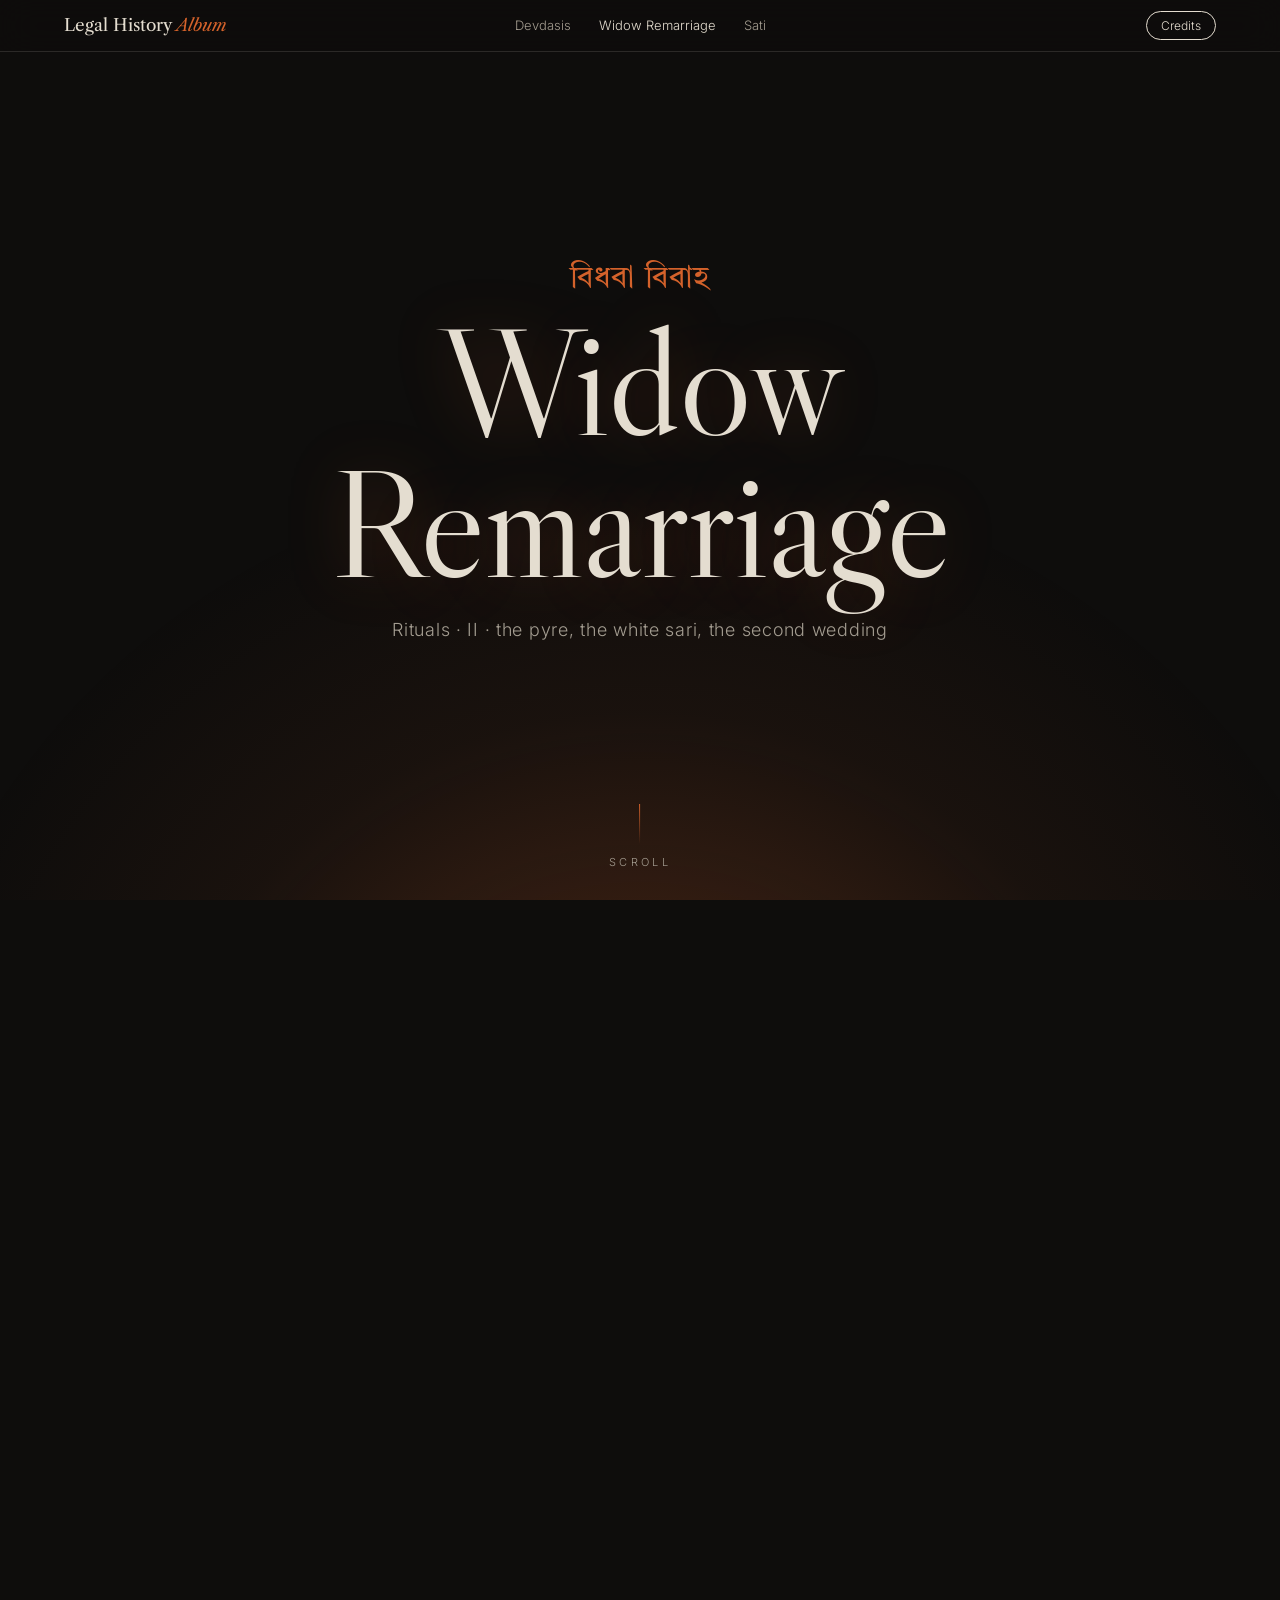
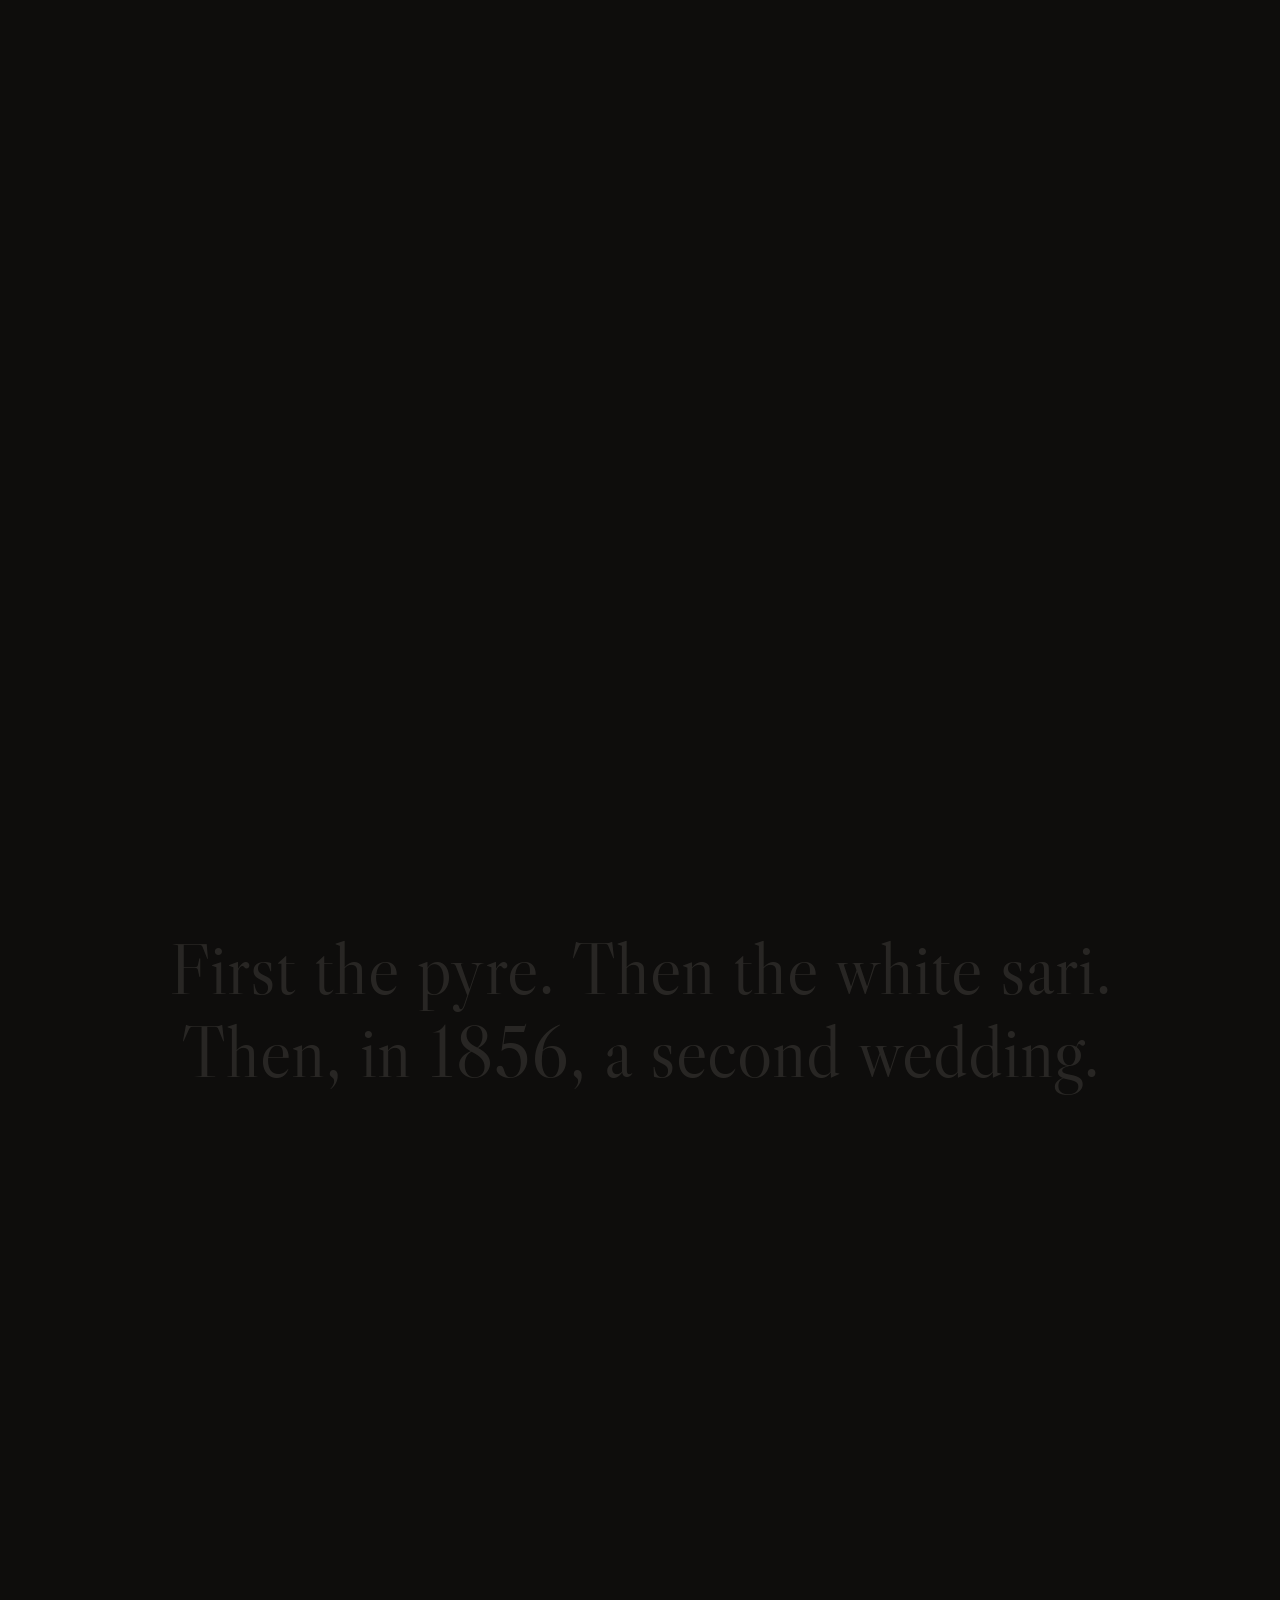
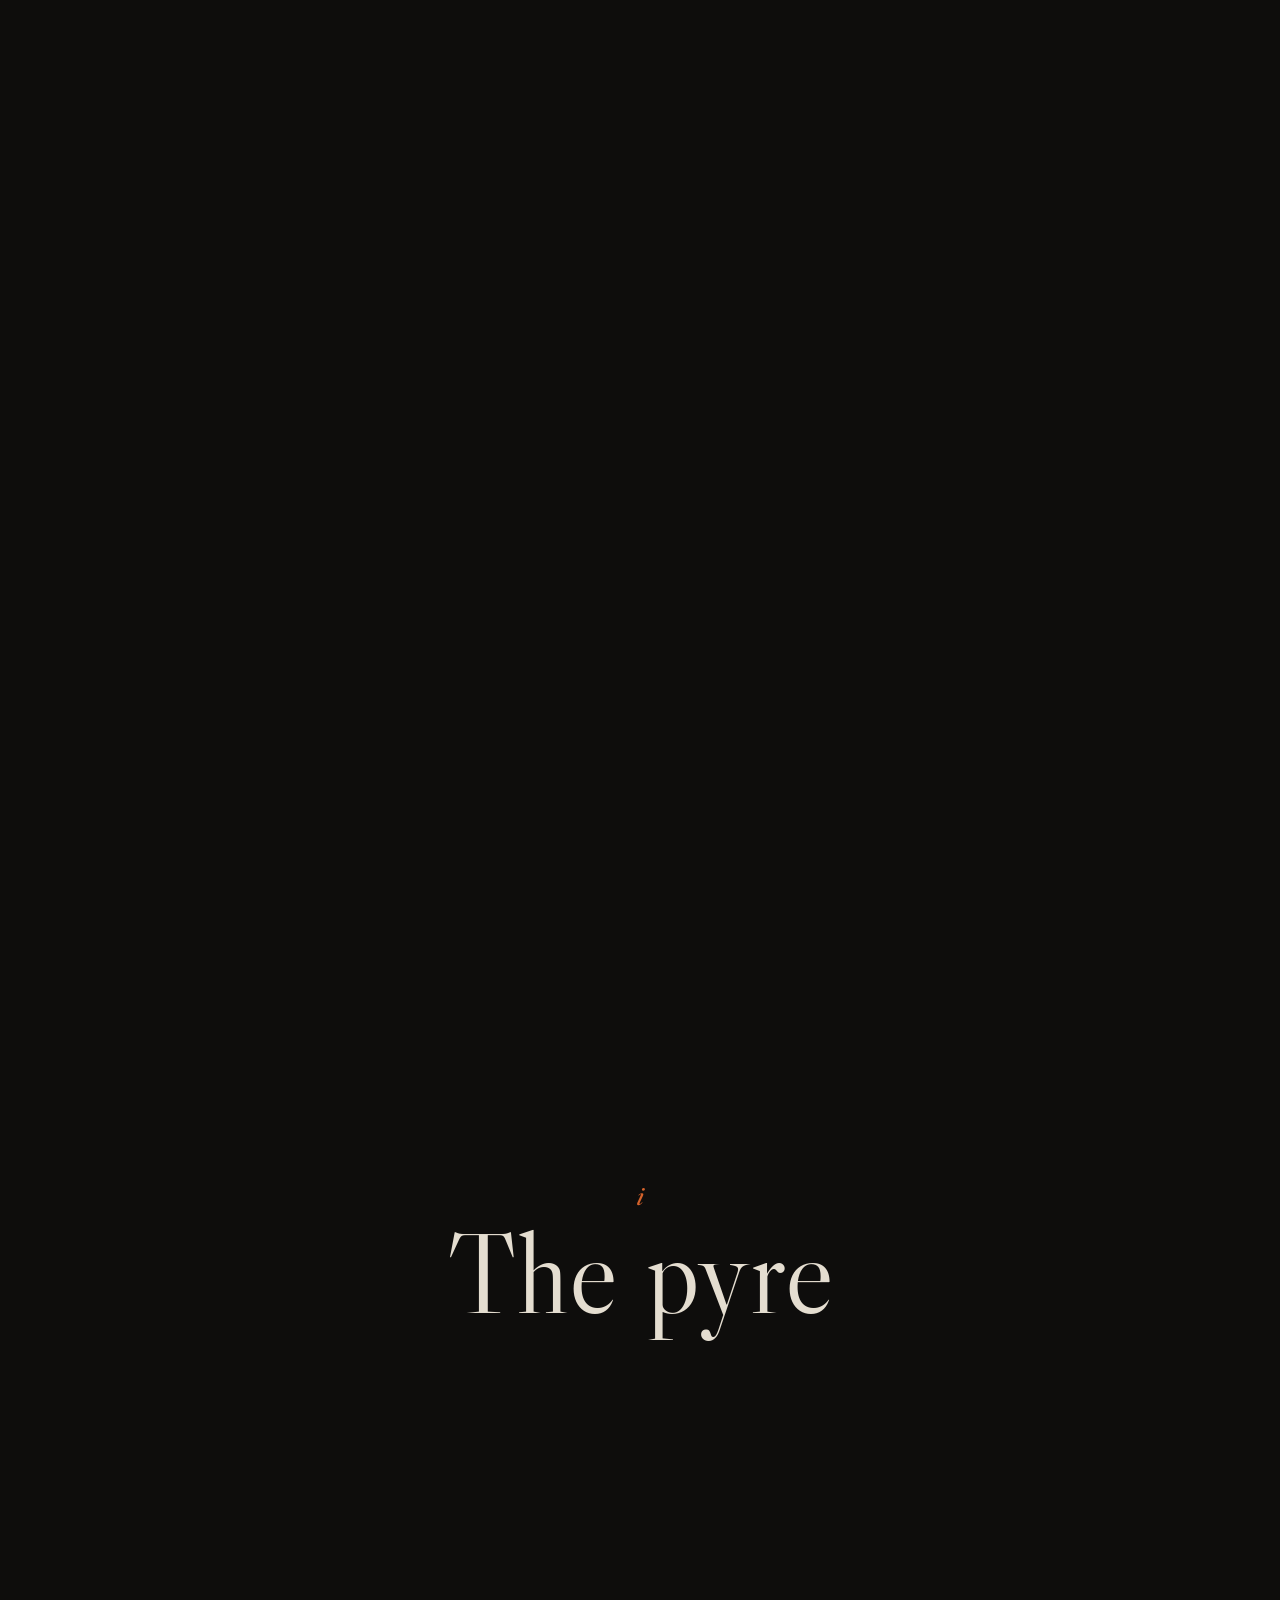
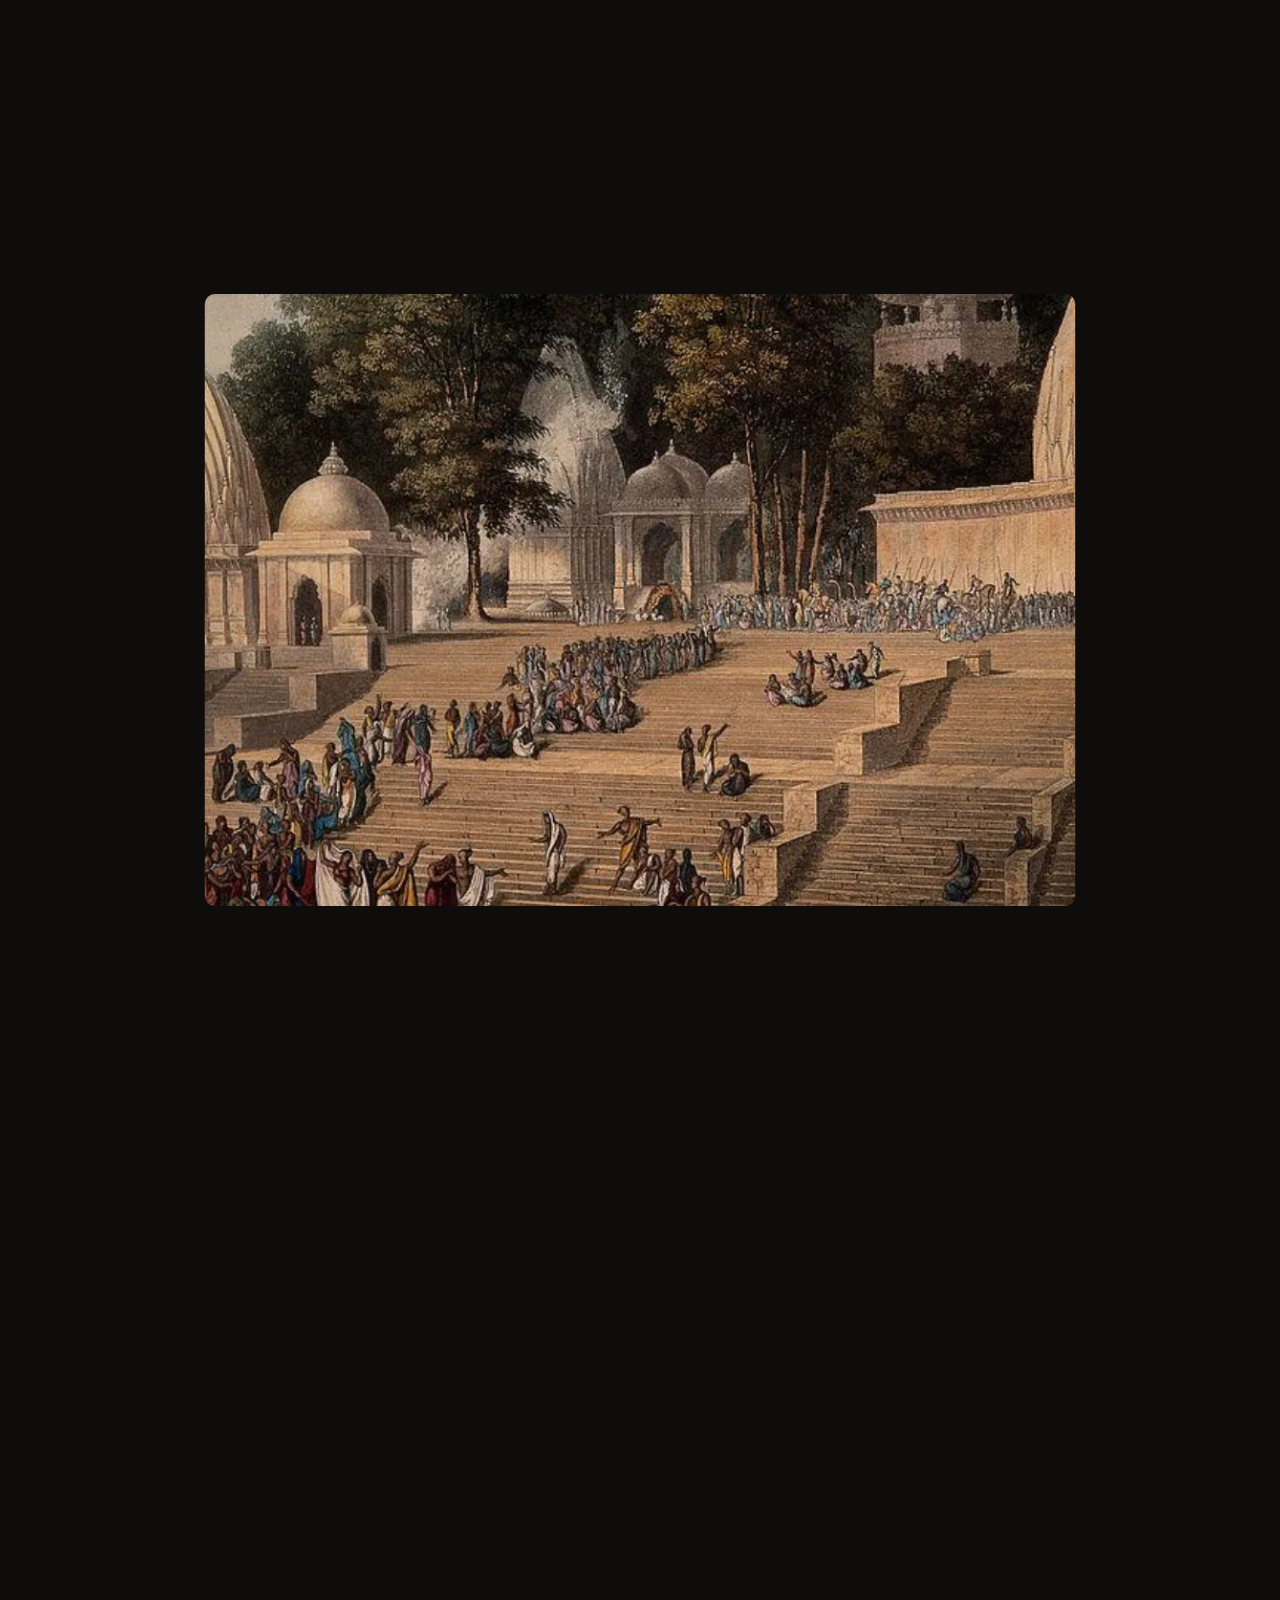
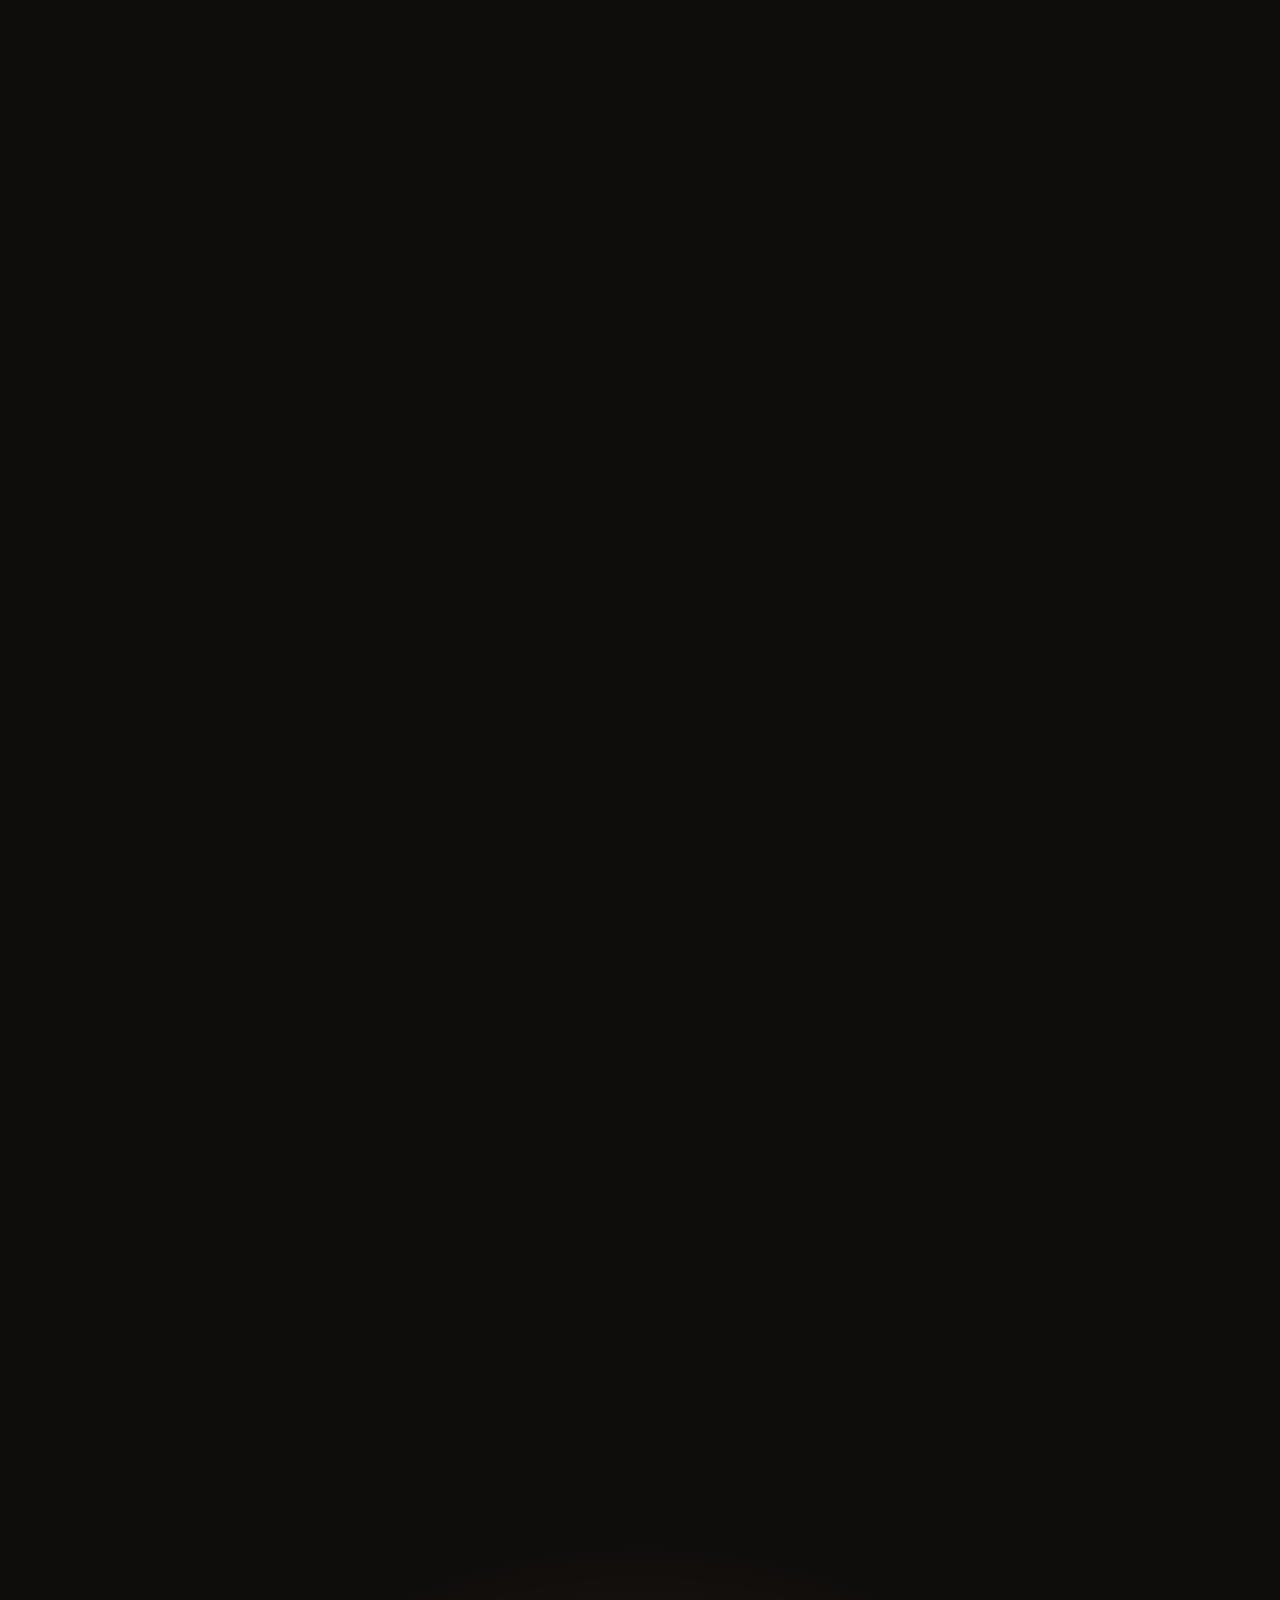
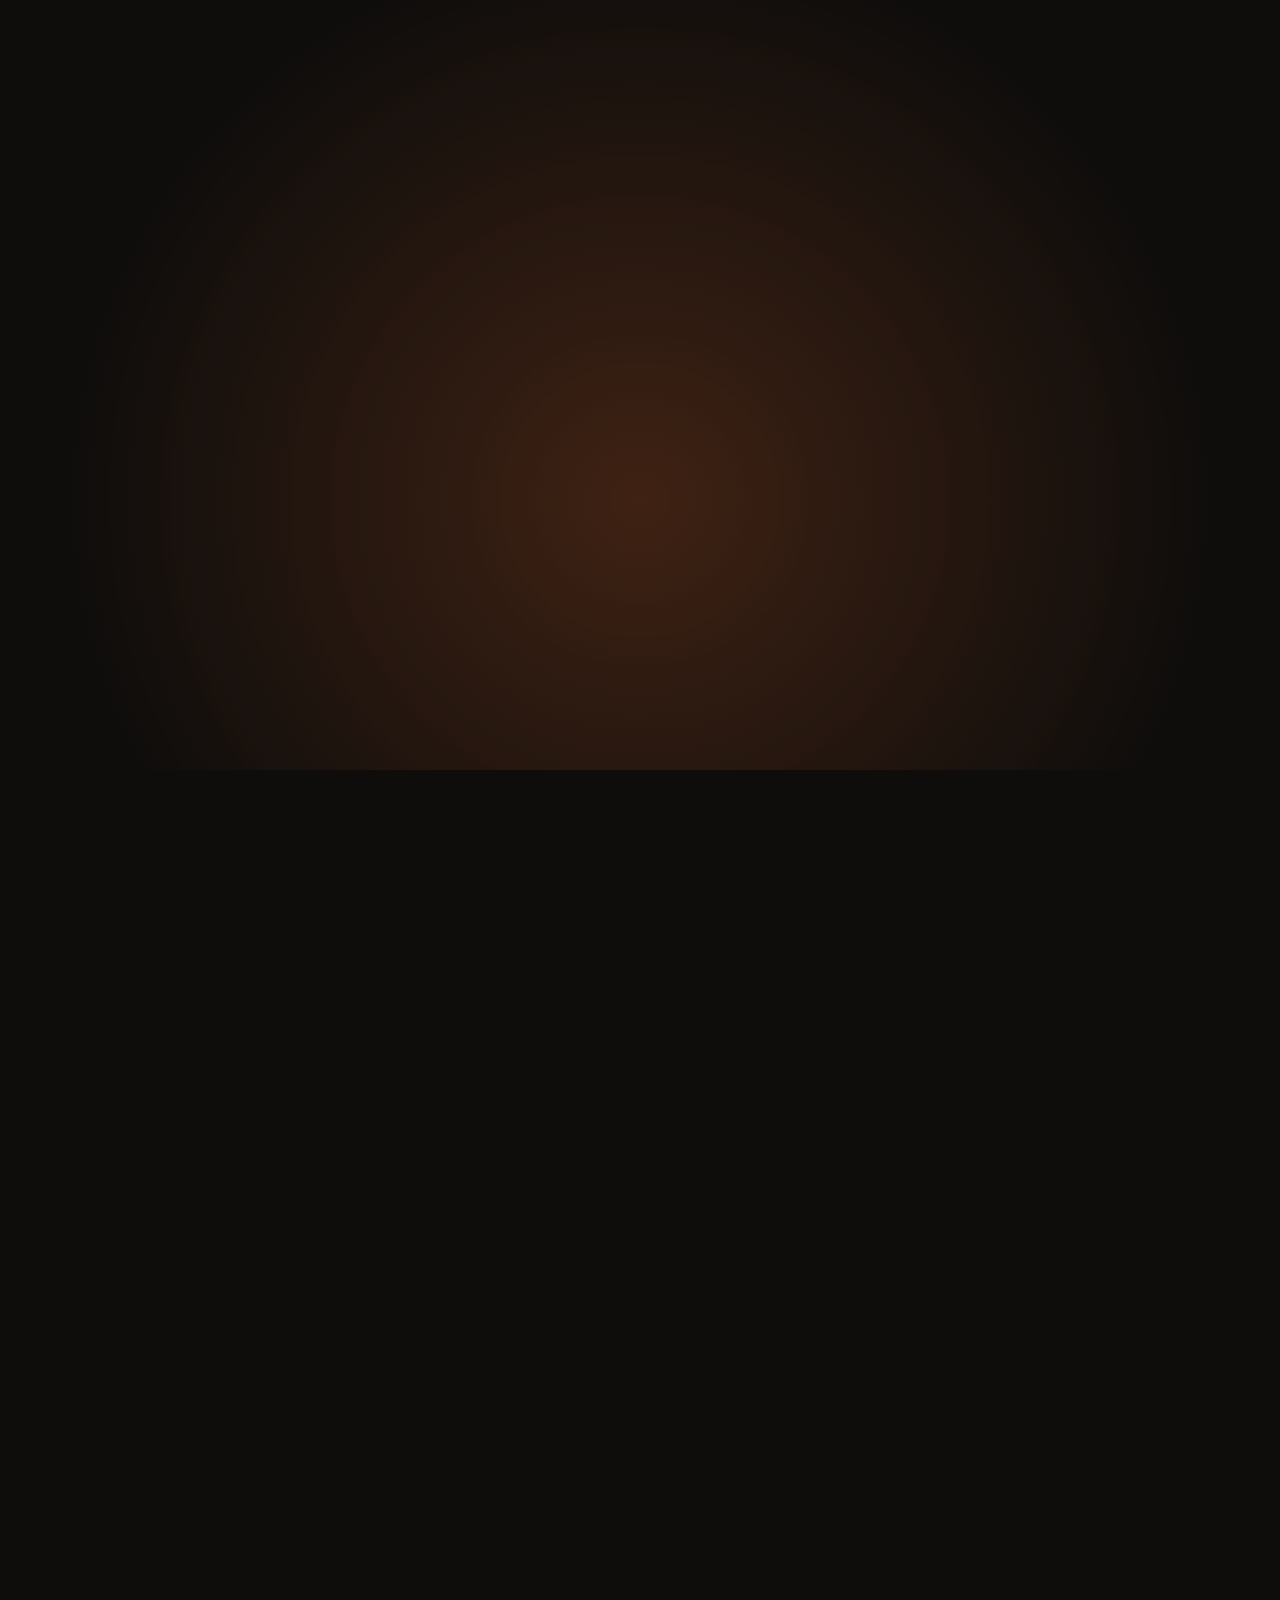
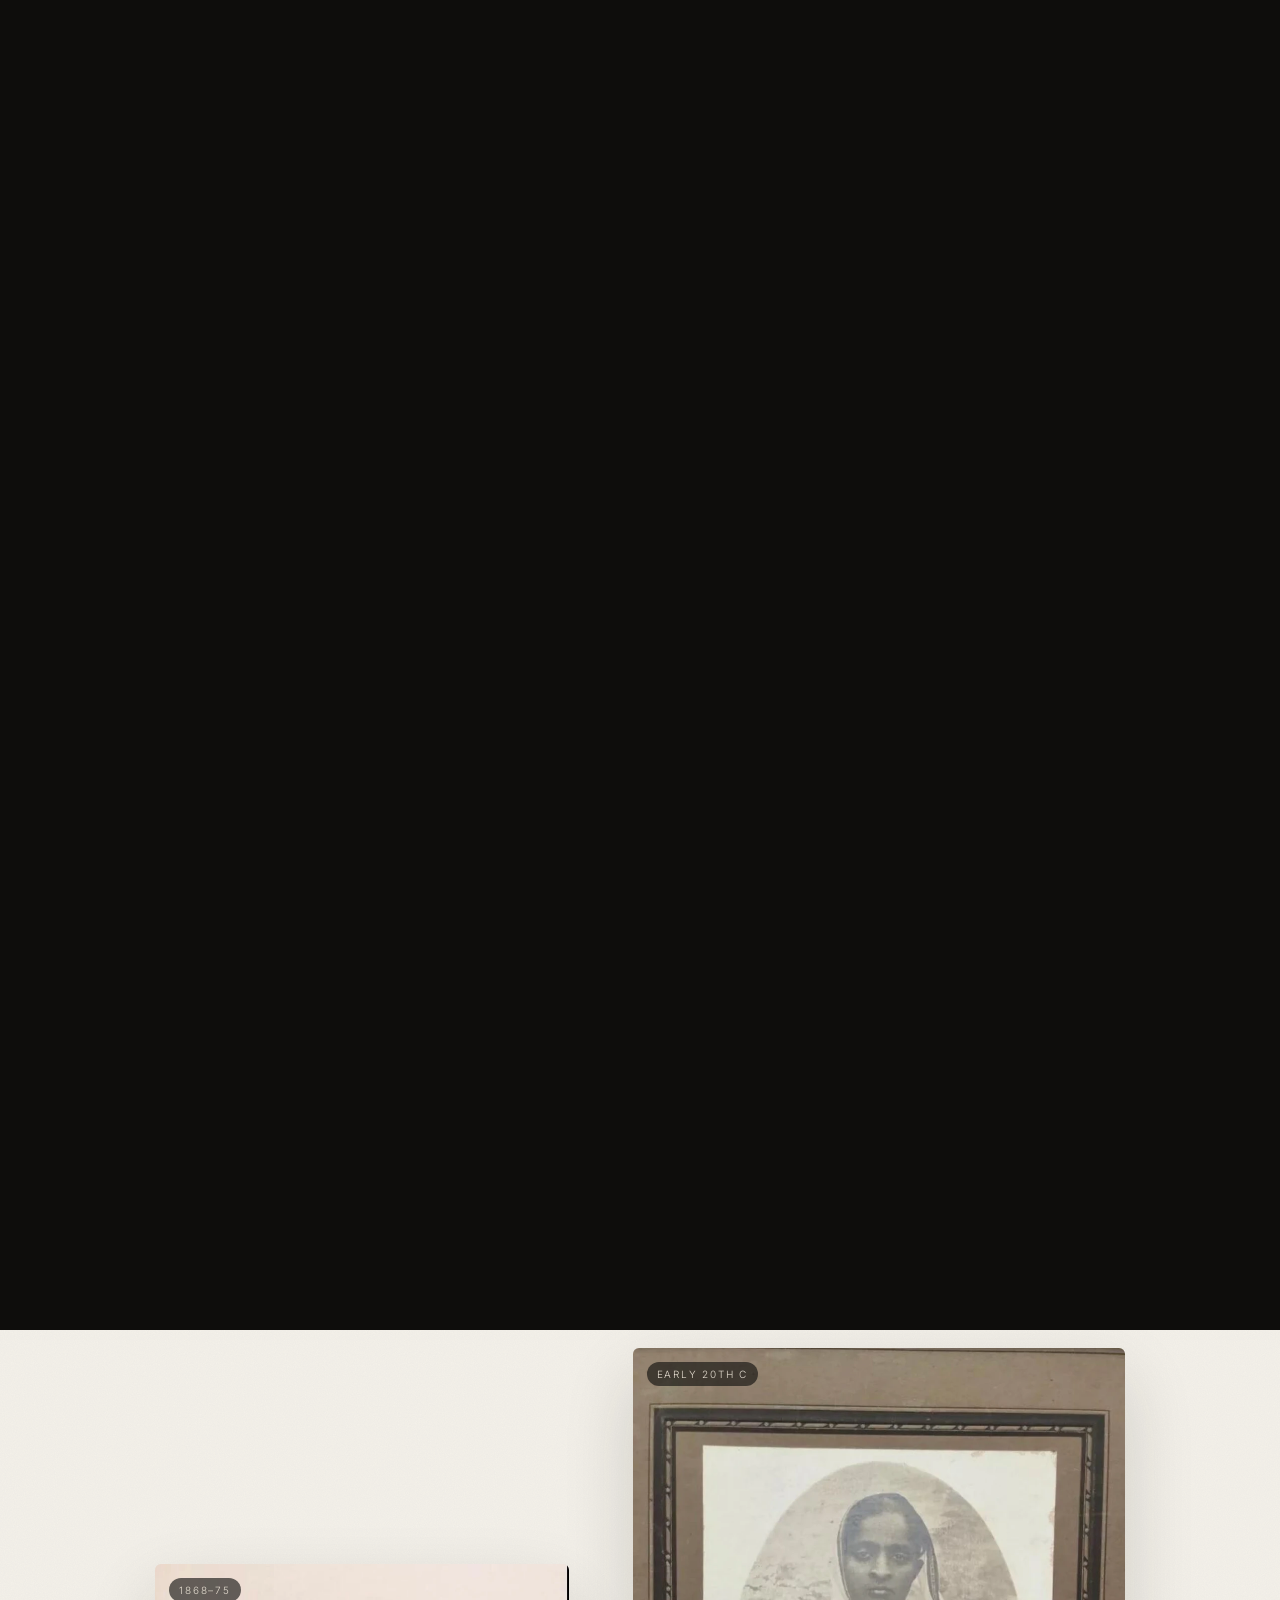
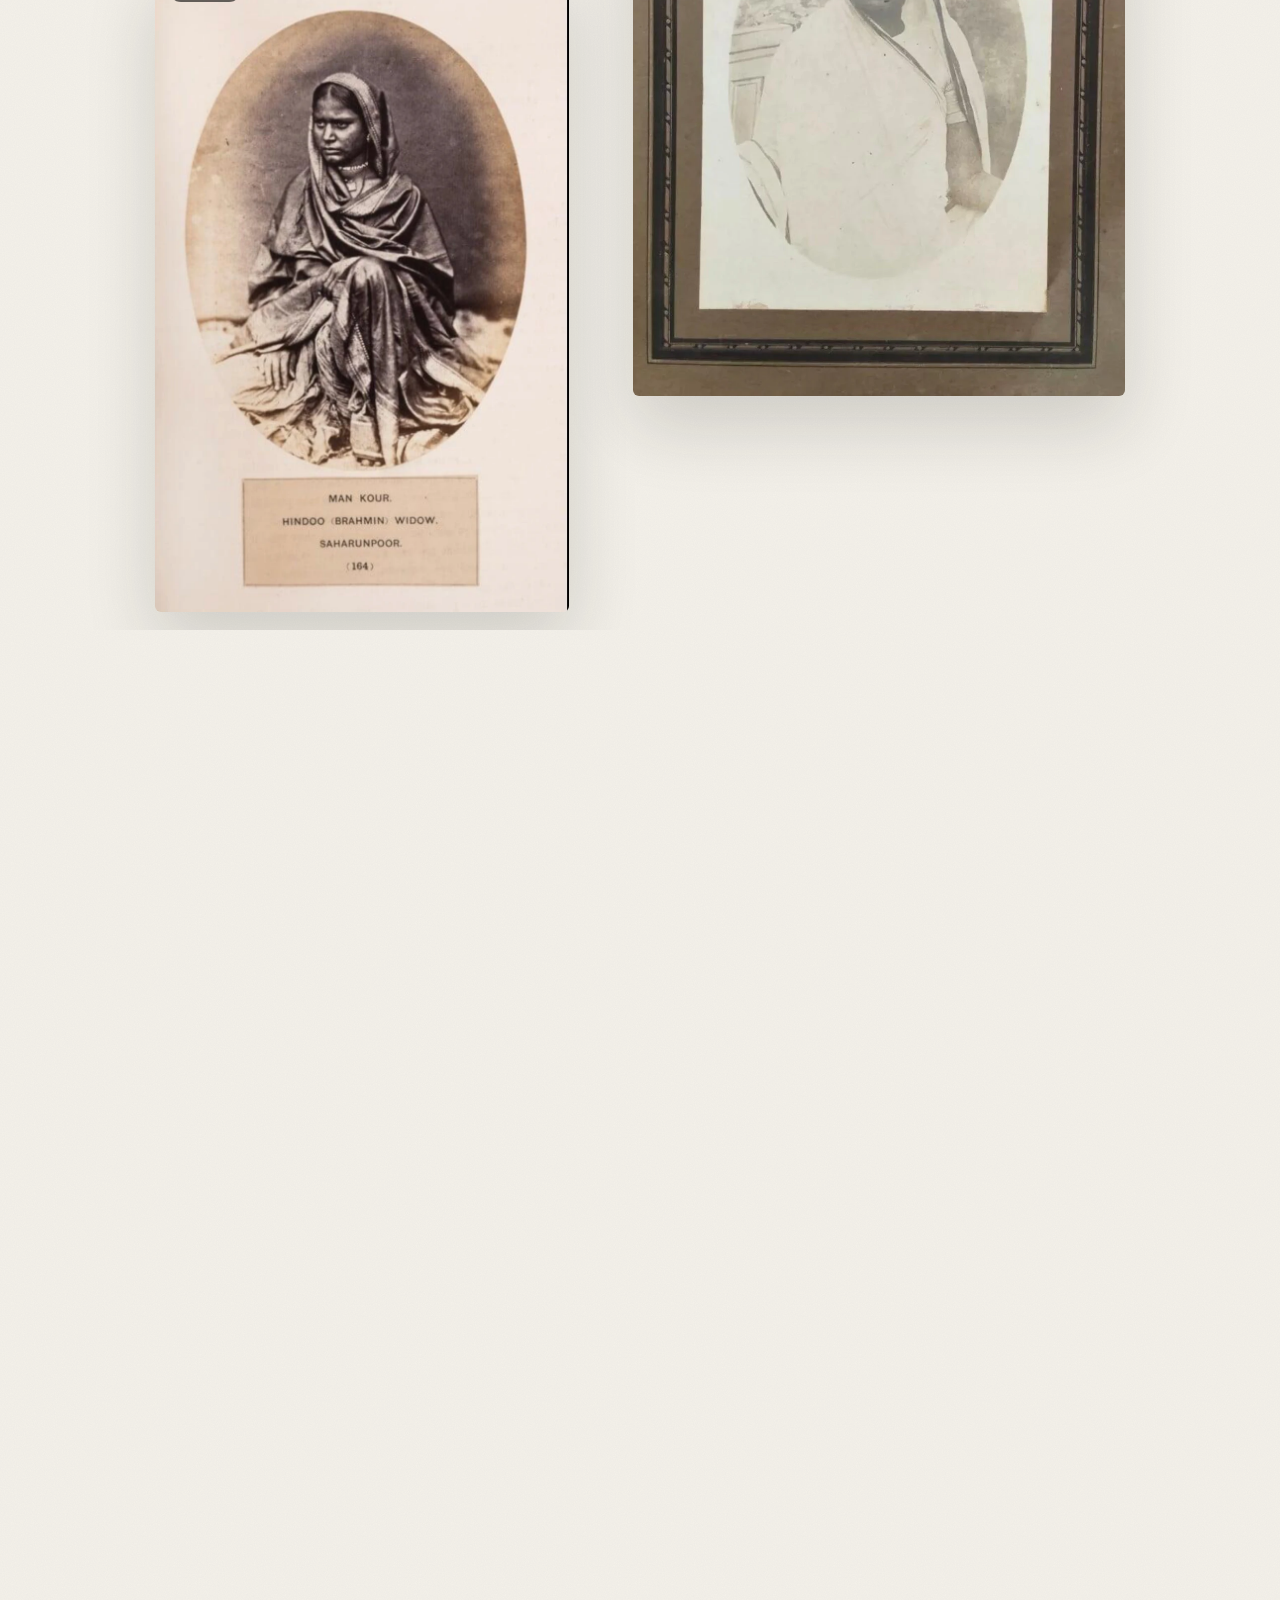
<file: page-2.html>
<!doctype html>
<html lang="en">
<head>
<meta charset="utf-8">
<meta name="viewport" content="width=device-width, initial-scale=1">
<title>Widow Remarriage</title>
<meta name="description" content="An album on the ritual of widowhood and its undoing: from the pyre to the white sari to the second wedding, 1820s–1856.">
<link rel="preconnect" href="https://fonts.googleapis.com">
<link rel="preconnect" href="https://fonts.gstatic.com" crossorigin>
<link href="https://fonts.googleapis.com/css2?family=Libre+Caslon+Display&family=Libre+Caslon+Text:ital,wght@0,400;0,700;1,400&family=Inter:wght@300;400;500;600&family=Tiro+Bangla&display=swap" rel="stylesheet">
<link rel="stylesheet" href="widow.css?v=6">
<link rel="stylesheet" href="narrator.css?v=6">
</head>
<body data-part="dark">

<div class="progress" aria-hidden="true"><span></span></div>

<header class="nav">
  <a class="nav-brand" href="index.html">Legal History <em>Album</em></a>
  <nav class="nav-links" aria-label="Album pages">
    <a href="index.html">Devdasis</a>
    <a href="page-2.html" class="active" aria-current="page">Widow Remarriage</a>
    <a href="page-3.html">Sati</a>
  </nav>
  <a class="nav-cta" href="#credits">Credits</a>
</header>

<main>

<!-- ================= HERO: embers ================= -->
<section class="scene hero" data-scene="hero">
  <div class="sticky">
    <div class="embers" aria-hidden="true"></div>
    <div class="hero-glow" aria-hidden="true"></div>
    <div class="hero-copy">
      <p class="bangla" lang="bn">বিধবা বিবাহ</p>
      <h1 class="hero-title">Widow<br>Remarriage</h1>
      <p class="hero-sub">Rituals · II <span>· the pyre, the white sari, the second wedding</span></p>
    </div>
    <p class="scroll-cue" aria-hidden="true"><span></span>Scroll</p>
  </div>
</section>

<section class="scene prologue" data-scene="words">
  <div class="sticky">
    <p class="big-words" data-split>First the pyre. Then the white sari. Then, in 1856, a second wedding.</p>
  </div>
</section>

<!-- ================= I · THE PYRE ================= -->
<section class="chapter chapter-tall reveal" id="pyre-title">
  <p class="chapter-num">i</p>
  <h2 class="chapter-title">The pyre</h2>
</section>

<section class="scene bleed" data-scene="bleed" id="pyre">
  <div class="sticky">
    <figure class="plate plate-full" tabindex="0">
      <div class="plate-media"><img src="images/widow/grindlay-preparation-suttee.webp" width="1540" height="1309" alt="Coloured aquatint of crowds on the steps of a river ghat beneath temples"></div>
      <figcaption>
        <span class="plate-meta">1826–30 · Aquatint</span>
        <span class="plate-line">"Preparation for a Suttee, or the Immolation of a Hindoo Widow", from a drawing by Capt. Grindlay.</span>
        <span class="plate-credit">Robert Melville Grindlay, <i>Scenery, Costumes and Architecture, Chiefly on the Western Side of India</i></span>
      </figcaption>
    </figure>
  </div>
</section>

<section class="scene stack" data-scene="stack" id="pyre-stack">
  <div class="sticky">
    <figure class="plate stack-card" tabindex="0">
      <div class="plate-media"><img src="images/widow/widow-walks-into-fire.webp" width="1084" height="768" alt="Hand-coloured print of a woman walking towards a large fire as men with poles stand by"></div>
      <figcaption>
        <span class="plate-meta">Early 19th c · Hand-coloured engraving</span>
        <span class="plate-line">A widow walks towards the fire as men stand by with poles.</span>
      </figcaption>
    </figure>
    <figure class="plate stack-card" tabindex="0">
      <div class="plate-media"><img src="images/widow/ceremony-burning-widow.webp" width="1865" height="1303" alt="Engraving of a widow led towards a covered pyre while musicians play"></div>
      <figcaption>
        <span class="plate-meta">19th c · Wood engraving</span>
        <span class="plate-line">"Ceremony of burning a Hindu widow with the body of her late husband."</span>
      </figcaption>
    </figure>
    <figure class="plate stack-card" tabindex="0">
      <div class="plate-media"><img src="images/widow/wittwenverbrennung.webp" width="1010" height="1322" alt="German wood engraving of a widow bound to a stake above her husband's pyre before a crowd"></div>
      <figcaption>
        <span class="plate-meta">1880s · Wood engraving</span>
        <span class="plate-line">"Eine Wittwenverbrennung in Ostindien": a widow-burning, as a German magazine imagined it.</span>
        <span class="plate-credit">H. Merté after A. Wanjura, engraved by R. Brendamour</span>
      </figcaption>
    </figure>
  </div>
</section>

<!-- the fire goes out: ember-dark turns to ash-white -->
<section class="scene ash" data-scene="ash" id="ash">
  <div class="sticky">
    <div class="ash-white" aria-hidden="true"></div>
    <div class="ash-copy">
      <p class="ash-year">1829</p>
      <p class="ash-line">Regulation XVII · sati is outlawed in Bengal.</p>
    </div>
    <div class="ash-after">
      <p class="chapter-num">ii</p>
      <h2 class="chapter-title">The white sari</h2>
    </div>
  </div>
</section>

<!-- ================= II · THE WHITE SARI ================= -->
<div class="part-light">

<section class="scene pair" data-scene="pair" id="white-sari">
  <div class="sticky">
    <figure class="plate pair-a" tabindex="0">
      <div class="plate-media"><img src="images/widow/man-kour-people-of-india.webp" width="836" height="1310" alt="Oval albumen portrait of a seated woman in a dark sari, mounted above a printed label"></div>
      <figcaption>
        <span class="plate-meta">1868–75 · Albumen print</span>
        <span class="plate-line">"Man Kour. Hindoo (Brahmin) widow. Saharunpoor." Plate 164.</span>
        <span class="plate-credit">Watson and Kaye, eds., <i>The People of India</i></span>
      </figcaption>
    </figure>
    <figure class="plate pair-b" tabindex="0">
      <div class="plate-media"><img src="images/widow/white-sari-portrait.webp" width="979" height="1289" alt="Mounted oval studio portrait of a woman in a white sari"></div>
      <figcaption>
        <span class="plate-meta">Early 20th c · Studio photograph</span>
        <span class="plate-line">A woman in a plain white sari, mounted in a card frame.</span>
      </figcaption>
    </figure>
  </div>
</section>

<!-- ================= III · THE PANDIT ================= -->
<section class="chapter reveal">
  <p class="chapter-num">iii</p>
  <h2 class="chapter-title">The pandit</h2>
</section>

<section class="scene pandit" data-scene="pandit" id="pandit">
  <div class="sticky">
    <div class="pandit-grid">
      <div class="pandit-text">
        <p class="bangla bangla-big" lang="bn">বিধবা বিবাহ</p>
        <p class="pandit-line"><i>Bidhoba bibaho</i>, "widow marriage": the opening words of his 1855 tract.</p>
      </div>
      <figure class="plate pandit-portrait" tabindex="0">
        <div class="plate-media"><img src="images/widow/vidyasagar.jpg" width="952" height="1198" alt="Colourised portrait of Ishwar Chandra Vidyasagar seated in a blue shawl, holding a book"></div>
        <figcaption>
          <span class="plate-meta">19th c · Photograph, colourised</span>
          <span class="plate-line">Ishwar Chandra Vidyasagar, the Sanskrit scholar who argued that widows may marry again.</span>
        </figcaption>
      </figure>
    </div>
  </div>
</section>

<!-- ================= IV · THE ACT ================= -->
<section class="chapter reveal">
  <p class="chapter-num">iv</p>
  <h2 class="chapter-title">The Act</h2>
  <p class="chapter-dates">Act XV of 1856</p>
</section>

<section class="scene act" data-scene="act" id="act">
  <div class="sticky">
    <div class="act-stage">
      <div class="act-doc">
        <img src="images/widow/act-xv-1856.webp" width="1000" height="1304" alt="Printed text of the Hindu Widows' Re-marriage Act, 1856, preamble and sections 1 and 2">
        <span class="act-mark act-mark-1" aria-hidden="true"></span>
        <span class="act-mark act-mark-2" aria-hidden="true"></span>
      </div>
    </div>
    <ol class="act-notes">
      <li class="act-note" data-n="0"><b>25 July 1856</b> "An Act to remove all legal obstacles to the marriage of Hindu Widows."</li>
      <li class="act-note" data-n="1"><b>Section 1</b> A widow's second marriage is valid, and so are its children.</li>
      <li class="act-note" data-n="2"><b>Section 2</b> On remarriage, she loses her rights in her late husband's property.</li>
    </ol>
  </div>
</section>

<section class="signer">
  <figure class="plate signer-portrait reveal" tabindex="0">
    <div class="plate-media"><img src="images/widow/canning.jpg" width="748" height="1022" alt="Steel engraving of Charles Canning seated" loading="lazy"></div>
    <figcaption>
      <span class="plate-meta">c 1860 · Steel engraving</span>
      <span class="plate-line">Charles Canning, Governor-General when the Act was passed.</span>
    </figcaption>
  </figure>
</section>

<!-- ================= V · THE SECOND WEDDING ================= -->
<section class="scene sindoor" data-scene="sindoor" id="sindoor">
  <div class="sticky">
    <svg class="sindoor-line" viewBox="0 0 100 1000" preserveAspectRatio="none" aria-hidden="true">
      <path d="M50 0 C49 160 51.5 320 50 500 C48.6 680 51 840 50 1000" pathLength="1"/>
    </svg>
    <div class="sindoor-copy">
      <p class="chapter-num">v · The second wedding</p>
      <p class="sindoor-date">7 December 1856</p>
      <p class="sindoor-line-text">Calcutta · the first widow remarriage under the Act.</p>
    </div>
  </div>
</section>

<!-- ================= VI · AFTER ================= -->
<section class="chapter reveal">
  <p class="chapter-num">vi</p>
  <h2 class="chapter-title">After</h2>
  <p class="chapter-dates">Mid-20th century</p>
</section>

<section class="scene doorway" data-scene="doorway" id="after">
  <div class="sticky">
    <figure class="plate door-plate" tabindex="0">
      <div class="plate-media"><img src="images/widow/widows-doorway.webp" width="789" height="1184" alt="Black-and-white photograph through a doorway of widows in white seated on a floor" loading="lazy"></div>
      <figcaption>
        <span class="plate-meta">Mid-20th c · Photograph</span>
        <span class="plate-line">Widows in white, seen through a doorway.</span>
      </figcaption>
    </figure>
  </div>
</section>

<section class="village">
  <figure class="plate village-plate reveal" tabindex="0">
    <div class="plate-media"><img src="images/widow/widows-village.webp" width="1530" height="1041" alt="Black-and-white photograph of widows in white sitting outside a mud house" loading="lazy"></div>
    <figcaption>
      <span class="plate-meta">Mid-20th c · Photograph</span>
      <span class="plate-line">Widows outside a village house.</span>
    </figcaption>
  </figure>
  <p class="closing reveal">The law changed in 1856.<br>The white sari stayed.</p>
</section>

<!-- ================= POSTSCRIPT (outside the historical album) ================= -->
<section class="postscript" id="postscript">
  <p class="post-label">Postscript · outside the album · today</p>
  <div class="phone reveal">
    <video src="media/widow-film.mp4" playsinline muted loop preload="metadata" aria-label="News clip of a widow's second wedding"></video>
    <button class="sound" type="button" aria-label="Turn sound on">Sound off</button>
  </div>
  <p class="post-line">A father-in-law gives away his widowed daughter-in-law at her second wedding. News clip, 2020s.</p>
</section>

<!-- ================= CREDITS (Chicago) ================= -->
<section class="credits" id="credits">
  <h2>Image credits</h2>
  <p class="credit-style">Notes in order of appearance · Chicago Manual of Style, 17th ed.</p>
  <ol class="credit-list">
    <li>Robert Melville Grindlay, <i>Preparation for a Suttee, or the Immolation of a Hindoo Widow</i>, etched by J. Willis and H. Melville, engraved by R. G. Reeve, aquatint, in <i>Scenery, Costumes and Architecture, Chiefly on the Western Side of India</i> (London, 1826–30).</li>
    <li><i>A Widow Walking into the Fire</i>, early nineteenth century, hand-coloured engraving.</li>
    <li><i>Ceremony of Burning a Hindu Widow with the Body of Her Late Husband</i>, nineteenth century, wood engraving.</li>
    <li>H. Merté after A. Wanjura, <i>Eine Wittwenverbrennung in Ostindien</i>, engraved by R. Brendamour, 1880s, wood engraving.</li>
    <li>"Man Kour, Hindoo (Brahmin) Widow, Saharunpoor," plate 164, albumen print, in <i>The People of India</i>, ed. J. Forbes Watson and John William Kaye (London: India Museum, 1868–75).</li>
    <li><i>Portrait of a Woman in a White Sari</i>, early twentieth century, mounted studio photograph.</li>
    <li><i>Ishwar Chandra Vidyasagar</i>, nineteenth century, photograph, digitally colourised.</li>
    <li><i>The Hindu Widows' Re-marriage Act, 1856</i>, Act No. XV of 1856, 25 July 1856, printed text.</li>
    <li><i>Charles John, Earl Canning</i>, ca. 1860, steel engraving.</li>
    <li><i>Widows Seen through a Doorway</i>, mid-twentieth century, gelatin silver print.</li>
    <li><i>Widows outside a Village House</i>, mid-twentieth century, gelatin silver print.</li>
    <li>Postscript: news video of a widow's remarriage, 2020s, digital video.</li>
  </ol>
  <h2 class="credits-sub">Sources for the narrator's notes</h2>
  <ul class="biblio">
    <li>Bengal Sati Regulation, 1829. Regulation XVII of 1829.</li>
    <li><i>Hindu Widows' Re-marriage Act, 1856</i>. Act No. XV of 1856.</li>
    <li>Vidyasagar, Ishwar Chandra. <i>Bidhoba bibaho prochalito howa uchit kina etadbishayak prostab</i>. Calcutta, 1855.</li>
  </ul>
</section>

</div><!-- /part-light -->

</main>

<footer class="foot">
  <p>Legal History Album · Rituals · Widow Remarriage</p>
  <nav><a href="index.html">Devdasis</a><a href="page-2.html">Widow Remarriage</a><a href="page-3.html">Sati</a></nav>
</footer>

<!-- ============ NARRATOR ============
     Same component as the Devdasis page (narrator.js). Edit the moments below.
     trigger / range / side / theme ("ash" dark, "muslin" light) / kicker / text
-->
<script>
window.NARRATOR_OPTIONS = { typeSpeed: 20, minDwell: 900, hysteresis: 0.04 };
window.NARRATOR_MOMENTS = [
  {
    trigger: '#pyre-title', range: [0.3, 0.85], side: 'left', theme: 'ash',
    kicker: 'Did you know?',
    text: 'Sati means a virtuous wife. Europeans used the word, spelt "suttee", for the burning itself.'
  },
  {
    trigger: '#ash', range: [0.02, 0.45], side: 'left', theme: 'ash',
    kicker: 'Did you know?',
    text: 'Bengal outlawed sati in 1829 by Regulation XVII, under Governor-General Lord William Bentinck.'
  },
  {
    trigger: '#ash', range: [0.45, 1.0], side: 'left', theme: 'muslin',
    kicker: 'But the widow still had to live…',
    text: 'For many upper-caste widows that meant a shaved head, a white sari and one meal a day, for life.'
  },
  {
    trigger: '#pandit', range: [0.15, 0.95], side: 'left', theme: 'muslin',
    kicker: 'Did you know?',
    text: 'In 1855 Vidyasagar published a Bengali tract arguing, from the Parashara Smriti, that a widow may marry again.'
  },
  {
    trigger: '#act', range: [0.66, 1.0], side: 'right', theme: 'muslin',
    kicker: 'But read Section 2…',
    text: 'The Act freed her to remarry, and took her late husband\'s property from her when she did.'
  },
  {
    trigger: '#sindoor', range: [0.3, 0.95], side: 'right', theme: 'muslin',
    kicker: 'Did you know?',
    text: 'The groom was Srishchandra Vidyaratna; the bride, the widow Kalimati Devi. Vidyasagar arranged the wedding.'
  },
  {
    trigger: '#after', range: [0.2, 0.95], side: 'right', theme: 'muslin',
    kicker: 'Did you know?',
    text: 'Remarriage stayed rare for generations after 1856. The Act made it legal, not common.'
  }
];
</script>

<template id="narrator-art">
  <svg class="nar-svg" viewBox="0 0 160 285" xmlns="http://www.w3.org/2000/svg" role="img" aria-label="A Bengali pandit in a shawl and dhoti, holding a book">
    <defs>
      <filter id="nar-sketch" x="-5%" y="-5%" width="110%" height="110%">
        <feTurbulence type="fractalNoise" baseFrequency="0.9" numOctaves="2" seed="7" result="n"/>
        <feDisplacementMap in="SourceGraphic" in2="n" scale="1.6" xChannelSelector="R" yChannelSelector="G"/>
      </filter>
    </defs>
    <ellipse class="n-shadow" cx="80" cy="273" rx="40" ry="4.5"/>
    <g class="n-sway" filter="url(#nar-sketch)">
      <!-- dhoti, Bengali drape -->
      <path class="n-cloth n-line" d="M56 166 C54 204 52 238 54 262 L74 264 L80 216 L86 264 L106 262 C108 238 106 204 104 166 Z"/>
      <path class="n-line n-thin" d="M80 172 L80 216 M68 176 C70 206 69 234 65 262 M92 176 C94 206 95 234 98 262 M80 216 C76 232 78 248 74 262"/>
      <!-- slippers -->
      <path class="n-skin n-line" d="M55 262 C51 265 50 269 57 270 L72 270 C75 267 72 263 68 262 Z"/>
      <path class="n-skin n-line" d="M92 262 C88 263 86 267 89 270 L104 270 C111 269 110 265 105 262 Z"/>
      <path class="n-band-line" d="M53 269 L72 269 M89 269 L105 269"/>
      <g class="n-breathe">
        <!-- shawl wrapped over both shoulders -->
        <path class="n-shawl n-line" d="M62 95 C49 100 42 116 41 140 L40 196 L54 200 L56 186 C66 190 74 191 82 191 C98 191 110 187 119 180 L117 136 C116 114 110 101 98 95 C92 99 68 99 62 95 Z"/>
        <path class="n-line n-thin" d="M47 112 C60 130 78 148 98 158 M57 103 C72 118 92 136 114 148 M45 150 C60 162 82 170 104 172 M50 128 C52 152 54 172 54 198"/>
        <!-- book, held at the waist -->
        <g class="n-file">
          <path class="n-paper n-line" d="M62 150 L90 145 L94 171 L66 176 Z"/>
          <path class="n-line n-thin" d="M66 154 L90 149.5 M67 158 L91 153.5"/>
          <path class="n-tape" d="M77 147.5 L80.5 174"/>
        </g>
        <path class="n-skin n-line" d="M70 160 C66 166 72 172 80 168 C84 164 80 158 70 160 Z"/>
        <!-- neck -->
        <path class="n-skin n-line" d="M74 86 L74 96 C77 99 83 99 86 96 L86 86 Z"/>
        <!-- head -->
        <g transform="translate(16 18.4) scale(.8)"><g class="n-head">
          <path class="n-skin n-line" d="M62 58 C62 42 70 34 80 34 C91 34 98 42 98 58 C98 76 91 88 80 88 C69 88 62 76 62 58 Z"/>
          <path class="n-skin n-line" d="M62 60 C57 58 56 67 62 69 M98 60 C103 58 104 67 98 69"/>
          <!-- close-cropped hair at the sides, high forehead -->
          <path class="n-hair" d="M62 57 C60 47 63 41 68 37 C65 45 65 51 66 59 Z"/>
          <path class="n-hair" d="M98 57 C100 47 97 41 92 37 C95 45 95 51 94 59 Z"/>
          <path class="n-line n-thin" d="M66 40 C72 35 88 35 94 40"/>
          <path class="n-line n-thin" d="M66 56 C69 54 74 54 77 56 M83 56 C86 54 91 54 94 56"/>
          <g class="n-eyes"><ellipse cx="72" cy="62.5" rx="1.7" ry="2"/><ellipse cx="88" cy="62.5" rx="1.7" ry="2"/></g>
          <path class="n-line n-thin" d="M80 64 C79 70 78 72 81 73"/>
          <path class="n-line n-thin" d="M74 79 C78 81 82 81 86 79"/>
          <path class="n-line n-thin" d="M70 84 C76 88 84 88 90 84"/>
        </g></g>
      </g>
    </g>
  </svg>
</template>

<script src="widow.js?v=5"></script>
<script src="narrator.js?v=6"></script>
</body>
</html>
</file>
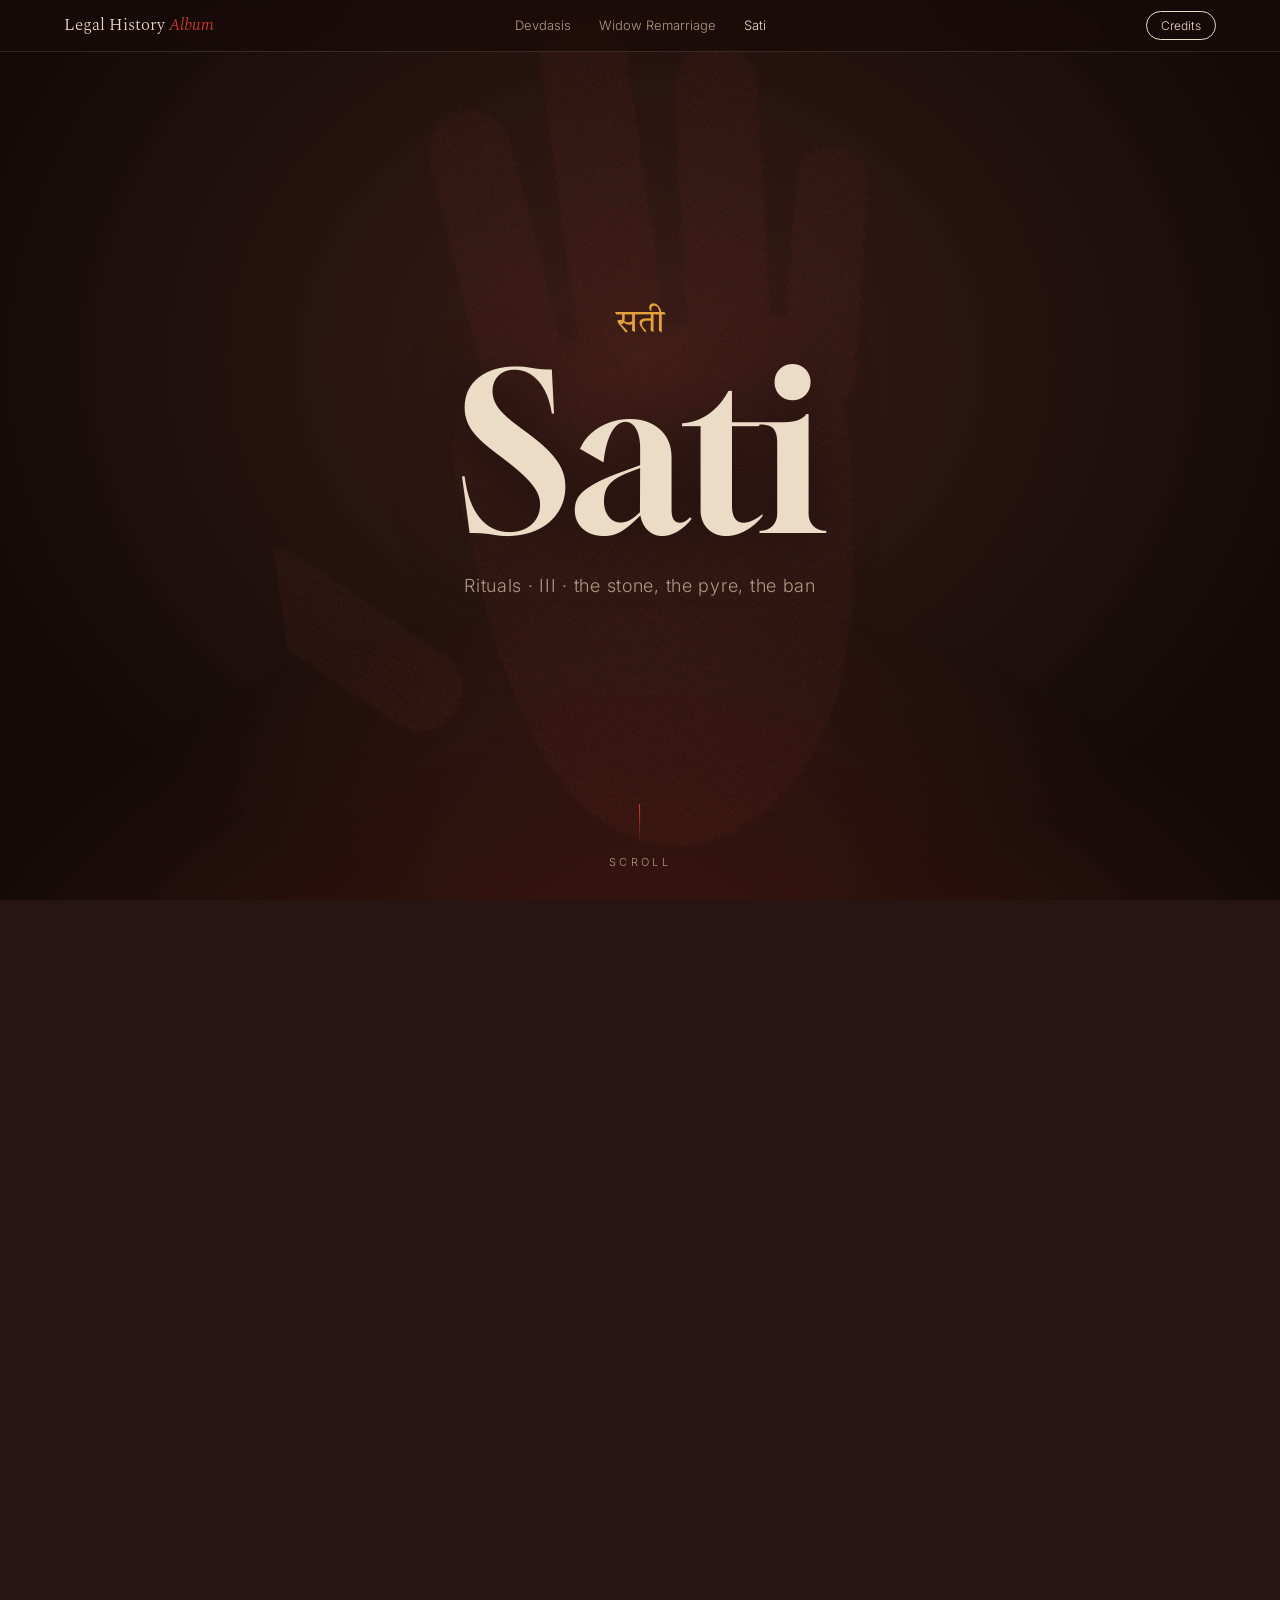
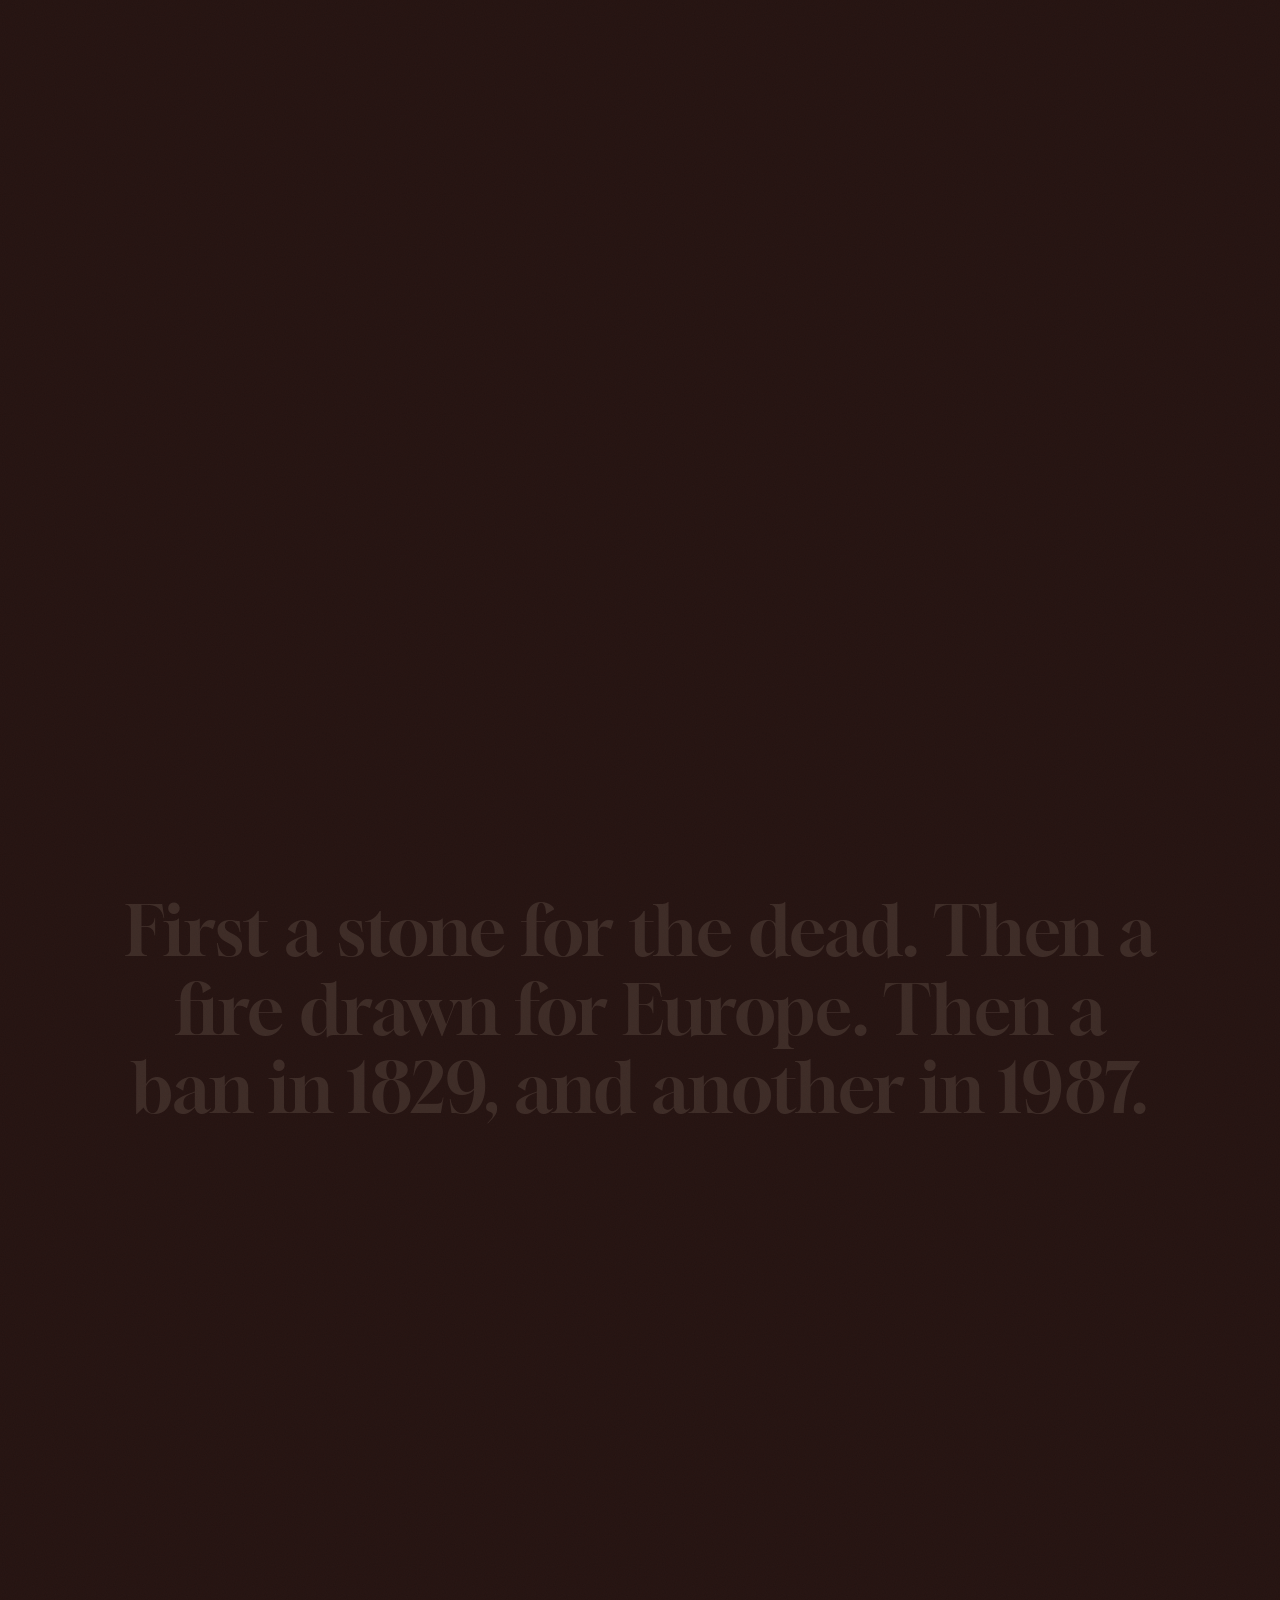
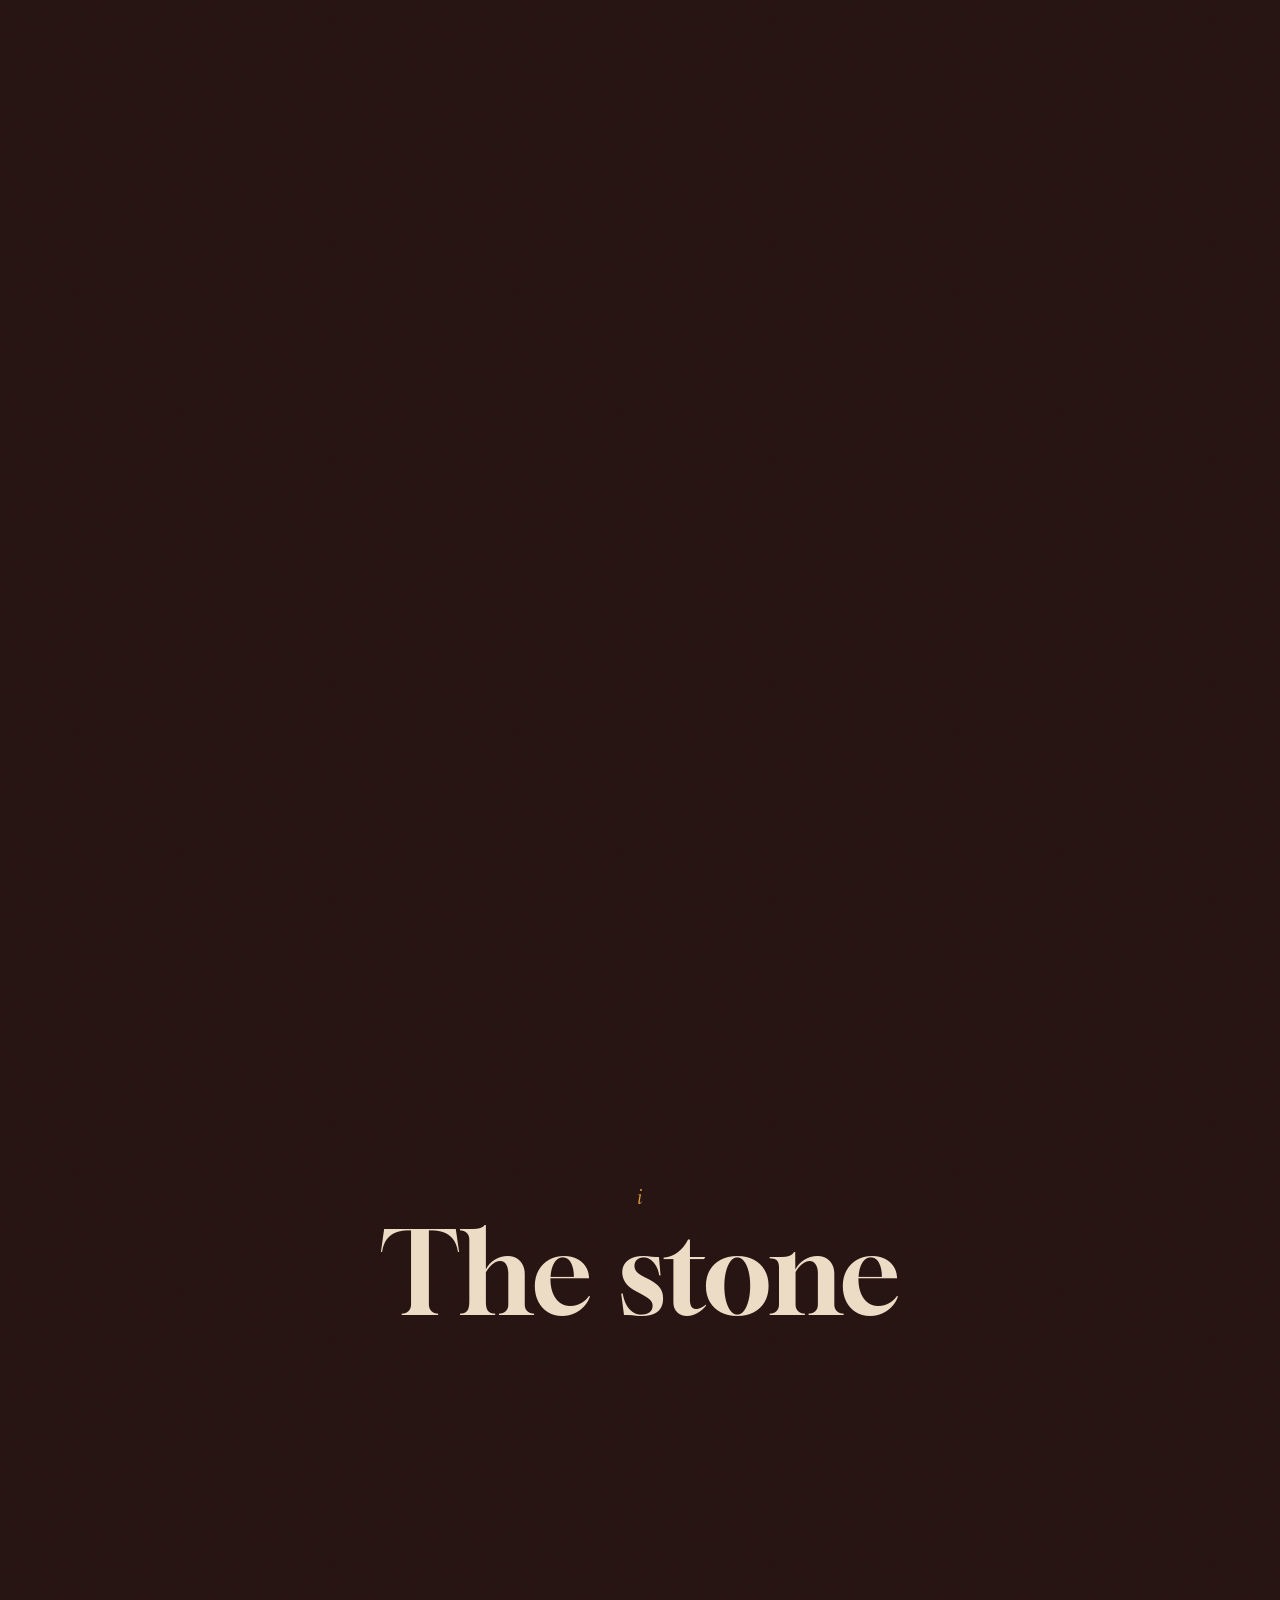
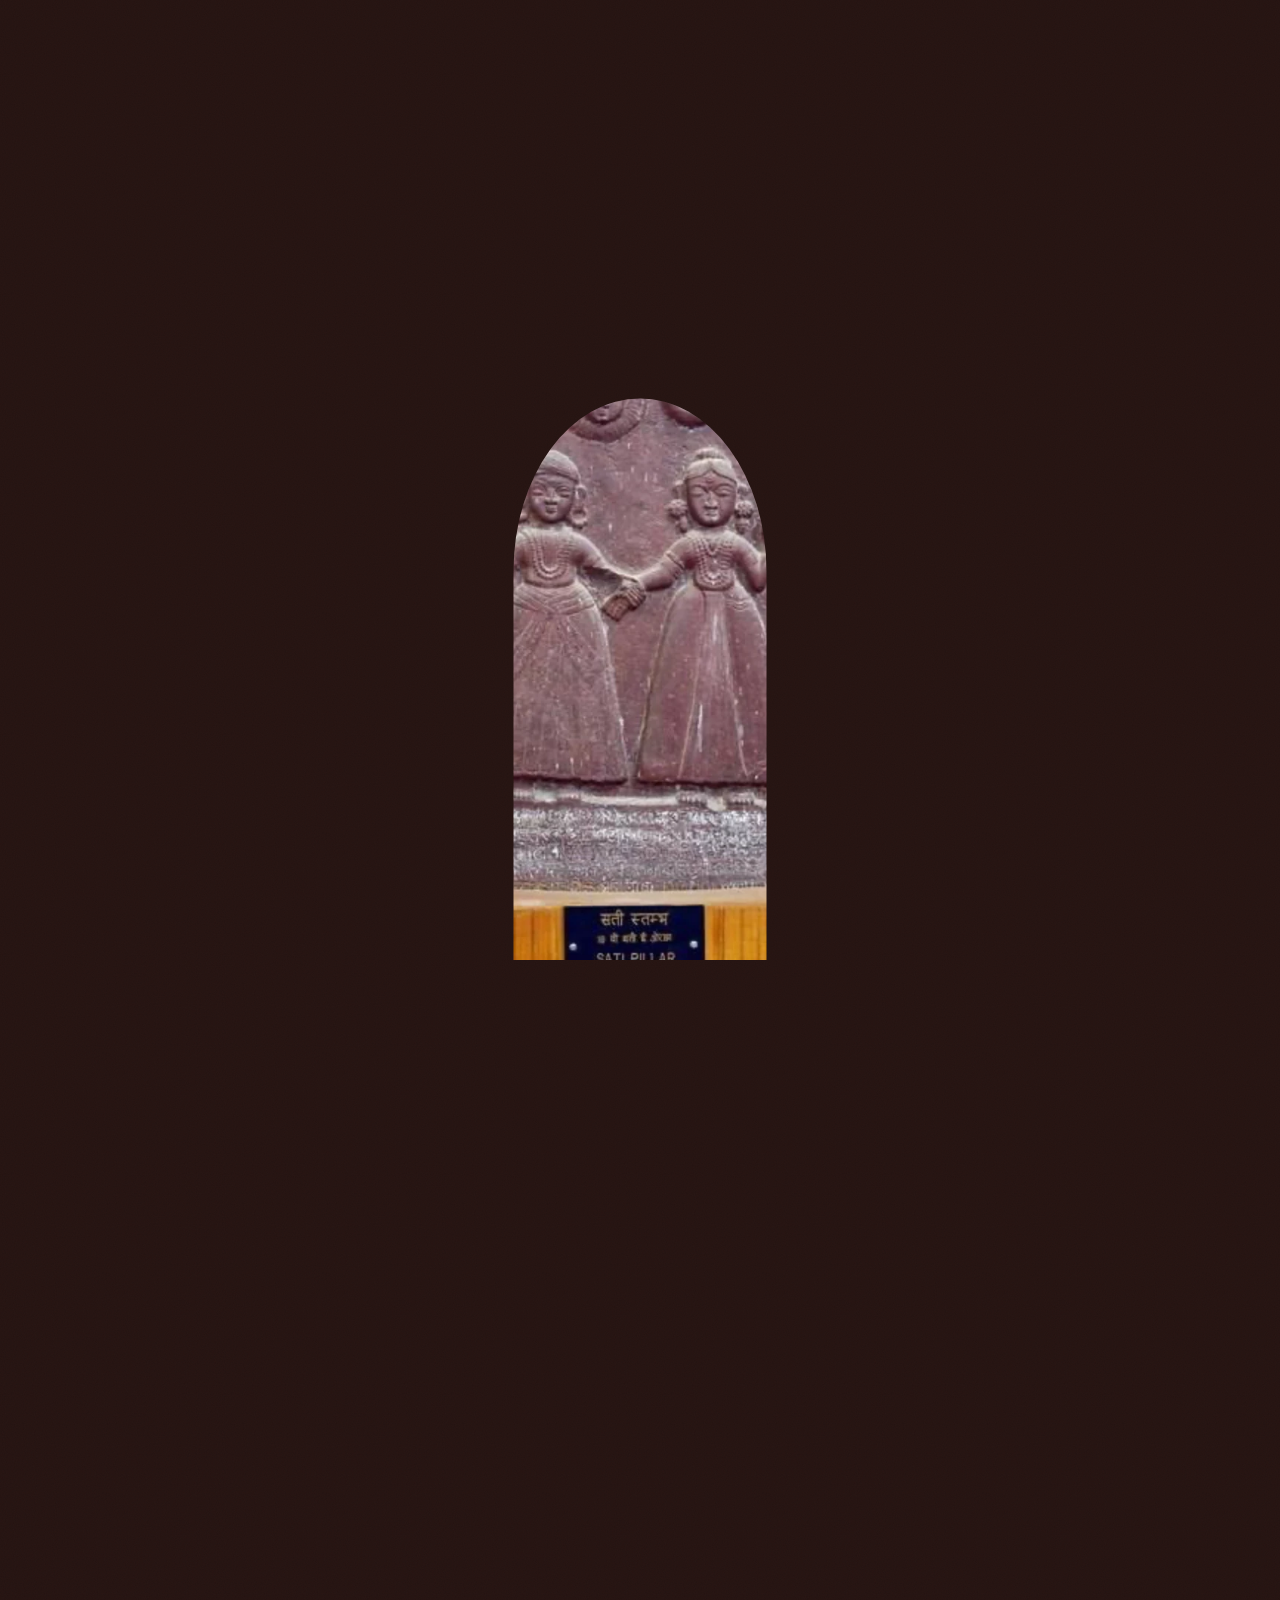
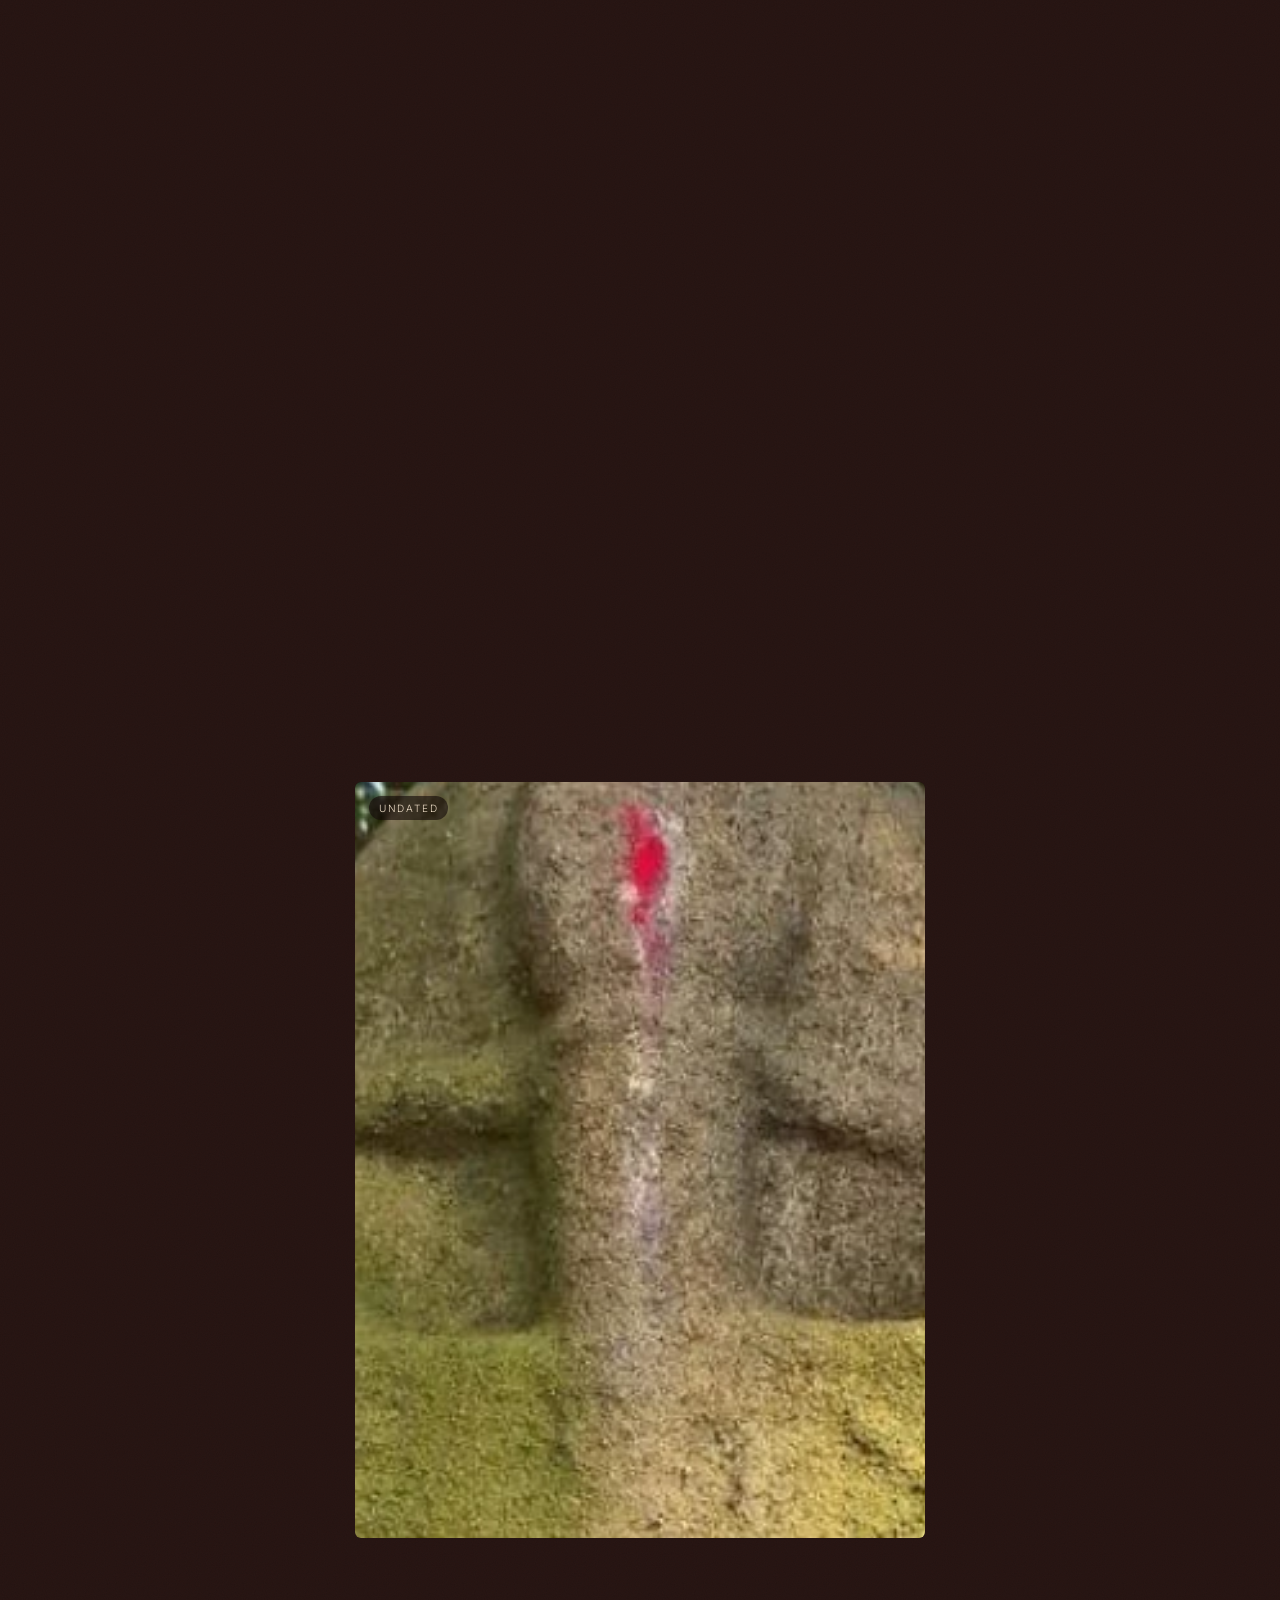
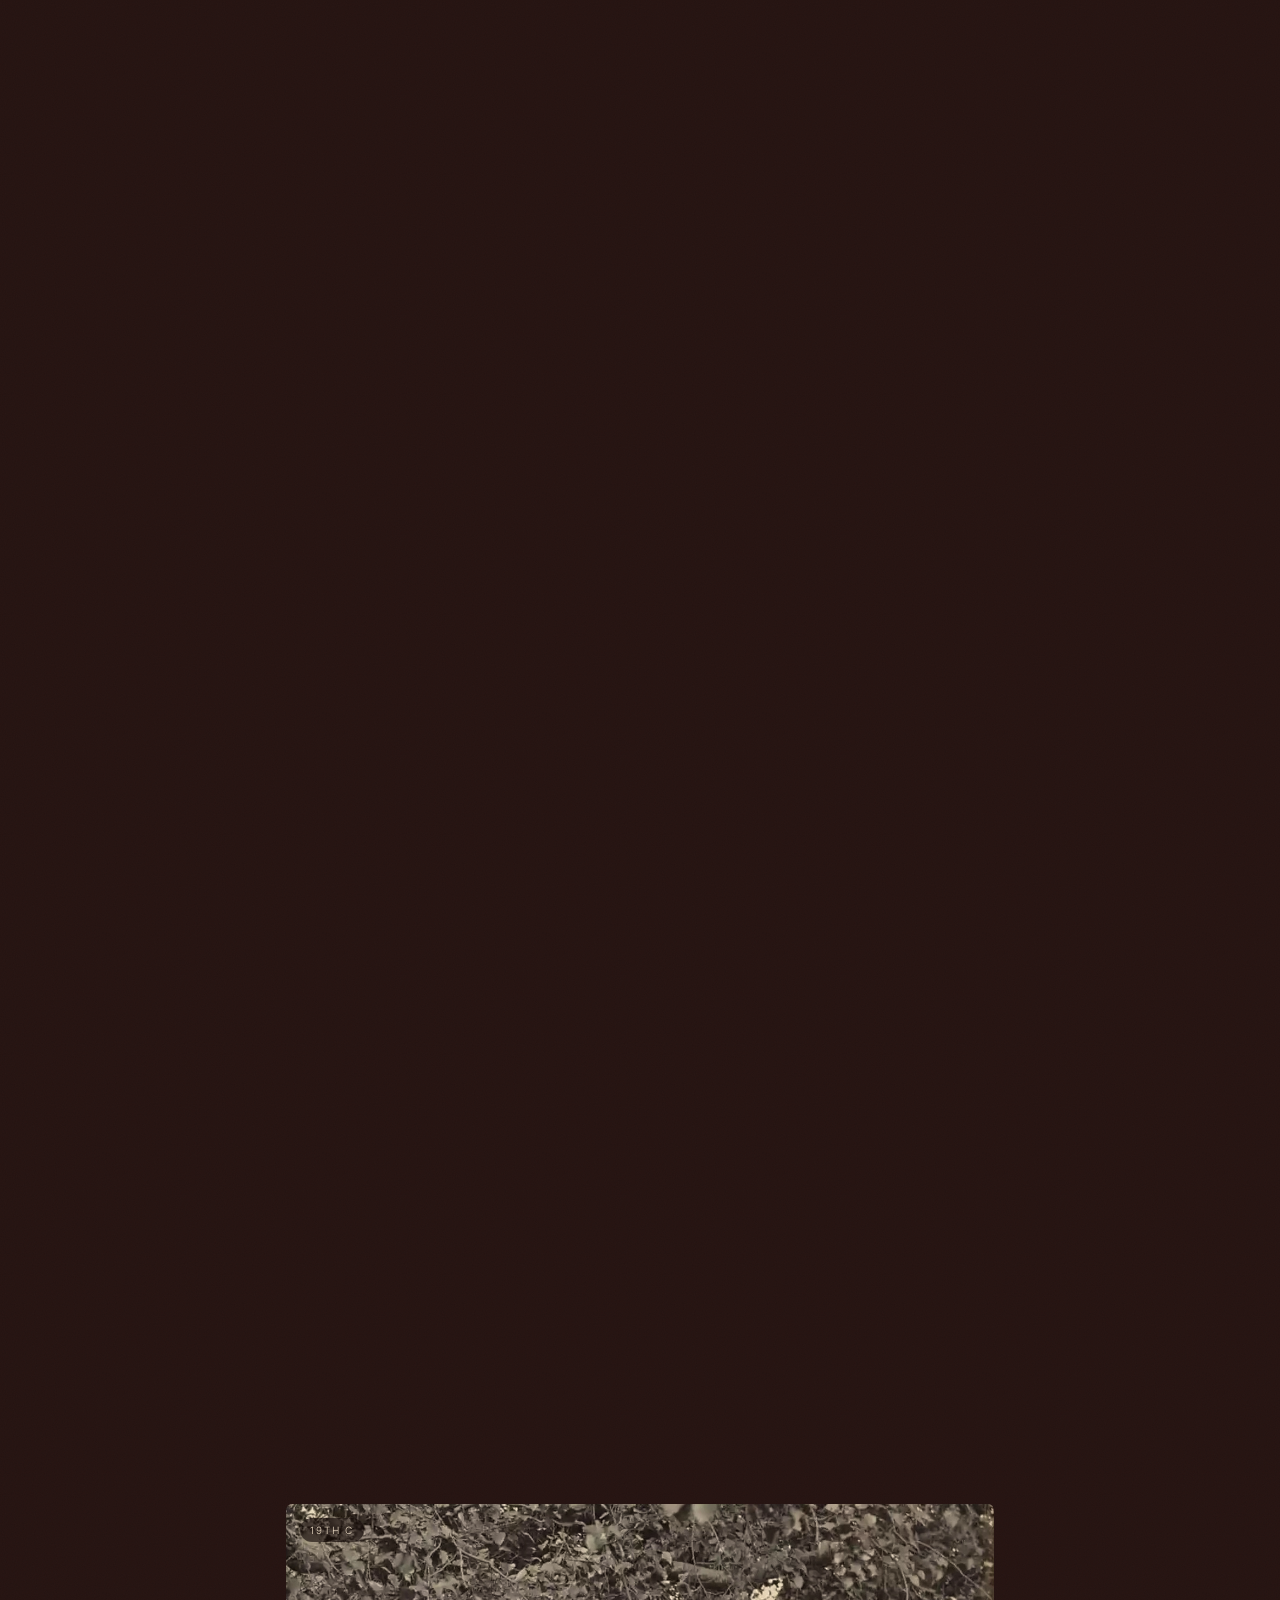
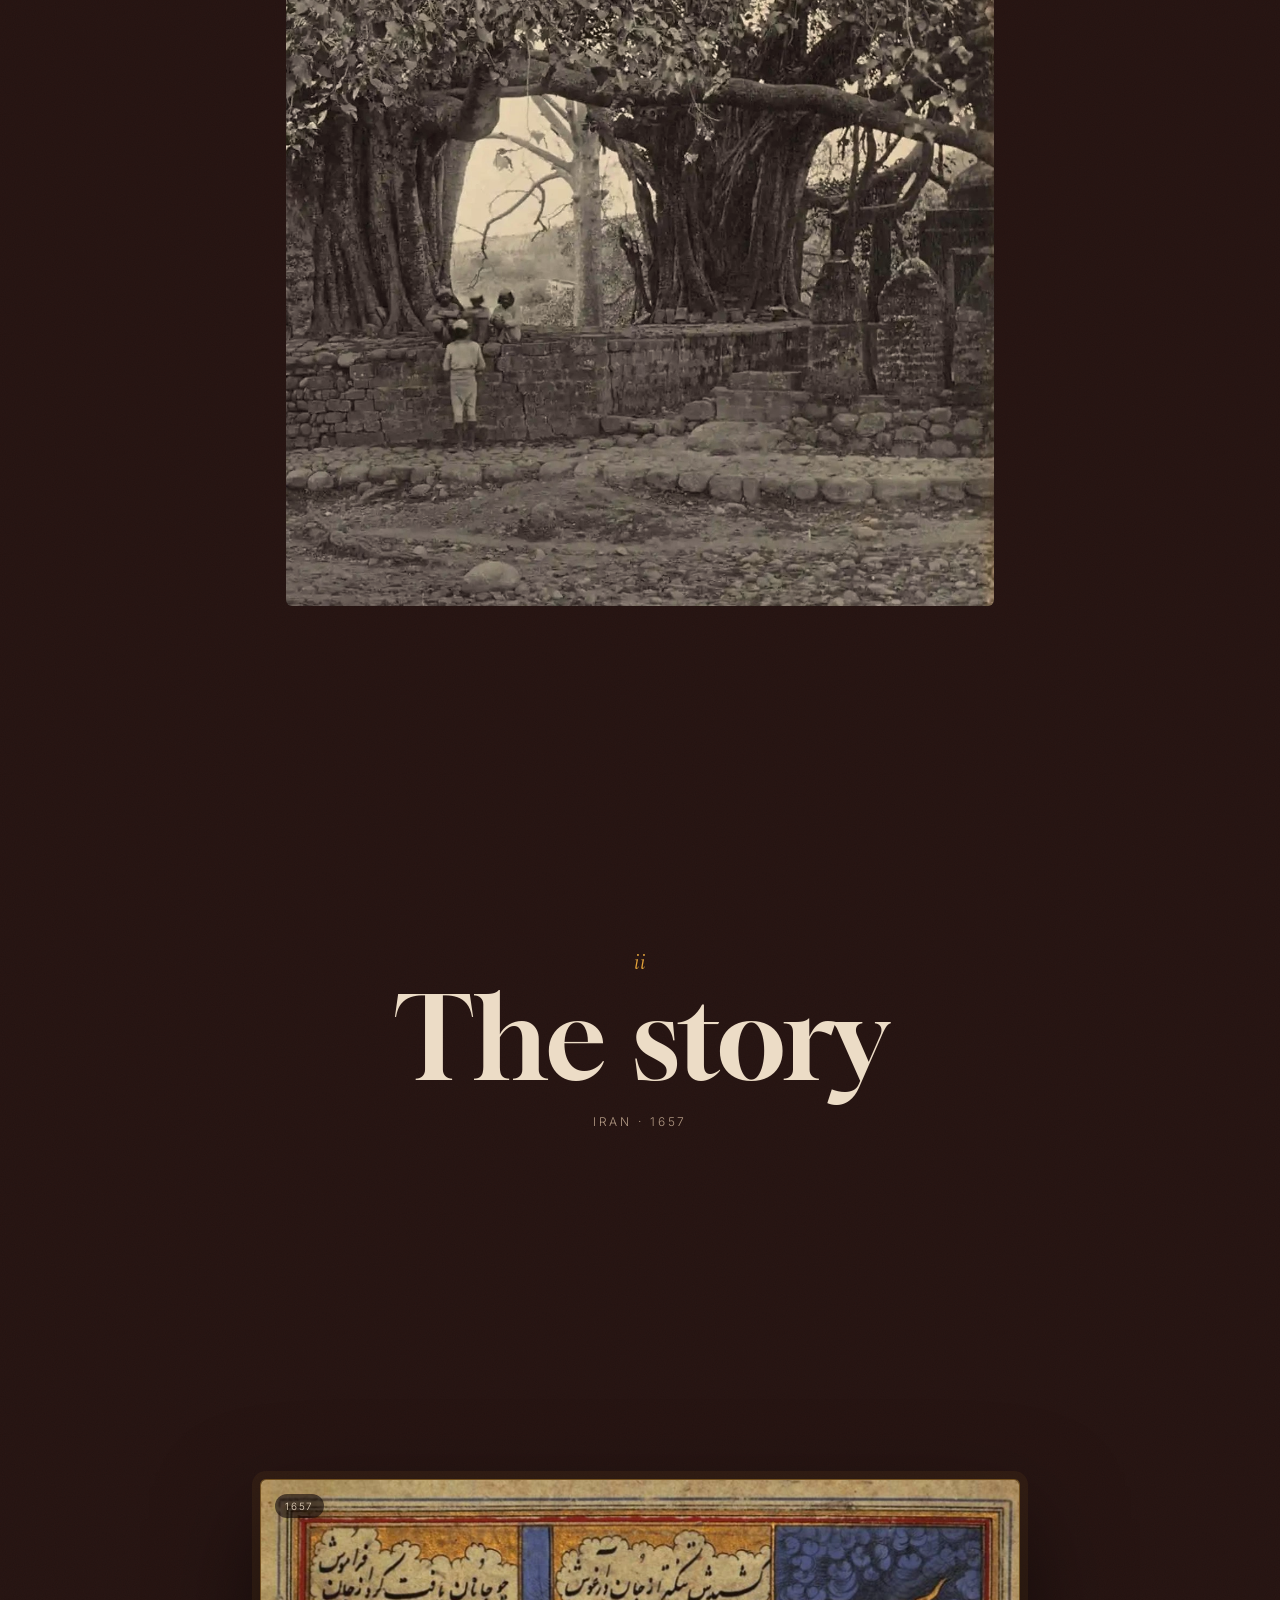
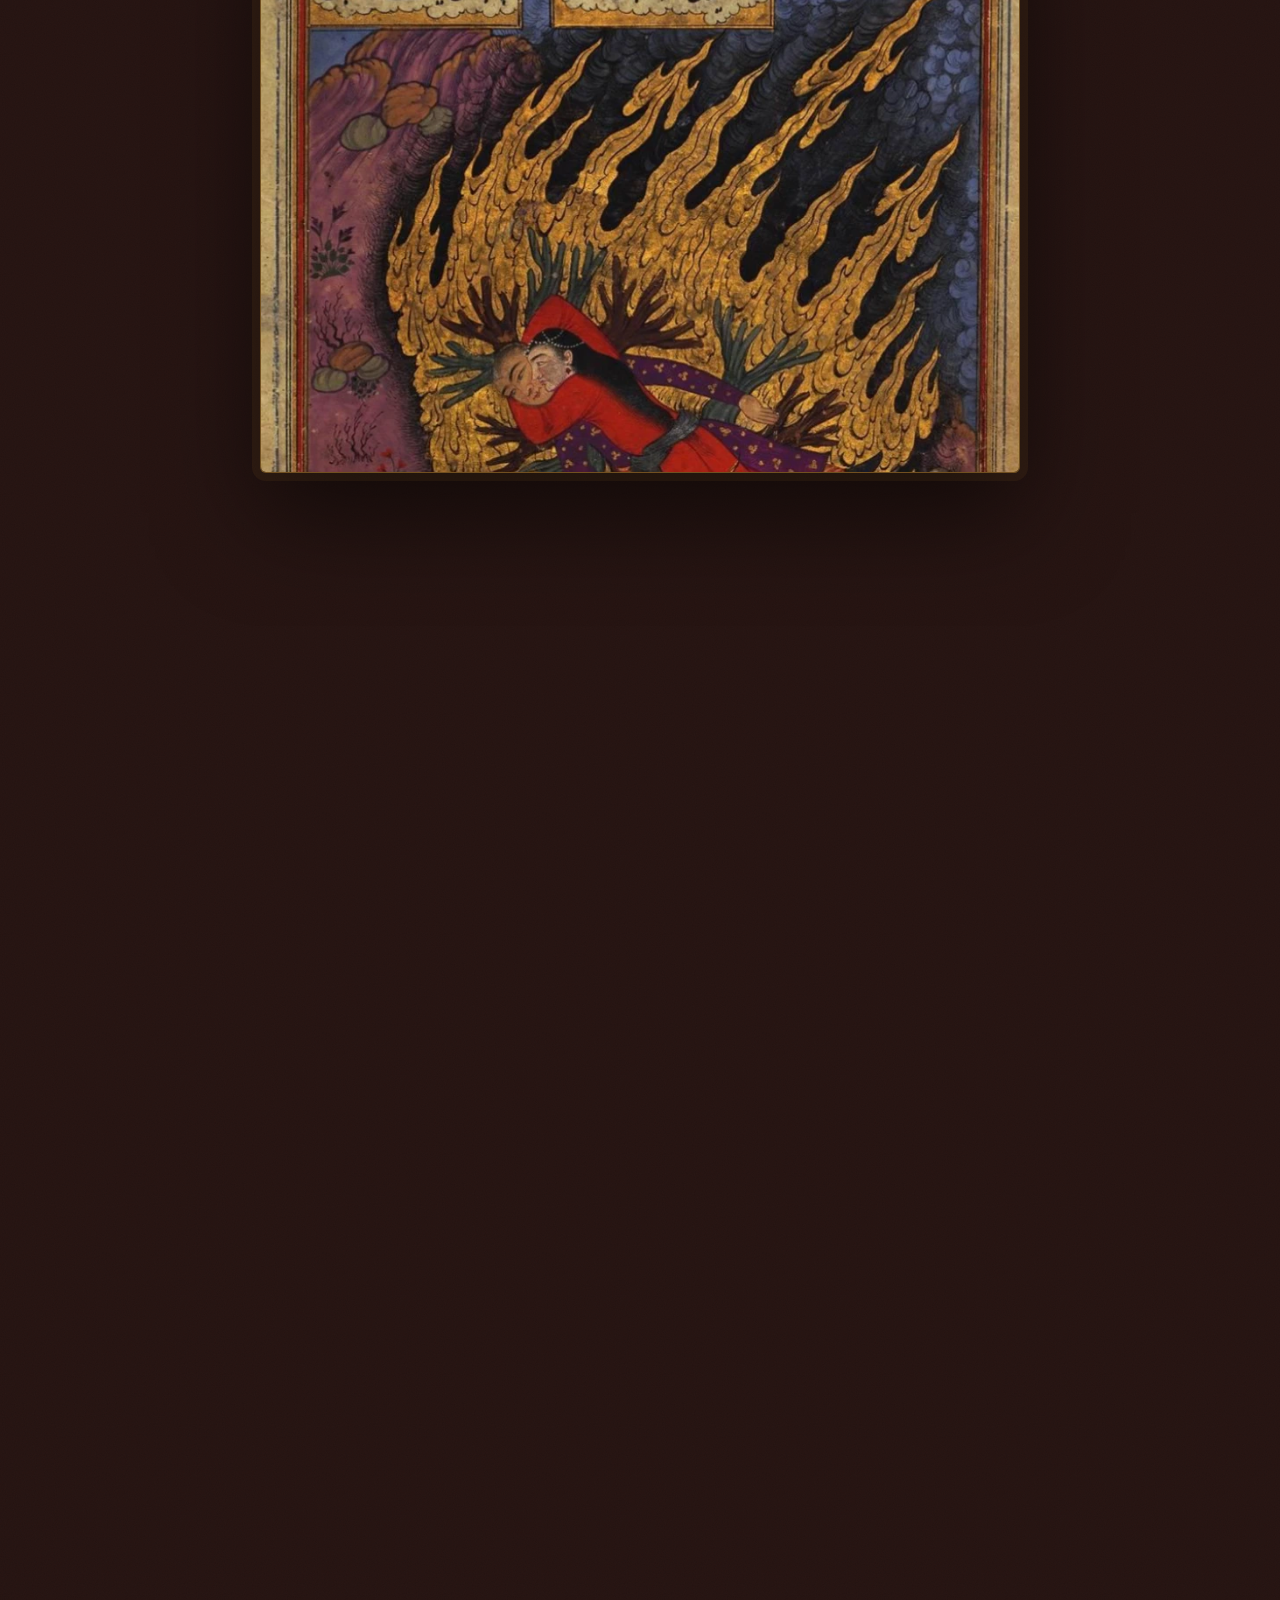
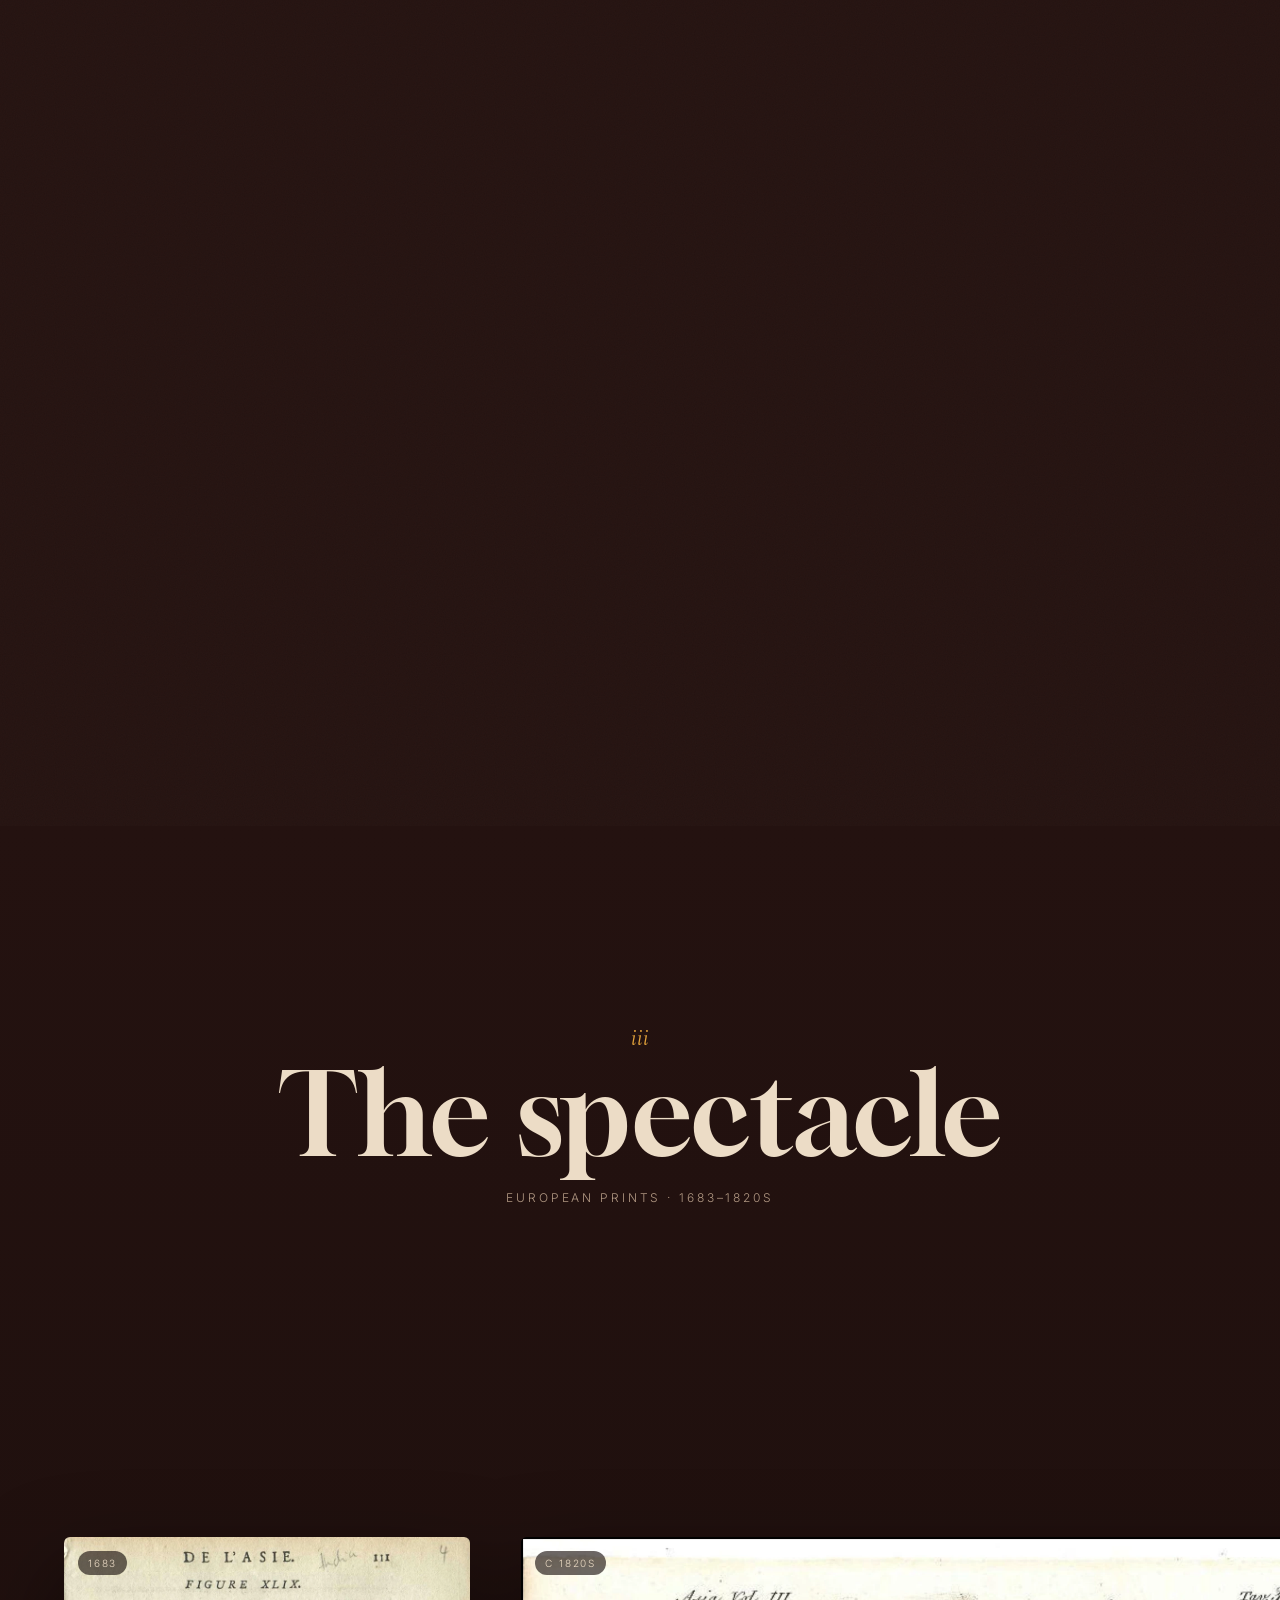
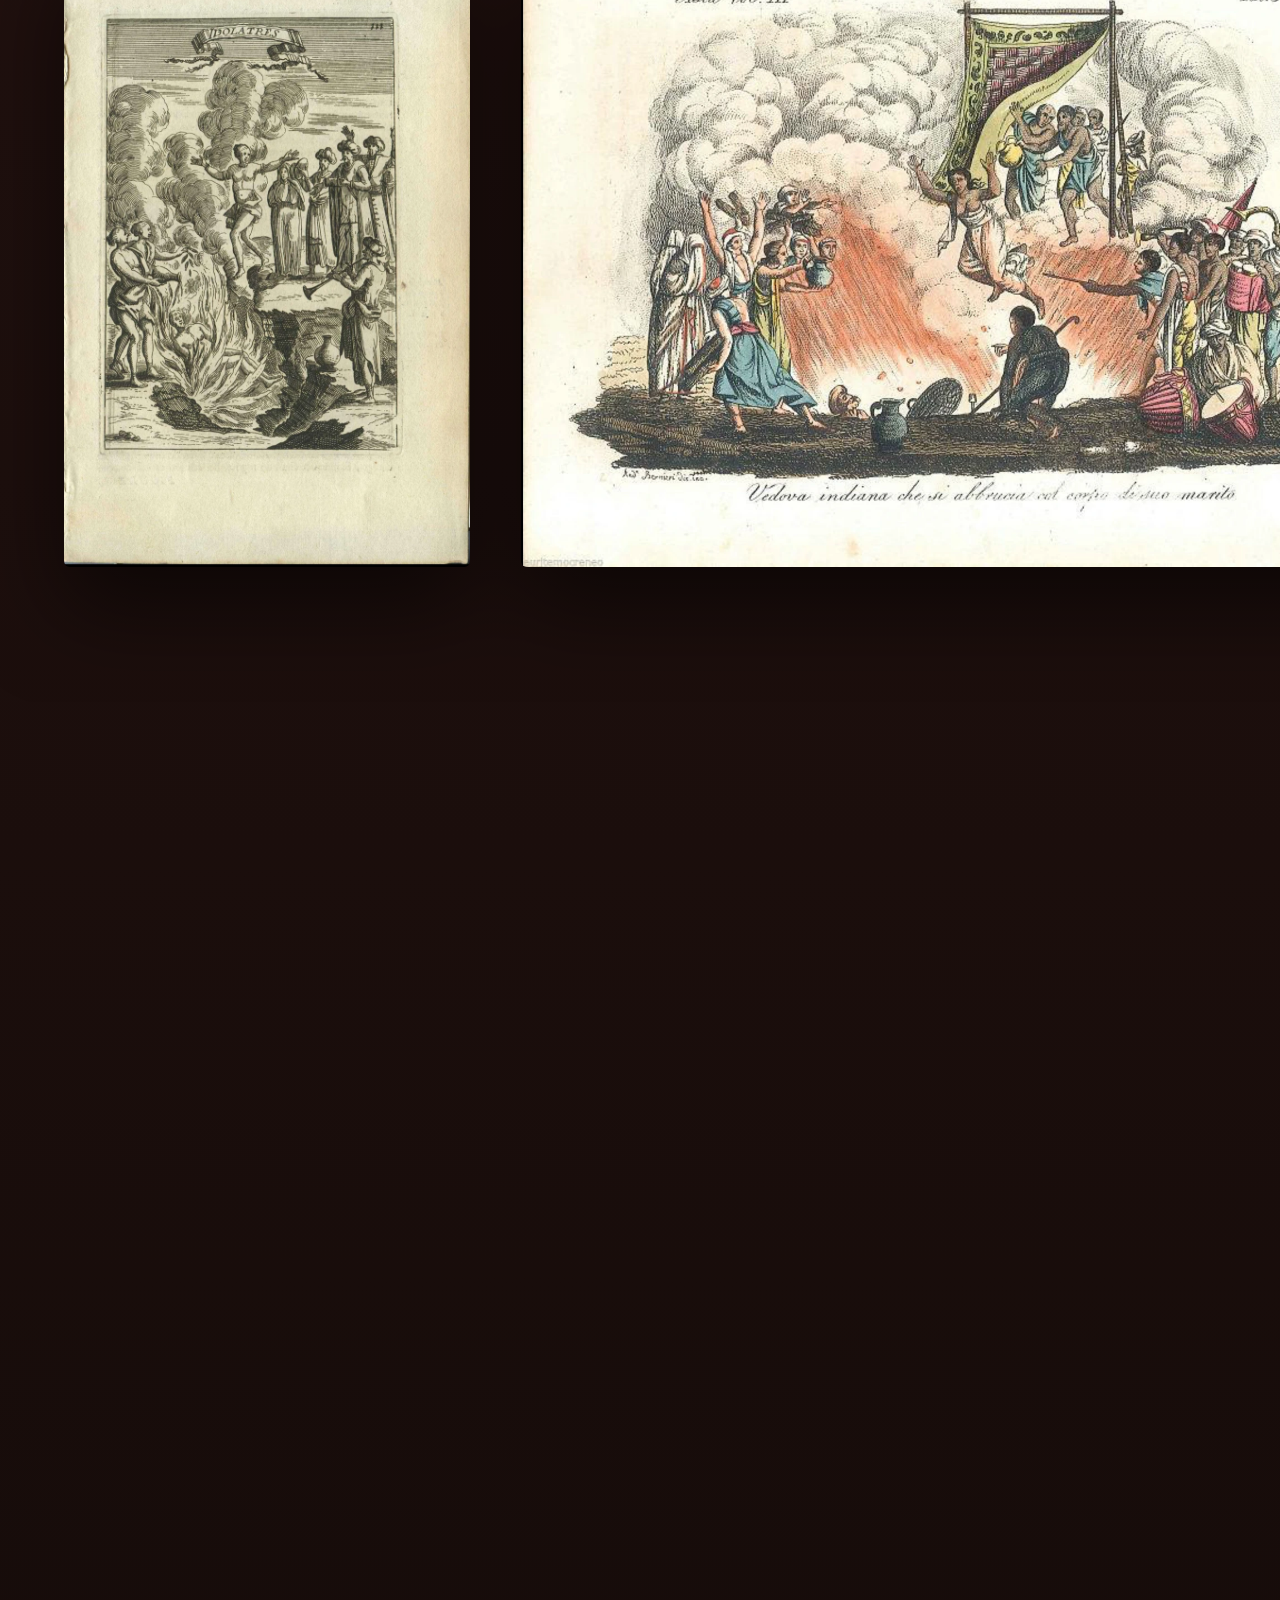
<file: page-3.html>
<!doctype html>
<html lang="en">
<head>
<meta charset="utf-8">
<meta name="viewport" content="width=device-width, initial-scale=1">
<title>Sati</title>
<meta name="description" content="An album on the ritual of sati: the memorial stone, the European print, the ban of 1829 and Deorala in 1987.">
<link rel="preconnect" href="https://fonts.googleapis.com">
<link rel="preconnect" href="https://fonts.gstatic.com" crossorigin>
<link href="https://fonts.googleapis.com/css2?family=Gloock&family=Spectral:ital,wght@0,300;0,400;0,600;1,300;1,400&family=Inter:wght@300;400;500;600&family=Tiro+Devanagari+Hindi&display=swap" rel="stylesheet">
<link rel="stylesheet" href="sati.css?v=4">
<link rel="stylesheet" href="narrator.css?v=6">
</head>
<body data-part="dark">

<div class="progress" aria-hidden="true"><span></span></div>

<header class="nav">
  <a class="nav-brand" href="index.html">Legal History <em>Album</em></a>
  <nav class="nav-links" aria-label="Album pages">
    <a href="index.html">Devdasis</a>
    <a href="page-2.html">Widow Remarriage</a>
    <a href="page-3.html" class="active" aria-current="page">Sati</a>
  </nav>
  <a class="nav-cta" href="#credits">Credits</a>
</header>

<main>

<!-- ================= HERO: a handprint pressed into sandstone ================= -->
<section class="scene hero" data-scene="hero">
  <div class="sticky">
    <svg class="hand" viewBox="0 0 200 260" aria-hidden="true">
      <defs>
        <filter id="stamp" x="-10%" y="-10%" width="120%" height="120%">
          <feTurbulence type="fractalNoise" baseFrequency="1.1" numOctaves="2" seed="3" result="n"/>
          <feColorMatrix in="n" type="matrix" values="0 0 0 0 0  0 0 0 0 0  0 0 0 0 0  0 0 0 -2.2 1.5" result="holes"/>
          <feComposite in="SourceGraphic" in2="holes" operator="in" result="pitted"/>
          <feDisplacementMap in="pitted" in2="n" scale="3"/>
        </filter>
      </defs>
      <g filter="url(#stamp)">
        <path d="M52 150 C48 120 52 104 70 100 L134 98 C152 100 158 118 154 150 C150 196 136 232 100 236 C66 234 56 196 52 150 Z"/>
        <rect x="62" y="34" width="22" height="86" rx="11" transform="rotate(-6 73 110)"/>
        <rect x="88" y="16" width="23" height="100" rx="11.5"/>
        <rect x="116" y="26" width="22" height="92" rx="11" transform="rotate(5 127 110)"/>
        <rect x="140" y="56" width="19" height="70" rx="9.5" transform="rotate(12 150 118)"/>
        <rect x="18" y="118" width="22" height="70" rx="11" transform="rotate(-48 40 176)"/>
      </g>
    </svg>
    <div class="hero-glow" aria-hidden="true"></div>
    <div class="hero-copy">
      <p class="deva" lang="hi">सती</p>
      <h1 class="hero-title">Sati</h1>
      <p class="hero-sub">Rituals · III <span>· the stone, the pyre, the ban</span></p>
    </div>
    <p class="scroll-cue" aria-hidden="true"><span></span>Scroll</p>
  </div>
</section>

<section class="scene prologue" data-scene="words">
  <div class="sticky">
    <p class="big-words" data-split>First a stone for the dead. Then a fire drawn for Europe. Then a ban in 1829, and another in 1987.</p>
  </div>
</section>

<!-- ================= I · THE STONE ================= -->
<section class="chapter chapter-tall reveal" id="stone-title">
  <p class="chapter-num">i</p>
  <h2 class="chapter-title">The stone</h2>
</section>

<section class="scene arch" data-scene="arch" id="stone">
  <div class="sticky">
    <figure class="plate arch-plate" tabindex="0">
      <div class="plate-media"><img src="images/sati/sati-pillar-orchha.webp" width="891" height="1217" alt="Red sandstone memorial tablet carved with a sun, a moon and two women holding hands beneath an arch"></div>
      <figcaption>
        <span class="plate-meta">18th c · Carved sandstone</span>
        <span class="plate-line">A sati pillar from Orchha: sun and moon above, two women hand in hand below.</span>
      </figcaption>
    </figure>
  </div>
</section>

<section class="scene vermilion" data-scene="vermilion" id="vermilion">
  <div class="sticky">
    <figure class="plate verm-plate" tabindex="0">
      <div class="plate-media"><img src="images/sati/sati-stone-field.webp" width="998" height="1323" alt="Weathered stone post carved with two kneeling figures, marked with fresh red vermilion, standing under a tree"></div>
      <figcaption>
        <span class="plate-meta">Undated · Memorial stone, in place</span>
        <span class="plate-line">A sati stone in the open, still marked with fresh vermilion.</span>
      </figcaption>
    </figure>
  </div>
</section>

<section class="shrine">
  <figure class="plate shrine-plate reveal" tabindex="0">
    <div class="plate-media"><img src="images/sati/banyan-memorials.jpg" width="1310" height="1300" alt="Sepia photograph of a great banyan tree inside a low stone wall, with pointed memorial stones on the right and men sitting on the wall" loading="lazy"></div>
    <figcaption>
      <span class="plate-meta">19th c · Albumen print</span>
      <span class="plate-line">Pointed memorial stones at a walled banyan shrine.</span>
    </figcaption>
  </figure>
</section>

<!-- ================= II · THE STORY ================= -->
<section class="chapter reveal">
  <p class="chapter-num">ii</p>
  <h2 class="chapter-title">The story</h2>
  <p class="chapter-dates">Iran · 1657</p>
</section>

<section class="scene pan" data-scene="pan" id="story">
  <div class="sticky">
    <figure class="plate pan-plate" tabindex="0">
      <div class="plate-media"><img src="images/sati/suz-u-gudaz.webp" width="866" height="1329" alt="Persian miniature of a bride embracing her dead groom inside golden flames as men watch"></div>
      <figcaption>
        <span class="plate-meta">1657 · Opaque watercolour and gold</span>
        <span class="plate-line">From <i>Burning and Melting</i>: a Hindu bride embraces her dead groom in the flames.</span>
        <span class="plate-credit">Muhammad ʿAli Mashhadi, illustration to Nauʿi, <i>Suz u Gudaz</i>. Walters Art Museum</span>
      </figcaption>
    </figure>
  </div>
</section>

<!-- ================= III · THE SPECTACLE ================= -->
<div class="part-fire">

<section class="chapter reveal">
  <p class="chapter-num">iii</p>
  <h2 class="chapter-title">The spectacle</h2>
  <p class="chapter-dates">European prints · 1683–1820s</p>
</section>

<section class="scene track" data-scene="track" id="spectacle">
  <div class="sticky">
    <div class="track-rail">
      <figure class="plate track-card" tabindex="0">
        <div class="plate-media"><img src="images/sati/mallet-idolatres.webp" width="859" height="1332" alt="French engraving of a woman with outstretched arms stepping off a ledge into a fire as turbaned men and a trumpeter watch"></div>
        <figcaption>
          <span class="plate-meta">1683 · Engraving</span>
          <span class="plate-line">"Idolatres": a widow leaps into the fire, as a French geography imagined it.</span>
          <span class="plate-credit">Alain Manesson Mallet, <i>Description de l'Univers</i>, fig. XLIX</span>
        </figcaption>
      </figure>
      <figure class="plate track-card" tabindex="0">
        <div class="plate-media"><img src="images/sati/vedova-indiana.webp" width="1601" height="1131" alt="Hand-coloured Italian print of a widow springing into the flames beneath a canopy while drummers and onlookers crowd round"></div>
        <figcaption>
          <span class="plate-meta">c 1820s · Hand-coloured engraving</span>
          <span class="plate-line">"Vedova indiana che si abbrucia col corpo di suo marito": an Indian widow burns with her husband's body.</span>
          <span class="plate-credit">Engraved by A. Bernieri, Asia vol. III, pl. 30</span>
        </figcaption>
      </figure>
      <figure class="plate track-card" tabindex="0">
        <div class="plate-media"><img src="images/sati/held-down-pyre.webp" width="1188" height="752" alt="Hand-coloured print of a man pressing a widow down on a pyre with a pole while others blow long horns and carry firewood"></div>
        <figcaption>
          <span class="plate-meta">19th c · Hand-coloured engraving</span>
          <span class="plate-line">A man presses the widow onto the pyre with a pole while others blow horns.</span>
        </figcaption>
      </figure>
    </div>
  </div>
</section>

<!-- ================= IV · THE ARGUMENT ================= -->
<section class="chapter reveal">
  <p class="chapter-num">iv</p>
  <h2 class="chapter-title">The argument</h2>
  <p class="chapter-dates">London and Calcutta · 1815–1832</p>
</section>

<section class="scene read" data-scene="read" id="argument">
  <div class="sticky">
    <div class="read-stage">
      <div class="read-doc">
        <img src="images/sati/company-satire.webp" width="2000" height="1159" alt="Coloured satirical print: a widow on a burning pyre at the centre, musicians on the left, British officials receiving bags of rupees on the right">
        <span class="read-mark read-mark-1" aria-hidden="true"></span>
        <span class="read-mark read-mark-2" aria-hidden="true"></span>
      </div>
    </div>
    <ol class="read-notes">
      <li class="read-note" data-n="0"><b>1815 · Coloured aquatint</b> Thomas Rowlandson, after "Quiz": a satire on the Governor-General, Lord Hastings.</li>
      <li class="read-note" data-n="1"><b>The speech bubble</b> "This custom tho' shocking to humanity we still allow in consequence of the revenue it brings in."</li>
      <li class="read-note" data-n="2"><b>The bags</b> Priests pay him in sacks marked RUPEES.</li>
    </ol>
  </div>
</section>

<section class="scene litho" data-scene="litho" id="reformer">
  <div class="sticky">
    <div class="litho-grid">
      <figure class="plate litho-plate" tabindex="0">
        <div class="plate-media"><img src="images/sati/rammohun-roy-briggs.jpg" width="1086" height="1316" alt="Oil portrait of Rammohun Roy in a striped orange turban and a blue velvet coat"></div>
        <span class="litho-roller" aria-hidden="true"></span>
        <figcaption>
          <span class="plate-meta">1832 · Oil on canvas</span>
          <span class="plate-line">Rammohun Roy, painted in England a year before his death in Bristol.</span>
          <span class="plate-credit">Henry Perronet Briggs. Bristol Museum and Art Gallery</span>
        </figcaption>
      </figure>
      <div class="litho-text">
        <p class="litho-name">Rammohun Roy</p>
        <p class="litho-line">The Calcutta reformer who argued that the scriptures did not demand a widow's death.</p>
      </div>
    </div>
  </div>
</section>

<section class="scene tract" data-scene="tract" id="tract">
  <div class="sticky">
    <div class="tract-pair">
      <figure class="plate tract-a" tabindex="0">
        <div class="plate-media"><img src="images/sati/rammohun-roy-belnos.jpg" width="727" height="808" alt="Lithograph portrait of Rammohun Roy in a round turban and draped shawl"></div>
        <figcaption>
          <span class="plate-meta">c 1832 · Lithograph</span>
          <span class="plate-line">Roy in London, "painted from life and drawn on stone".</span>
          <span class="plate-credit">J. J. Belnos; published by Colnaghi, Son &amp; Co.</span>
        </figcaption>
      </figure>
      <figure class="plate tract-b" tabindex="0">
        <div class="plate-media"><img src="images/sati/conference-tract.webp" width="899" height="1294" alt="Printed page headed Conference between an Advocate for, and an Opponent of, the Practice of Burning Widows Alive"></div>
        <figcaption>
          <span class="plate-meta">1818 · Tract, later reprint</span>
          <span class="plate-line">His opponent calls sati a suicide "forbidden by all the Shastrus".</span>
          <span class="plate-credit">Rammohun Roy, <i>Conference between an Advocate for, and an Opponent of, the Practice of Burning Widows Alive</i></span>
        </figcaption>
      </figure>
    </div>
  </div>
</section>

<!-- ================= V · 1829: the colour drains out of the fire ================= -->
<section class="scene drain" data-scene="drain" id="ban">
  <div class="sticky">
    <figure class="plate plate-full drain-plate" tabindex="0">
      <div class="plate-media"><img src="images/sati/company-painting-sati.webp" width="2000" height="1319" alt="Indian painting of a widow seated in flames on her husband's pyre, flanked by men holding curved swords" loading="lazy"></div>
      <figcaption>
        <span class="plate-meta">19th c · Gouache, Indian artist</span>
        <span class="plate-line">A widow sits in the flames with her husband's body as armed men stand guard.</span>
      </figcaption>
    </figure>
    <div class="drain-copy">
      <p class="drain-date">4 December 1829</p>
      <p class="drain-year">1829</p>
      <p class="drain-line">Regulation XVII · Bengal outlaws sati.</p>
    </div>
  </div>
</section>

</div><!-- /part-fire -->

<!-- ================= VI · AFTER ================= -->
<section class="chapter reveal">
  <p class="chapter-num">v</p>
  <h2 class="chapter-title">After</h2>
  <p class="chapter-dates">1860s to mid-20th century</p>
</section>

<section class="scene ghat" data-scene="ghat" id="ghat">
  <div class="sticky">
    <div class="ghat-stage">
      <figure class="plate ghat-plate ghat-a" tabindex="0">
        <div class="plate-media"><img src="images/sati/bourne-burning-ghat.jpg" width="1760" height="1290" alt="Albumen photograph of tall temple spires above the riverbank at Benares, with people blurred on the ghat" loading="lazy"></div>
        <figcaption>
          <span class="plate-meta">c 1865 · Albumen print</span>
          <span class="plate-line">Temples above the burning ghat at Benares.</span>
          <span class="plate-credit">Samuel Bourne, no. 1190</span>
        </figcaption>
      </figure>
      <figure class="plate ghat-plate ghat-b" tabindex="0">
        <div class="plate-media"><img src="images/sati/benares-burning-ghat-pz.jpg" width="1652" height="1286" alt="Photograph of the Benares burning ghat, with a small pyre smoking at the water's edge and men carrying wood up the bank" loading="lazy"></div>
        <figcaption>
          <span class="plate-meta">c 1890s · Photographic print</span>
          <span class="plate-line">"Benares. Burning Ghat": a small pyre smokes at the water's edge.</span>
          <span class="plate-credit">Photoglob Zürich, no. 20008</span>
        </figcaption>
      </figure>
    </div>
  </div>
</section>

<section class="scene steps" data-scene="steps" id="after">
  <div class="sticky">
    <figure class="plate steps-plate" tabindex="0">
      <div class="plate-media"><img src="images/sati/widows-temple-steps.jpg" width="1075" height="700" alt="Black-and-white photograph of elderly widows in white saris seated on stone temple steps" loading="lazy"></div>
      <figcaption>
        <span class="plate-meta">Mid-20th c · Photograph</span>
        <span class="plate-line">Widows in white on temple steps: the women who lived.</span>
      </figcaption>
    </figure>
  </div>
</section>

<!-- the page turns to newsprint -->
<section class="scene turn" data-scene="turn" id="deorala">
  <div class="sticky">
    <div class="turn-paper" aria-hidden="true"></div>
    <div class="turn-copy">
      <p class="chapter-num">vi · Deorala</p>
      <p class="turn-date">4 September 1987</p>
      <p class="turn-line">Roop Kanwar, 18, dies on her husband's pyre in Deorala, Rajasthan.</p>
    </div>
  </div>
</section>

<!-- ================= PART: newsprint ================= -->
<div class="part-news">

<section class="film" id="film">
  <div class="phone reveal">
    <video src="media/sati-film.mp4" playsinline muted loop preload="metadata" aria-label="Footage from Deorala after Roop Kanwar's death"></video>
    <button class="sound" type="button" aria-label="Turn sound on">Sound off</button>
  </div>
  <div class="film-text reveal">
    <p class="plate-meta">1987 · Film footage</p>
    <p class="film-line">Deorala after her death: the wedding photograph, a printed picture of her "sati", and the men of the village.</p>
  </div>
</section>

<section class="scene press" data-scene="press" id="press">
  <div class="sticky">
    <div class="press-grid">
      <figure class="plate press-cover" tabindex="0">
        <div class="plate-media"><img src="images/sati/dharmyug-1987.webp" width="1065" height="1298" alt="Cover of the Hindi magazine Dharmyug showing widows in white protesting with placards" loading="lazy"></div>
        <figcaption>
          <span class="plate-meta">1–7 November 1987 · Magazine cover</span>
          <span class="plate-line">Widows protest. One placard: "We demand hanging of Roop Kanwar killers."</span>
          <span class="plate-credit"><i>Dharmyug</i>, Bombay</span>
        </figcaption>
      </figure>
      <div class="press-text">
        <p class="deva deva-head" lang="hi">सती, समाज और सरकार</p>
        <p class="press-line">"Sati, society and the state: who is how responsible?"</p>
      </div>
    </div>
  </div>
</section>

<section class="closing-wrap">
  <p class="closing reveal">1829 banned the burning.<br>1987 banned the praise.</p>
</section>

<!-- ================= CREDITS (Chicago) ================= -->
<section class="credits" id="credits">
  <h2>Image credits</h2>
  <p class="credit-style">Notes in order of appearance · Chicago Manual of Style, 17th ed.</p>
  <ol class="credit-list">
    <li><i>Sati Pillar</i> (sati stambh), Orchha, eighteenth century, carved sandstone.</li>
    <li><i>Sati Stone</i>, undated, carved stone, photographed in place.</li>
    <li><i>Memorial Stones at a Banyan Shrine</i>, nineteenth century, albumen print.</li>
    <li>Muhammad ʿAli Mashhadi, illustration to Nauʿi Khabushani, <i>Suz u Gudaz</i> (Burning and Melting), copied by Ibn Sayyid Murad al-Husayni, 1657, opaque watercolour and gold on paper, MS W.649, fol. 19b, Walters Art Museum, Baltimore.</li>
    <li>Alain Manesson Mallet, "Idolatres," fig. XLIX, engraving, in <i>Description de l'Univers</i> (Paris, 1683), 111.</li>
    <li>A. Bernieri, <i>Vedova indiana che si abbrucia col corpo di suo marito</i>, hand-coloured engraving, Asia vol. III, pl. 30, ca. 1820s.</li>
    <li><i>A Widow Held Down on the Pyre</i>, nineteenth century, hand-coloured engraving.</li>
    <li>Thomas Rowlandson after "Quiz," <i>Suttee, with Lord Hastings Shown as Accepting Bribes to Allow Its Continuation</i>, 1815, coloured aquatint, Wellcome Collection, London.</li>
    <li>Henry Perronet Briggs, <i>Rammohun Roy</i>, 1832, oil on canvas, Bristol Museum and Art Gallery, Bristol.</li>
    <li>J. J. Belnos, <i>Rammohun Roy</i>, lithograph (London: Colnaghi, Son &amp; Co., ca. 1832).</li>
    <li>Rammohun Roy, <i>Conference between an Advocate for, and an Opponent of, the Practice of Burning Widows Alive</i> (Calcutta, 1818), page from a later reprint.</li>
    <li>Indian artist, <i>A Widow Burning Herself with the Body of Her Husband</i>, nineteenth century, gouache.</li>
    <li>Samuel Bourne, <i>Temples at the Burning Ghat, Benares</i>, no. 1190, ca. 1865, albumen print.</li>
    <li>Photoglob Zürich, <i>Benares. Burning Ghat</i>, no. 20008, ca. 1890s, photographic print.</li>
    <li><i>Widows on Temple Steps</i>, mid-twentieth century, gelatin silver print.</li>
    <li>Film footage of Deorala, Rajasthan, 1987, digital video.</li>
    <li><i>Dharmyug</i> (Bombay), 1–7 November 1987, cover.</li>
  </ol>
  <h2 class="credits-sub">Sources for the narrator's notes</h2>
  <ul class="biblio">
    <li>Bengal Sati Regulation, 1829. Regulation XVII of 1829.</li>
    <li><i>Commission of Sati (Prevention) Act, 1987</i>. Act No. 3 of 1988.</li>
    <li>Nauʿi Khabushani. <i>Suz u Gudaz</i>. Written ca. 1600.</li>
    <li>Roy, Rammohun. <i>A Conference between an Advocate for, and an Opponent of, the Practice of Burning Widows Alive</i>. Calcutta, 1818.</li>
  </ul>
</section>

</div><!-- /part-news -->

</main>

<footer class="foot">
  <p>Legal History Album · Rituals · Sati</p>
  <nav><a href="index.html">Devdasis</a><a href="page-2.html">Widow Remarriage</a><a href="page-3.html">Sati</a></nav>
</footer>

<!-- ============ NARRATOR ============
     Same component as the other two pages (narrator.js). Edit the moments below.
     trigger / range / side / theme ("pyre" dark, "newsprint" light) / kicker / text
-->
<script>
window.NARRATOR_OPTIONS = { typeSpeed: 20, minDwell: 900, hysteresis: 0.04 };
window.NARRATOR_MOMENTS = [
  {
    trigger: '#stone-title', range: [0.3, 0.85], side: 'left', theme: 'pyre',
    kicker: 'Did you know?',
    text: 'The word comes from the goddess Sati, wife of Shiva. In the myth she burns herself, but her husband is alive.'
  },
  {
    trigger: '#vermilion', range: [0.15, 0.95], side: 'right', theme: 'pyre',
    kicker: 'Did you know?',
    text: 'A sati stone marks where a widow died. Villages still worship many of them as shrines.'
  },
  {
    trigger: '#story', range: [0.15, 0.95], side: 'left', theme: 'pyre',
    kicker: 'Did you know?',
    text: 'Nau\'i wrote this poem at the Mughal court around 1600. His heroine\'s groom dies before the wedding, and she burns with him anyway.'
  },
  {
    trigger: '#spectacle', range: [0.1, 0.9], side: 'right', theme: 'pyre',
    kicker: 'Did you know?',
    text: 'In 1510 the Portuguese governor Afonso de Albuquerque banned sati in Goa, three centuries before Bengal did.'
  },
  {
    trigger: '#argument', range: [0.6, 1.0], side: 'right', theme: 'pyre',
    kicker: 'But the Company waited…',
    text: 'From 1813 its officers only had to check that a burning was "voluntary". It did not ban sati for sixteen more years.'
  },
  {
    trigger: '#reformer', range: [0.2, 0.95], side: 'right', theme: 'pyre',
    kicker: 'But Roy was cautious…',
    text: 'At first he advised against an outright legal ban, fearing unrest. Once it came, he defended it.'
  },
  {
    trigger: '#tract', range: [0.25, 0.95], side: 'left', theme: 'pyre',
    kicker: 'Did you know?',
    text: 'In 1818 Rammohun Roy printed a mock debate, in Bengali and English, between a supporter and an opponent of burning widows alive.'
  },
  {
    trigger: '#ban', range: [0.45, 0.98], side: 'left', theme: 'pyre',
    kicker: 'And then…',
    text: 'Orthodox Calcutta petitioners appealed the ban to the Privy Council in London. Roy went to oppose them, and the appeal failed in 1832.'
  },
  {
    trigger: '#ghat', range: [0.2, 0.95], side: 'right', theme: 'pyre',
    kicker: 'Did you know?',
    text: 'The 1829 ban covered Bengal. In the Rajput princely states, sati went on for decades until their rulers banned it too.'
  },
  {
    trigger: '#deorala', range: [0.5, 1.0], side: 'left', theme: 'newsprint',
    kicker: 'Did you know?',
    text: 'Roop Kanwar had been married for about eight months. Thousands came to Deorala afterwards to worship at the spot.'
  },
  {
    trigger: '#press', range: [0.3, 0.98], side: 'right', theme: 'newsprint',
    kicker: 'After the protests…',
    text: 'Parliament passed the Commission of Sati (Prevention) Act, 1987. Glorifying sati became a crime.'
  }
];
</script>

<template id="narrator-art">
  <svg class="nar-svg" viewBox="0 0 160 285" xmlns="http://www.w3.org/2000/svg" role="img" aria-label="A Calcutta pamphleteer of the 1820s in a round turban and shawl, holding a rolled tract">
    <defs>
      <filter id="nar-sketch" x="-5%" y="-5%" width="110%" height="110%">
        <feTurbulence type="fractalNoise" baseFrequency="0.9" numOctaves="2" seed="11" result="n"/>
        <feDisplacementMap in="SourceGraphic" in2="n" scale="1.6" xChannelSelector="R" yChannelSelector="G"/>
      </filter>
    </defs>
    <ellipse class="n-shadow" cx="80" cy="273" rx="40" ry="4.5"/>
    <g class="n-sway" filter="url(#nar-sketch)">
      <!-- long jama, flaring to the ankles -->
      <path class="n-coat n-line" d="M60 150 C52 190 44 230 40 262 C60 266 100 266 120 262 C116 230 108 190 100 150 Z"/>
      <path class="n-line n-thin" d="M66 160 C62 196 58 232 56 262 M80 158 L80 264 M94 160 C98 196 102 232 104 262 M48 236 C70 242 92 242 114 236"/>
      <!-- slippers -->
      <path class="n-skin n-line" d="M58 262 C54 265 53 269 60 270 L74 270 C77 267 74 263 70 262 Z"/>
      <path class="n-skin n-line" d="M90 262 C86 263 84 267 87 270 L101 270 C108 269 107 265 102 262 Z"/>
      <path class="n-band-line" d="M56 269 L74 269 M87 269 L102 269"/>
      <g class="n-breathe">
        <!-- upper jama with the tie across the chest -->
        <path class="n-coat n-line" d="M72 94 C59 97 50 104 47 118 L44 158 C56 162 68 163 80 163 C92 163 104 162 116 158 L113 118 C110 104 101 97 88 94 C85 98 75 98 72 94 Z"/>
        <path class="n-line n-thin" d="M74 98 C80 116 92 128 106 134 M80 140 L80 162"/>
        <path class="n-band-line" d="M100 126 L106 136 M104 124 L110 133"/>
        <!-- shawl draped over both shoulders, falling in front -->
        <path class="n-shawl n-line" d="M60 96 C48 102 42 118 42 140 L40 206 L54 208 L58 150 C60 128 66 110 76 100 Z"/>
        <path class="n-shawl n-line" d="M100 96 C112 102 118 118 118 140 L120 206 L106 208 L102 150 C100 128 94 110 84 100 Z"/>
        <path class="n-band-line" d="M42 196 L54 198 M118 196 L106 198"/>
        <path class="n-line n-hatch" d="M46 130 L52 136 M45 144 L51 150 M45 158 L51 164 M45 172 L51 178 M114 130 L108 136 M115 144 L109 150 M115 158 L109 164"/>
        <!-- rolled tract, held across the body -->
        <g class="n-file">
          <path class="n-paper n-line" d="M66 150 L112 136 C116 135 118 141 114 143 L68 157 C64 158 62 151 66 150 Z"/>
          <path class="n-line n-thin" d="M110 137 C107 139 108 143 112 142"/>
          <path class="n-tape" d="M88 143 L90 150"/>
        </g>
        <path class="n-skin n-line" d="M64 148 C58 152 60 160 68 158 C72 156 70 148 64 148 Z"/>
        <path class="n-skin n-line" d="M106 138 C102 144 108 150 114 146 C118 142 114 136 106 138 Z"/>
        <!-- neck -->
        <path class="n-skin n-line" d="M74 86 L74 96 C77 99 83 99 86 96 L86 86 Z"/>
        <!-- head -->
        <g transform="translate(16 18.4) scale(.8)"><g class="n-head">
          <!-- curls at the sides -->
          <path class="n-hair" d="M60 60 C54 62 54 72 58 76 C55 80 60 86 64 84 C64 76 63 68 64 60 Z"/>
          <path class="n-hair" d="M100 60 C106 62 106 72 102 76 C105 80 100 86 96 84 C96 76 97 68 96 60 Z"/>
          <path class="n-skin n-line" d="M62 60 C62 45 70 39 80 39 C91 39 98 46 98 60 C98 76 91 88 80 88 C69 88 62 76 62 60 Z"/>
          <!-- round, wide turban -->
          <path class="n-turban n-line" d="M52 52 C48 40 60 28 80 27 C100 28 112 40 108 52 C100 47 90 45 80 45 C70 45 60 47 52 52 Z"/>
          <path class="n-line n-thin" d="M55 44 C66 36 94 36 105 44 M58 37 C70 31 90 31 102 37 M53 49 C64 42 96 42 107 49"/>
          <path class="n-band-line" d="M53 51 C64 46 96 46 107 51"/>
          <!-- face -->
          <path class="n-line n-thin" d="M66 57 C69 55 74 55 77 57 M83 57 C86 55 91 55 94 57"/>
          <g class="n-eyes"><ellipse cx="72" cy="63" rx="1.7" ry="2"/><ellipse cx="88" cy="63" rx="1.7" ry="2"/></g>
          <path class="n-line n-thin" d="M80 65 C79 71 78 73 81 74"/>
          <path class="n-moustache" d="M68 78 C73 74 78 75 80 77.5 C82 75 87 74 92 78 C88 80 84 80 80 79 C76 80 72 80 68 78 Z"/>
          <path class="n-line n-thin" d="M76 83 C79 84.5 81 84.5 84 83"/>
        </g></g>
      </g>
    </g>
  </svg>
</template>

<script src="sati.js?v=3"></script>
<script src="narrator.js?v=6"></script>
</body>
</html>
</file>
<file: widow.css>
/* Widow Remarriage: the colour drains out of the page.
   Ember and smoke for the pyre, ash and muslin-white for widowhood,
   and one colour that comes back at the end: sindoor red. */
:root {
  --smoke: #0e0d0c;
  --char: #1a1817;
  --ember: #d4622b;
  --ember-soft: rgba(212, 98, 43, .18);
  --bone: #e4ddd0;
  --bone-dim: #a39c90;
  --muslin: #f4f1ea;
  --card: #fbfaf6;
  --ink: #1d1c1a;
  --ink-soft: #5f5a52;
  --rule: rgba(29, 28, 26, .14);
  --line-dark: rgba(228, 221, 208, .14);
  --sindoor: #c8102e;

  --display: "Libre Caslon Display", "Libre Caslon Text", Georgia, serif;
  --serif: "Libre Caslon Text", Georgia, serif;
  --sans: "Inter", -apple-system, "Helvetica Neue", Arial, sans-serif;
  --bangla: "Tiro Bangla", "Noto Serif Bengali", serif;

  --gutter: clamp(16px, 5vw, 72px);
  --ease: cubic-bezier(.2, .7, .1, 1);
  --grain: url("data:image/svg+xml,%3Csvg xmlns='http://www.w3.org/2000/svg' width='220' height='220'%3E%3Cfilter id='n'%3E%3CfeTurbulence type='fractalNoise' baseFrequency='.9' numOctaves='3' stitchTiles='stitch'/%3E%3CfeColorMatrix values='0 0 0 0 .2 0 0 0 0 .19 0 0 0 0 .17 0 0 0 .05 0'/%3E%3C/filter%3E%3Crect width='100%25' height='100%25' filter='url(%23n)'/%3E%3C/svg%3E");
}

* { box-sizing: border-box; margin: 0; padding: 0; }
html { scroll-behavior: smooth; }
html, body { overflow-x: clip; }
body { background: var(--smoke); color: var(--bone); font-family: var(--sans); font-weight: 300; line-height: 1.6; -webkit-font-smoothing: antialiased; }
img { display: block; max-width: 100%; }
a { color: var(--ember); text-decoration: none; }
a:hover { text-decoration: underline; text-underline-offset: 3px; }

/* ---------- progress + nav ---------- */
.progress { position: fixed; inset: 0 0 auto 0; height: 2px; z-index: 60; }
.progress span { display: block; height: 100%; background: var(--ember); transform-origin: left; transform: scaleX(var(--read, 0)); transition: background .8s; }
.nav {
  position: fixed; top: 0; left: 0; right: 0; z-index: 50; height: 52px; padding: 0 var(--gutter);
  display: flex; align-items: center; justify-content: space-between; gap: 16px; font-size: 13px;
  background: rgba(14, 13, 12, .6); backdrop-filter: saturate(150%) blur(18px); -webkit-backdrop-filter: saturate(150%) blur(18px);
  border-bottom: 1px solid var(--line-dark); transition: background .8s, border-color .8s;
}
.nav-brand { font-family: var(--serif); font-size: 17px; color: var(--bone); transition: color .8s; }
.nav-brand em { color: var(--ember); transition: color .8s; }
.nav-links { display: flex; gap: 28px; }
.nav-links a { color: var(--bone-dim); transition: color .8s; }
.nav-links a.active { color: var(--bone); }
.nav-links a:hover { text-decoration: none; }
.nav-cta { border: 1px solid currentColor; color: var(--bone); padding: 4px 14px; border-radius: 999px; font-size: 12px; transition: color .8s; }
.nav-cta:hover { text-decoration: none; }
body[data-part="light"] .nav { background: rgba(244, 241, 234, .82); border-color: var(--rule); }
body[data-part="light"] .nav-brand, body[data-part="light"] .nav-links a.active, body[data-part="light"] .nav-cta { color: var(--ink); }
body[data-part="light"] .nav-links a { color: var(--ink-soft); }
body[data-part="light"] .nav-brand em { color: var(--sindoor); }
body[data-part="light"] .progress span { background: var(--sindoor); }
@media (max-width: 640px) {
  .nav { padding: 0 16px; }
  .nav-brand em, .nav-cta { display: none; }
  .nav-links { gap: 12px; }
  .nav-links a { font-size: 12px; white-space: nowrap; }
}

.scene { position: relative; }
.sticky { position: sticky; top: 0; height: 100vh; height: 100svh; overflow: hidden; }

/* ---------- hero: embers rising out of smoke ---------- */
.hero { height: 240vh; }
.hero .sticky { display: grid; place-items: center; }
.hero-glow { position: absolute; inset: auto -10% -30% -10%; height: 80%; background: radial-gradient(ellipse at 50% 100%, rgba(212,98,43,.35), rgba(212,98,43,.06) 45%, transparent 70%); opacity: var(--glow, 1); }
.embers { position: absolute; inset: 0; opacity: var(--emb, 1); }
.ember { position: absolute; bottom: -10px; width: var(--s); height: var(--s); border-radius: 50%; background: #ffb07a; box-shadow: 0 0 8px 2px rgba(212,98,43,.7); opacity: 0; animation: rise var(--d) linear var(--delay) infinite; }
@keyframes rise {
  0% { transform: translate(0, 0); opacity: 0; }
  10% { opacity: .9; }
  100% { transform: translate(var(--drift), -105vh); opacity: 0; }
}
.hero-copy { position: relative; text-align: center; padding: 0 var(--gutter); transform: translateY(var(--ty, 0)); opacity: var(--to, 1); }
.bangla { font-family: var(--bangla); font-size: clamp(20px, 2.4vw, 30px); color: var(--ember); letter-spacing: .04em; margin-bottom: 8px; }
.hero-title { font-family: var(--display); font-weight: 400; font-size: clamp(64px, 12vw, 190px); line-height: .92; letter-spacing: -.01em; color: var(--bone); text-shadow: 0 0 60px rgba(212,98,43,.25); }
.hero-sub { margin-top: 22px; font-size: clamp(14px, 1.6vw, 18px); letter-spacing: .04em; color: var(--bone-dim); }
.hero-sub span { color: var(--bone-dim); }
.scroll-cue { position: absolute; bottom: 28px; left: 50%; transform: translateX(-50%); display: flex; flex-direction: column; align-items: center; gap: 10px; font-size: 11px; letter-spacing: .3em; text-transform: uppercase; color: var(--bone-dim); opacity: var(--cue, 1); }
.scroll-cue span { width: 1px; height: 40px; background: linear-gradient(var(--ember), transparent); }

/* ---------- prologue ---------- */
.prologue { height: 200vh; }
.prologue .sticky { display: grid; place-items: center; padding: 0 var(--gutter); }
.big-words { max-width: 1000px; text-align: center; font-family: var(--display); font-size: clamp(34px, 5.8vw, 84px); line-height: 1.12; }
.big-words .w { opacity: .12; transition: opacity .25s linear, color .25s linear; }
.big-words .w.lit { opacity: 1; }
.big-words .w.hot { color: var(--ember); }

/* ---------- chapters ---------- */
.chapter { min-height: 64vh; display: flex; flex-direction: column; align-items: center; justify-content: center; text-align: center; padding: 10vh var(--gutter); }
.chapter-num { font-family: var(--serif); font-style: italic; font-size: 22px; color: var(--ember); }
.chapter-title { font-family: var(--display); font-weight: 400; font-size: clamp(52px, 9vw, 136px); line-height: 1; }
.chapter-dates { margin-top: 16px; font-size: 12px; letter-spacing: .24em; text-transform: uppercase; color: var(--bone-dim); }
.part-light .chapter-num { color: var(--sindoor); }
.part-light .chapter-dates { color: var(--ink-soft); }

.reveal { opacity: 0; transform: translateY(44px); transition: opacity 1.1s var(--ease), transform 1.1s var(--ease); }
.reveal.in { opacity: 1; transform: none; }

/* ---------- plates (caption on hover / tap) ---------- */
.plate { position: relative; overflow: hidden; border-radius: 6px; background: var(--char); outline: none; cursor: pointer; }
.plate-media { position: relative; height: 100%; }
.plate-media img { width: 100%; height: 100%; object-fit: cover; transition: transform 1.4s var(--ease), filter 1s; }
.plate:hover .plate-media img, .plate.open .plate-media img { filter: brightness(.55); }
.plate figcaption { position: absolute; left: 0; right: 0; bottom: 0; padding: 22px 22px 20px; display: flex; flex-direction: column; gap: 6px; background: linear-gradient(transparent, rgba(14,13,12,.94) 45%); opacity: 0; transform: translateY(14px); transition: opacity .5s var(--ease), transform .6s var(--ease); }
.plate:hover figcaption, .plate:focus-visible figcaption, .plate.open figcaption { opacity: 1; transform: none; }
.plate-meta { font-size: 11px; letter-spacing: .18em; text-transform: uppercase; color: var(--ember); }
.plate-line { font-family: var(--serif); font-size: clamp(17px, 1.6vw, 22px); line-height: 1.3; color: var(--bone); }
.plate-credit { font-size: 12px; color: var(--bone-dim); }
.plate::before { content: attr(data-chip); position: absolute; z-index: 2; top: 14px; left: 14px; font-size: 10px; letter-spacing: .18em; text-transform: uppercase; padding: 4px 10px; border-radius: 999px; background: rgba(14,13,12,.62); color: var(--bone); transition: opacity .4s; }
.plate:not([data-chip])::before { display: none; }
.plate:hover::before, .plate.open::before { opacity: 0; }

/* ---------- i. Grindlay: inset to full bleed ---------- */
.bleed { height: 260vh; }
.bleed .sticky { display: grid; place-items: center; }
.plate-full { width: 100vw; height: 100vh; border-radius: 0; clip-path: inset(var(--fi, 16%) round var(--fr, 10px)); }
.plate-full .plate-media img { transform: scale(var(--fs, 1.15)); }
.plate-full figcaption { padding: 0 var(--gutter) 7vh; }

/* ---------- prints stacking like a pile of evidence ---------- */
.stack { height: 420vh; }
.stack .sticky { display: grid; place-items: center; }
.stack-card { position: absolute; top: 50%; left: 50%; height: min(74vh, 700px); max-width: 92vw;
  transform: translate(-50%, calc(-50% + var(--cy, 110vh))) scale(var(--cs, 1)) rotate(var(--cr, 0deg));
  box-shadow: 0 40px 100px rgba(0,0,0,.6); }
.stack-card .plate-media img { width: auto; height: 100%; max-width: 92vw; object-fit: contain; filter: brightness(var(--cb, 1)); }
.stack-card:nth-child(1) { --cr: -1.5deg; }
.stack-card:nth-child(2) { --cr: 1.2deg; }
.stack-card:nth-child(3) { --cr: -.6deg; }
@media (max-width: 640px) { .stack-card { height: auto; width: 88vw; } .stack-card .plate-media img { width: 100%; height: auto; } }

/* ---------- 1829: the fire goes out ---------- */
.ash { height: 340vh; }
.ash .sticky { display: grid; place-items: center; background: radial-gradient(ellipse at 50% 70%, rgba(212,98,43,.25), var(--smoke) 65%); }
.ash-white { position: absolute; inset: 0; background: var(--grain), var(--muslin); opacity: var(--mix, 0); }
.ash-copy { position: relative; text-align: center; padding: 0 var(--gutter); opacity: var(--ac, 0); transform: translateY(var(--at, 30px)); }
.ash-year { font-family: var(--display); font-size: clamp(110px, 22vw, 320px); line-height: .9; color: var(--ash-col, var(--ember)); transition: color .3s; }
.ash-line { font-family: var(--serif); font-size: clamp(20px, 2.4vw, 32px); color: var(--ash-ink, var(--bone)); }
.ash-after { position: absolute; inset: 0; display: flex; flex-direction: column; align-items: center; justify-content: center; text-align: center; color: var(--ink); opacity: var(--aa, 0); transform: translateY(var(--aat, 30px)); }
.ash-after .chapter-num { color: var(--sindoor); }

/* ---------- PART: light (muslin) ---------- */
.part-light { background: var(--grain), var(--muslin); color: var(--ink); }
.part-light .plate { background: #e9e5dc; box-shadow: 0 30px 70px rgba(29,28,26,.16); }
.part-light a { color: var(--sindoor); }

/* ---------- ii. two portraits drifting past each other ---------- */
.pair { height: 240vh; }
.pair .sticky { display: flex; align-items: center; justify-content: center; gap: clamp(20px, 5vw, 80px); padding: 0 var(--gutter); }
.pair .plate { height: min(72vh, 680px); flex: none; }
.pair .plate-media img { width: auto; height: 100%; object-fit: contain; }
.pair-a { transform: translateY(var(--pa, 12vh)); }
.pair-b { transform: translateY(var(--pb, -12vh)); }
@media (max-width: 720px) {
  .pair .sticky { flex-direction: column; gap: 14px; }
  .pair .plate { height: 40vh; }
}

/* ---------- iii. the pandit ---------- */
.pandit { height: 240vh; }
.pandit .sticky { display: flex; align-items: center; }
.pandit-grid { width: 100%; max-width: 1240px; margin: 0 auto; padding: 0 var(--gutter); display: grid; grid-template-columns: 1fr 1fr; gap: clamp(24px, 6vw, 90px); align-items: center; }
.bangla-big { font-size: clamp(56px, 8vw, 120px); line-height: 1.1; color: var(--ink); opacity: var(--bt, 0); transform: translateY(var(--btt, 20px)); }
.pandit-line { font-family: var(--serif); font-size: clamp(17px, 1.6vw, 21px); color: var(--ink-soft); margin-top: 18px; max-width: 30ch; opacity: var(--bt, 0); }
.pandit-portrait { height: min(76vh, 720px); justify-self: center; clip-path: inset(var(--pin, 30%) round var(--prad, 50%)); }
.pandit-portrait .plate-media img { width: auto; height: 100%; object-fit: contain; transform: scale(var(--pz, 1.3)); }
@media (max-width: 760px) {
  .pandit-grid { grid-template-columns: 1fr; gap: 10px; }
  .pandit-portrait { height: 52vh; order: -1; }
  .bangla-big { font-size: 46px; }
}

/* ---------- iv. the Act: the camera reads the document ---------- */
.act { height: 460vh; }
.act .sticky { display: grid; grid-template-columns: minmax(0, 1.2fr) minmax(0, 1fr); align-items: center; gap: clamp(20px, 5vw, 72px); max-width: 1240px; margin: 0 auto; padding: 60px var(--gutter) 0; }
.act-stage { height: 82vh; display: grid; place-items: center; overflow: hidden; border-radius: 4px; background: #fff; box-shadow: 0 30px 70px rgba(29,28,26,.18); border: 1px solid var(--rule); }
.act-doc { position: relative; width: min(100%, calc(82vh * 1000 / 1304)); aspect-ratio: 1000 / 1304; transform: translateY(var(--dty, 0%)) scale(var(--ds, 1)); transition: transform 1s var(--ease); }
.act-doc img { width: 100%; height: auto; }
.act-mark { position: absolute; left: 8%; width: 86%; border: 2px solid var(--sindoor); border-radius: 3px; background: rgba(200,16,46,.06); opacity: 0; transition: opacity .6s; }
.act-mark-1 { top: 59.5%; height: 14.5%; }
.act-mark-2 { top: 76.3%; height: 20%; }
.act[data-n="1"] .act-mark-1, .act[data-n="2"] .act-mark-2 { opacity: 1; }
.act-notes { list-style: none; position: relative; min-height: 200px; }
.act-note { position: absolute; inset: 0; font-family: var(--serif); font-size: clamp(20px, 2.1vw, 28px); line-height: 1.35; color: var(--ink); opacity: 0; transform: translateY(18px); transition: opacity .6s var(--ease), transform .6s var(--ease); }
.act-note b { display: block; font-family: var(--sans); font-weight: 500; font-size: 12px; letter-spacing: .2em; text-transform: uppercase; color: var(--sindoor); margin-bottom: 10px; }
.act[data-n="0"] .act-note[data-n="0"], .act[data-n="1"] .act-note[data-n="1"], .act[data-n="2"] .act-note[data-n="2"] { opacity: 1; transform: none; }
@media (max-width: 820px) {
  .act .sticky { grid-template-columns: 1fr; padding-top: 64px; gap: 14px; align-content: start; }
  .act-stage { height: 56vh; }
  .act-doc { width: min(100%, calc(56vh * 1000 / 1304)); }
  .act-notes { min-height: 150px; }
}

.signer { display: flex; justify-content: center; padding: 6vh var(--gutter) 16vh; }
.signer-portrait { height: min(70vh, 620px); }
.signer-portrait .plate-media img { width: auto; height: 100%; object-fit: contain; }

/* ---------- v. sindoor: the colour comes back ---------- */
.sindoor { height: 260vh; }
.sindoor .sticky { display: grid; place-items: center; }
.sindoor-line { position: absolute; left: 50%; top: 0; width: 22px; height: 100%; transform: translateX(-50%); overflow: visible; }
.sindoor-line path { fill: none; stroke: var(--sindoor); stroke-width: 7; stroke-linecap: round; vector-effect: non-scaling-stroke; stroke-dasharray: 1; stroke-dashoffset: var(--draw, 1); filter: drop-shadow(0 0 4px rgba(200,16,46,.35)); }
.sindoor-copy { position: relative; text-align: center; padding: 28px var(--gutter); background: radial-gradient(closest-side, var(--muslin) 70%, transparent); opacity: var(--sc, 0); transform: translateY(var(--st, 30px)); }
.sindoor-copy .chapter-num { color: var(--sindoor); }
.sindoor-date { font-family: var(--display); font-size: clamp(54px, 9vw, 140px); line-height: 1; color: var(--sindoor); margin: 6px 0 14px; }
.sindoor-line-text { font-family: var(--serif); font-size: clamp(19px, 2vw, 26px); color: var(--ink); }

/* ---------- vi. after: pulling back through the doorway ---------- */
.doorway { height: 240vh; }
.doorway .sticky { display: grid; place-items: center; }
.door-plate { height: min(84vh, 800px, calc(92vw * 1184 / 789)); aspect-ratio: 789 / 1184; }
.door-plate .plate-media img { transform: scale(var(--dz, 1.9)); transform-origin: 50% 62%; filter: grayscale(1) contrast(1.05); }
.village { max-width: 1100px; margin: 0 auto; padding: 4vh var(--gutter) 6vh; }
.village-plate .plate-media img { height: auto; filter: grayscale(1); }
.closing { margin: 16vh 0 10vh; text-align: center; font-family: var(--display); font-size: clamp(34px, 5vw, 70px); line-height: 1.15; color: var(--ink); }

/* ---------- postscript ---------- */
.postscript { border-top: 1px solid var(--rule); padding: 12vh var(--gutter); display: flex; flex-direction: column; align-items: center; gap: 22px; text-align: center; }
.post-label { font-size: 11px; letter-spacing: .26em; text-transform: uppercase; color: var(--ink-soft); }
.phone { position: relative; width: min(300px, 70vw); aspect-ratio: 480 / 848; border-radius: 34px; padding: 10px; background: #161514; box-shadow: 0 30px 70px rgba(29,28,26,.25); }
.phone video { width: 100%; height: 100%; border-radius: 26px; object-fit: cover; background: #000; display: block; }
.sound { position: absolute; bottom: 22px; left: 50%; transform: translateX(-50%); font: 500 11px var(--sans); letter-spacing: .12em; text-transform: uppercase; color: #fff; background: rgba(0,0,0,.55); border: 1px solid rgba(255,255,255,.35); border-radius: 999px; padding: 6px 14px; cursor: pointer; }
.post-line { font-family: var(--serif); font-size: 17px; color: var(--ink-soft); max-width: 46ch; }

/* ---------- credits ---------- */
.credits { max-width: 900px; margin: 0 auto; padding: 8vh var(--gutter) 10vh; border-top: 1px solid var(--rule); }
.credits h2 { font-family: var(--sans); font-weight: 500; font-size: 12px; letter-spacing: .25em; text-transform: uppercase; color: var(--sindoor); margin-bottom: 14px; }
.credit-style { font-size: 12px; font-style: italic; color: var(--ink-soft); margin-bottom: 18px; }
.credit-list { padding-left: 24px; display: grid; gap: 6px; font-size: 13px; color: var(--ink-soft); }
.credits-sub { margin-top: 36px; }
.biblio { list-style: none; display: grid; gap: 8px; font-size: 13px; color: var(--ink-soft); }
.biblio li { padding-left: 2em; text-indent: -2em; }

.foot { background: var(--muslin); color: var(--ink-soft); border-top: 1px solid var(--rule); padding: 28px var(--gutter); display: flex; justify-content: space-between; flex-wrap: wrap; gap: 14px; font-size: 12px; }
.foot nav { display: flex; gap: 22px; }
.foot a { color: var(--ink); }

@media (prefers-reduced-motion: reduce) {
  html { scroll-behavior: auto; }
  .reveal { opacity: 1; transform: none; transition: none; }
  .ember { animation: none; display: none; }
}
.chapter-tall { min-height: 110vh; }

/* ---------- nav: page links centred on the bar, brand left, credits right ---------- */
.nav { display: grid; grid-template-columns: minmax(0, 1fr) auto minmax(0, 1fr); }
.nav-brand { justify-self: start; white-space: nowrap; }
.nav-links { justify-self: center; }
.nav-cta { justify-self: end; }
@media (max-width: 640px) {
  .nav { grid-template-columns: 1fr; justify-items: center; }
  .nav-brand, .nav-cta { display: none; }
}
</file>
<file: narrator.css>
/* Narrator: a clerk who steps out of the archive now and then.
   Colours come from the theme ("temple" in Part I, "file" in Part II) and cross-fade when it changes. */
.narrator {
  --n-ease: cubic-bezier(.2, .7, .1, 1);
  --fw: clamp(92px, 10vw, 136px);
  position: fixed; bottom: 0; z-index: 40;
  display: flex; align-items: flex-end; gap: 4px;
  pointer-events: none; /* never blocks the images or links beneath */
}
.narrator[data-side="left"]  { left: clamp(6px, 2vw, 32px); flex-direction: row; --off: -160%; }
.narrator[data-side="right"] { right: clamp(6px, 2vw, 32px); flex-direction: row-reverse; --off: 160%; }

/* theme palettes */
.narrator[data-theme="temple"] {
  --n-ink: #e6bb68; --n-coat: rgba(230,187,104,.10); --n-skin: rgba(230,187,104,.14);
  --n-turban: rgba(179,38,30,.5); --n-band: #d9a441; --n-paper: rgba(239,227,204,.22);
  --n-tape: #c4402c; --n-cloth: rgba(239,227,204,.08); --n-shawl: rgba(179,38,30,.2);
  --n-shadow: rgba(217,164,65,.18); --n-glow: drop-shadow(0 0 6px rgba(217,164,65,.4));
}
.narrator[data-theme="file"] {
  --n-ink: #2a2017; --n-coat: #e2d3b4; --n-skin: #b88a62;
  --n-turban: #8e3326; --n-band: #a8863f; --n-paper: #f7f1e2;
  --n-tape: #a3271e; --n-cloth: #f2eadb; --n-shawl: #cdb88e;
  --n-shadow: rgba(42,32,23,.18); --n-glow: drop-shadow(0 6px 10px rgba(42,32,23,.12));
}

/* ---------- figure ---------- */
.nar-figure {
  width: var(--fw); flex: none;
  transform: translateX(var(--off)); opacity: 0;
  transition: transform .9s var(--n-ease), opacity .6s;
}
.narrator.is-in .nar-figure { transform: translateX(0); opacity: 1; }
.nar-svg { display: block; width: 100%; height: auto; overflow: visible; filter: var(--n-glow); transition: filter .9s; }
.narrator[data-side="right"] .nar-svg { transform: scaleX(-1); } /* keep the file bundle on the outside */

.nar-svg path, .nar-svg circle, .nar-svg ellipse { fill: none; transition: fill .9s, stroke .9s; }
.nar-svg .n-line  { stroke: var(--n-ink); stroke-width: 1.6; stroke-linecap: round; stroke-linejoin: round; }
.nar-svg .n-thin  { stroke-width: 1.1; }
.nar-svg .n-skin  { fill: var(--n-skin); }
.nar-svg .n-coat  { fill: var(--n-coat); }
.nar-svg .n-cloth { fill: var(--n-cloth); }
.nar-svg .n-shawl { fill: var(--n-shawl); }
.nar-svg .n-turban { fill: var(--n-turban); }
.nar-svg .n-paper { fill: var(--n-paper); }
.nar-svg .n-band-line { stroke: var(--n-band); stroke-width: 2.2; stroke-linecap: round; }
.nar-svg .n-tape  { stroke: var(--n-tape); stroke-width: 2.4; stroke-linecap: round; }
.nar-svg .n-glass { stroke: var(--n-ink); stroke-width: 1.2; }
.nar-svg .n-buttons circle, .nar-svg .n-eyes ellipse, .nar-svg .n-moustache { fill: var(--n-ink); }
.nar-svg .n-shadow { fill: var(--n-shadow); }

/* idle: breathing, a slow sway, blinking, a small tilt of the head */
.nar-svg .n-breathe, .nar-svg .n-sway, .nar-svg .n-eyes, .nar-svg .n-head { transform-box: view-box; }
.nar-svg .n-breathe { transform-origin: 80px 200px; }
.nar-svg .n-sway    { transform-origin: 80px 270px; }
.nar-svg .n-eyes    { transform-origin: 80px 64.5px; }
.nar-svg .n-head    { transform-origin: 80px 88px; }
.narrator.is-in .n-breathe { animation: nar-breathe 3.8s ease-in-out infinite; }
.narrator.is-in .n-sway    { animation: nar-sway 7s ease-in-out infinite; }
.narrator.is-in .n-eyes    { animation: nar-blink 5.2s infinite; }
.narrator.is-in .n-head    { animation: nar-tilt 9s ease-in-out infinite; }
@keyframes nar-breathe { 0%, 100% { transform: scaleY(1); } 50% { transform: scaleY(1.014); } }
@keyframes nar-sway    { 0%, 100% { transform: rotate(-.7deg); } 50% { transform: rotate(.7deg); } }
@keyframes nar-blink   { 0%, 93%, 97%, 100% { transform: scaleY(1); } 95% { transform: scaleY(.1); } }
@keyframes nar-tilt    { 0%, 100% { transform: rotate(0); } 40% { transform: rotate(1.6deg); } 70% { transform: rotate(-.8deg); } }

/* walking in, and the small step he takes when the page turns from temple to file */
.narrator.walking .nar-svg { animation: nar-walk .45s ease-in-out 2; }
.narrator.shift .nar-figure { animation: nar-step 1s var(--n-ease); }
@keyframes nar-walk { 0%, 100% { translate: 0 0; } 50% { translate: 0 -4px; } }
@keyframes nar-step { 0% { translate: 0 0; } 30% { translate: 10px -5px; } 60% { translate: 18px 0; } 100% { translate: 0 0; } }

/* ---------- speech bubble ---------- */
.nar-bubble {
  position: relative; flex: none;
  width: min(310px, calc(100vw - 130px));
  margin-bottom: calc(var(--fw) * .95);
  padding: 15px 18px 17px; border-radius: 14px; border: 1px solid;
  opacity: 0; transform: translateY(10px) scale(.94);
  transition: opacity .45s, transform .6s var(--n-ease), background-color .9s, color .9s, border-color .9s;
}
.narrator[data-side="left"]  .nar-bubble { transform-origin: 0 100%; }
.narrator[data-side="right"] .nar-bubble { transform-origin: 100% 100%; }
.narrator.is-speaking .nar-bubble { opacity: 1; transform: none; }
.nar-bubble::after { /* tail toward his head */
  content: ""; position: absolute; bottom: 18px; width: 12px; height: 12px;
  background: inherit; border: inherit; border-top: 0; border-right: 0;
}
.narrator[data-side="left"]  .nar-bubble::after { left: -7px; transform: rotate(45deg); }
.narrator[data-side="right"] .nar-bubble::after { right: -7px; transform: rotate(-135deg); }

.nar-kicker { margin-bottom: 6px; opacity: 0; transition: opacity .4s .1s; }
.narrator.is-speaking .nar-kicker { opacity: 1; }
.nar-text { min-height: 1.5em; }
.nar-text.typing::after { content: "▍"; margin-left: 1px; animation: nar-caret .8s steps(1) infinite; opacity: .6; }
@keyframes nar-caret { 50% { opacity: 0; } }

.narrator[data-theme="temple"] .nar-bubble {
  background-color: rgba(21, 16, 12, .92); border-color: rgba(217, 164, 65, .45); color: #efe3cc;
  box-shadow: 0 20px 50px rgba(0,0,0,.5);
}
.narrator[data-theme="temple"] .nar-kicker { font-family: "Cormorant Garamond", Georgia, serif; font-style: italic; font-size: 19px; line-height: 1.15; color: #d9a441; }
.narrator[data-theme="temple"] .nar-text   { font-family: "Inter", sans-serif; font-weight: 300; font-size: 14.5px; line-height: 1.55; }

.narrator[data-theme="file"] .nar-bubble {
  background-color: #fbf6ea; border-color: rgba(42, 32, 23, .35); color: #2a2017; border-radius: 4px;
  background-image: repeating-linear-gradient(transparent 0 23px, rgba(42,32,23,.08) 23px 24px);
  box-shadow: 0 16px 36px rgba(42,32,23,.16);
}
.narrator[data-theme="file"] .nar-kicker { font-family: "Special Elite", "Courier New", monospace; font-size: 11px; letter-spacing: .14em; text-transform: uppercase; color: #a3271e; }
.narrator[data-theme="file"] .nar-text   { font-family: "Special Elite", "Courier New", monospace; font-size: 14px; line-height: 1.7; }

@media (max-width: 640px) {
  .narrator { --fw: 70px; }
  .nar-bubble { padding: 12px 14px 14px; width: calc(100vw - 100px); }
  .narrator[data-theme="temple"] .nar-text { font-size: 13.5px; }
  .narrator[data-theme="file"] .nar-text { font-size: 13px; }
}

/* static version for people who turn animation off */
@media (prefers-reduced-motion: reduce) {
  .nar-figure, .nar-bubble, .nar-kicker { transition: opacity .01s; transform: none !important; }
  .narrator .n-breathe, .narrator .n-sway, .narrator .n-eyes, .narrator .n-head,
  .narrator.walking .nar-svg, .narrator.shift .nar-figure, .nar-text.typing::after { animation: none !important; }
}
.nar-svg .n-hatch { stroke-width: .9; opacity: .55; }

/* ---------- Widow Remarriage page themes ---------- */
.narrator[data-theme="ash"] {
  --n-ink: #e4ddd0; --n-coat: rgba(228,221,208,.08); --n-skin: rgba(228,221,208,.12);
  --n-turban: rgba(228,221,208,.2); --n-band: #d4622b; --n-paper: rgba(239,230,207,.25);
  --n-tape: #d4622b; --n-cloth: rgba(228,221,208,.1); --n-shawl: rgba(60,64,92,.55);
  --n-shadow: rgba(212,98,43,.18); --n-glow: drop-shadow(0 0 6px rgba(212,98,43,.35));
}
.narrator[data-theme="muslin"] {
  --n-ink: #1d1c1a; --n-coat: #e9e4d8; --n-skin: #b88a62;
  --n-turban: #1d1c1a; --n-band: #c8102e; --n-paper: #efe6cf;
  --n-tape: #c8102e; --n-cloth: #f8f6f0; --n-shawl: #3b3f5c;
  --n-shadow: rgba(29,28,26,.16); --n-glow: drop-shadow(0 6px 10px rgba(29,28,26,.1));
}
.nar-svg .n-hair { fill: var(--n-ink); }
.narrator[data-theme="ash"] .nar-bubble {
  background-color: rgba(20, 19, 18, .92); border-color: rgba(212, 98, 43, .5); color: #ece7dd;
  box-shadow: 0 20px 50px rgba(0,0,0,.55);
}
.narrator[data-theme="ash"] .nar-kicker { font-family: "Libre Caslon Text", Georgia, serif; font-style: italic; font-size: 17px; color: #e07a45; }
.narrator[data-theme="ash"] .nar-text { font-family: "Inter", sans-serif; font-weight: 300; font-size: 14.5px; line-height: 1.55; }
.narrator[data-theme="muslin"] .nar-bubble {
  background-color: #fbfaf6; border-color: rgba(29,28,26,.25); color: #1d1c1a; border-radius: 3px;
  border-left: 3px solid #c8102e; box-shadow: 0 16px 36px rgba(29,28,26,.14);
}
.narrator[data-theme="muslin"] .nar-kicker { font-family: "Libre Caslon Text", Georgia, serif; font-style: italic; font-size: 17px; color: #c8102e; }
.narrator[data-theme="muslin"] .nar-text { font-family: "Libre Caslon Text", Georgia, serif; font-size: 15px; line-height: 1.55; }

/* ---------- Sati page themes ---------- */
.narrator[data-theme="pyre"] {
  --n-ink: #ecdcc6; --n-coat: rgba(236,220,198,.08); --n-skin: rgba(236,220,198,.13);
  --n-turban: rgba(227,163,59,.35); --n-band: #e3a33b; --n-paper: rgba(236,220,198,.3);
  --n-tape: #e0402a; --n-cloth: rgba(236,220,198,.08); --n-shawl: rgba(224,64,42,.32);
  --n-shadow: rgba(224,64,42,.2); --n-glow: drop-shadow(0 0 6px rgba(224,64,42,.4));
}
.narrator[data-theme="newsprint"] {
  --n-ink: #1c1714; --n-coat: #f3eee2; --n-skin: #b88a62;
  --n-turban: #e3a33b; --n-band: #e0402a; --n-paper: #fbf8f0;
  --n-tape: #e0402a; --n-cloth: #f3eee2; --n-shawl: #b9a98c;
  --n-shadow: rgba(28,23,20,.16); --n-glow: drop-shadow(0 6px 10px rgba(28,23,20,.1));
}
.narrator[data-theme="pyre"] .nar-bubble {
  background-color: rgba(20, 11, 9, .93); border-color: rgba(224, 64, 42, .5); color: #f1e6d6;
  box-shadow: 0 20px 50px rgba(0,0,0,.55);
}
.narrator[data-theme="pyre"] .nar-kicker { font-family: "Spectral", Georgia, serif; font-style: italic; font-size: 18px; color: #e3a33b; }
.narrator[data-theme="pyre"] .nar-text { font-family: "Inter", sans-serif; font-weight: 300; font-size: 14.5px; line-height: 1.55; }
.narrator[data-theme="newsprint"] .nar-bubble {
  background-color: #f8f5ec; border-color: rgba(28,23,20,.3); color: #1c1714; border-radius: 2px;
  border-top: 3px solid #1c1714; box-shadow: 0 16px 36px rgba(28,23,20,.14);
}
.narrator[data-theme="newsprint"] .nar-kicker { font-family: "Inter", sans-serif; font-weight: 600; font-size: 11px; letter-spacing: .16em; text-transform: uppercase; color: #e0402a; }
.narrator[data-theme="newsprint"] .nar-text { font-family: "Spectral", Georgia, serif; font-size: 15.5px; line-height: 1.5; }
</file>
<file: sati.css>
/* Sati: red sandstone and vermilion for the memorial and the pyre,
   the fire drains to grey in 1829, and the page ends on 1987 newsprint. */
:root {
  --night: #140b09;
  --stone: #241210;
  --stone-2: #3a1c16;
  --vermilion: #e0402a;
  --vermilion-soft: rgba(224, 64, 42, .2);
  --turmeric: #e3a33b;
  --sand: #ecdcc6;
  --sand-dim: #b19883;
  --news: #ebe5d6;
  --news-card: #f6f2e8;
  --ink: #1c1714;
  --ink-soft: #5d544b;
  --rule: rgba(28, 23, 20, .15);
  --line-dark: rgba(236, 220, 198, .14);

  --display: "Gloock", Georgia, serif;
  --serif: "Spectral", Georgia, serif;
  --sans: "Inter", -apple-system, "Helvetica Neue", Arial, sans-serif;
  --deva: "Tiro Devanagari Hindi", "Noto Serif Devanagari", serif;

  --gutter: clamp(16px, 5vw, 72px);
  --ease: cubic-bezier(.2, .7, .1, 1);
  --grain: url("data:image/svg+xml,%3Csvg xmlns='http://www.w3.org/2000/svg' width='220' height='220'%3E%3Cfilter id='n'%3E%3CfeTurbulence type='fractalNoise' baseFrequency='.9' numOctaves='3' stitchTiles='stitch'/%3E%3CfeColorMatrix values='0 0 0 0 .2 0 0 0 0 .17 0 0 0 0 .14 0 0 0 .06 0'/%3E%3C/filter%3E%3Crect width='100%25' height='100%25' filter='url(%23n)'/%3E%3C/svg%3E");
}

* { box-sizing: border-box; margin: 0; padding: 0; }
html { scroll-behavior: smooth; }
html, body { overflow-x: clip; }
body { background: var(--grain), var(--stone); color: var(--sand); font-family: var(--sans); font-weight: 300; line-height: 1.6; -webkit-font-smoothing: antialiased; }
img { display: block; max-width: 100%; }
a { color: var(--vermilion); text-decoration: none; }
a:hover { text-decoration: underline; text-underline-offset: 3px; }

/* ---------- progress + nav ---------- */
.progress { position: fixed; inset: 0 0 auto 0; height: 2px; z-index: 60; }
.progress span { display: block; height: 100%; background: var(--vermilion); transform-origin: left; transform: scaleX(var(--read, 0)); transition: background .8s; }
.nav {
  position: fixed; top: 0; left: 0; right: 0; z-index: 50; height: 52px; padding: 0 var(--gutter);
  display: flex; align-items: center; justify-content: space-between; gap: 16px; font-size: 13px;
  background: rgba(20, 11, 9, .6); backdrop-filter: saturate(150%) blur(18px); -webkit-backdrop-filter: saturate(150%) blur(18px);
  border-bottom: 1px solid var(--line-dark); transition: background .8s, border-color .8s;
}
.nav-brand { font-family: var(--serif); font-size: 17px; color: var(--sand); transition: color .8s; }
.nav-brand em { color: var(--vermilion); }
.nav-links { display: flex; gap: 28px; }
.nav-links a { color: var(--sand-dim); transition: color .8s; }
.nav-links a.active { color: var(--sand); }
.nav-links a:hover { text-decoration: none; }
.nav-cta { border: 1px solid currentColor; color: var(--sand); padding: 4px 14px; border-radius: 999px; font-size: 12px; transition: color .8s; }
.nav-cta:hover { text-decoration: none; }
body[data-part="light"] .nav { background: rgba(235, 229, 214, .84); border-color: var(--rule); }
body[data-part="light"] .nav-brand, body[data-part="light"] .nav-links a.active, body[data-part="light"] .nav-cta { color: var(--ink); }
body[data-part="light"] .nav-links a { color: var(--ink-soft); }
@media (max-width: 640px) {
  .nav { padding: 0 16px; }
  .nav-brand em, .nav-cta { display: none; }
  .nav-links { gap: 12px; }
  .nav-links a { font-size: 12px; white-space: nowrap; }
}

.scene { position: relative; }
.sticky { position: sticky; top: 0; height: 100vh; height: 100svh; overflow: hidden; }

/* ---------- hero: a vermilion handprint pressed into stone ---------- */
.hero { height: 240vh; }
.hero .sticky { display: grid; place-items: center; background: radial-gradient(ellipse at 50% 40%, var(--stone-2), var(--night) 75%); }
.hand { position: absolute; left: 50%; top: 50%; width: min(62vh, 80vw); height: auto; fill: var(--vermilion);
  transform: translate(-50%, -50%) scale(var(--hs, 1.35)) rotate(-8deg); opacity: var(--ho, 0); }
.hero-glow { position: absolute; inset: auto -10% -35% -10%; height: 70%; background: radial-gradient(ellipse at 50% 100%, rgba(224,64,42,.3), transparent 70%); }
.hero-copy { position: relative; text-align: center; padding: 0 var(--gutter); transform: translateY(var(--ty, 0)); opacity: var(--to, 1); }
.deva { font-family: var(--deva); font-size: clamp(22px, 2.6vw, 32px); color: var(--turmeric); margin-bottom: 4px; }
.hero-title { font-family: var(--display); font-weight: 400; font-size: clamp(88px, 17vw, 260px); line-height: .9; color: var(--sand); text-shadow: 0 6px 60px rgba(0,0,0,.55); }
.hero-sub { margin-top: 22px; font-size: clamp(14px, 1.6vw, 18px); letter-spacing: .04em; color: var(--sand-dim); }
.scroll-cue { position: absolute; bottom: 28px; left: 50%; transform: translateX(-50%); display: flex; flex-direction: column; align-items: center; gap: 10px; font-size: 11px; letter-spacing: .3em; text-transform: uppercase; color: var(--sand-dim); opacity: var(--cue, 1); }
.scroll-cue span { width: 1px; height: 40px; background: linear-gradient(var(--vermilion), transparent); }

/* ---------- prologue ---------- */
.prologue { height: 200vh; }
.prologue .sticky { display: grid; place-items: center; padding: 0 var(--gutter); }
.big-words { max-width: 1040px; text-align: center; font-family: var(--display); font-size: clamp(32px, 5.4vw, 80px); line-height: 1.14; }
.big-words .w { opacity: .12; transition: opacity .25s linear, color .25s linear; }
.big-words .w.lit { opacity: 1; }
.big-words .w.hot { color: var(--vermilion); }

/* ---------- chapters ---------- */
.chapter { min-height: 64vh; display: flex; flex-direction: column; align-items: center; justify-content: center; text-align: center; padding: 10vh var(--gutter); }
.chapter-tall { min-height: 110vh; }
.chapter-num { font-family: var(--serif); font-style: italic; font-size: 22px; color: var(--turmeric); }
.chapter-title { font-family: var(--display); font-weight: 400; font-size: clamp(52px, 9vw, 136px); line-height: 1; }
.chapter-dates { margin-top: 16px; font-size: 12px; letter-spacing: .24em; text-transform: uppercase; color: var(--sand-dim); }

.reveal { opacity: 0; transform: translateY(44px); transition: opacity 1.1s var(--ease), transform 1.1s var(--ease); }
.reveal.in { opacity: 1; transform: none; }

/* ---------- plates (caption on hover / tap) ---------- */
.plate { position: relative; overflow: hidden; border-radius: 6px; background: var(--night); outline: none; cursor: pointer; }
.plate-media { position: relative; height: 100%; }
.plate-media img { width: 100%; height: 100%; object-fit: cover; transition: filter 1s; }
.plate:hover .plate-media img, .plate.open .plate-media img { filter: brightness(.55); }
.plate figcaption { position: absolute; left: 0; right: 0; bottom: 0; padding: 22px 22px 20px; display: flex; flex-direction: column; gap: 6px; background: linear-gradient(transparent, rgba(20,11,9,.95) 45%); opacity: 0; transform: translateY(14px); transition: opacity .5s var(--ease), transform .6s var(--ease); }
.plate:hover figcaption, .plate:focus-visible figcaption, .plate.open figcaption { opacity: 1; transform: none; }
.plate-meta { font-size: 11px; letter-spacing: .18em; text-transform: uppercase; color: var(--turmeric); }
.plate-line { font-family: var(--serif); font-size: clamp(17px, 1.6vw, 22px); line-height: 1.3; color: var(--sand); }
.plate-credit { font-size: 12px; color: var(--sand-dim); }
.plate::before { content: attr(data-chip); position: absolute; z-index: 2; top: 14px; left: 14px; font-size: 10px; letter-spacing: .18em; text-transform: uppercase; padding: 4px 10px; border-radius: 999px; background: rgba(20,11,9,.62); color: var(--sand); transition: opacity .4s; }
.plate:not([data-chip])::before { display: none; }
.plate:hover::before, .plate.open::before { opacity: 0; }

/* ---------- i. the pillar opens out of its own arch ---------- */
.arch { height: 240vh; }
.arch .sticky { display: grid; place-items: center; }
.arch-plate { height: min(80vh, 760px, calc(90vw * 1217 / 891)); aspect-ratio: 891 / 1217; background: transparent;
  clip-path: inset(var(--ay, 22%) var(--ax, 26%) 0 var(--ax, 26%) round var(--ar, 50%) var(--ar, 50%) 0 0); }
.arch-plate .plate-media img { transform: scale(var(--az, 1.25)); }

/* ---------- the stone: pull back from the vermilion ---------- */
.vermilion { height: 260vh; }
.vermilion .sticky { display: grid; place-items: center; }
.verm-plate { height: min(84vh, 800px, calc(92vw * 1323 / 998)); aspect-ratio: 998 / 1323; }
.verm-plate .plate-media img { transform: scale(var(--vz, 4.5)); transform-origin: 50% 9.5%; }

/* ---------- ii. the miniature, read from the flames down ---------- */
.pan { height: 300vh; }
.pan .sticky { display: grid; place-items: center; }
.pan-plate { width: min(88vw, 760px); height: min(66vh, 600px); border: 1px solid rgba(227,163,59,.45); box-shadow: 0 0 0 8px rgba(227,163,59,.06), 0 40px 100px rgba(0,0,0,.55); }
.pan-plate .plate-media { overflow: hidden; }
.pan-plate .plate-media img { height: auto; object-fit: initial; transform: translateY(calc(var(--pan, 0) * (-100% + min(66vh, 600px)))); }

/* ---------- PART: fire ---------- */
.part-fire { background: linear-gradient(var(--stone), var(--night) 18%); }

/* ---------- iii. prints slide past like a travelling show ---------- */
.track { height: 380vh; }
.track .sticky { display: flex; align-items: center; }
.track-rail { display: flex; gap: clamp(24px, 4vw, 64px); padding: 0 var(--gutter); transform: translateX(var(--tx, 0px)); will-change: transform; }
.track-card { flex: none; height: min(70vh, 640px); box-shadow: 0 40px 90px rgba(0,0,0,.55); }
.track-card .plate-media img { width: auto; height: 100%; object-fit: contain; }
@media (max-width: 640px) { .track-card { height: 52vh; } }

/* ---------- iv. the camera reads the satire ---------- */
.read { height: 460vh; }
.read .sticky { display: grid; grid-template-columns: minmax(0, 1.5fr) minmax(0, 1fr); align-items: center; gap: clamp(20px, 4vw, 64px); max-width: 1320px; margin: 0 auto; padding: 60px var(--gutter) 0; }
.read-stage { overflow: hidden; border-radius: 4px; aspect-ratio: 2000 / 1159; background: var(--night); box-shadow: 0 30px 80px rgba(0,0,0,.55); }
.read-doc { position: relative; width: 100%; transform: translate(var(--rx, 0%), var(--ry, 0%)) scale(var(--rs, 1)); transition: transform 1.1s var(--ease); }
.read-doc img { width: 100%; height: auto; }
.read-mark { position: absolute; border: 2px solid var(--vermilion); border-radius: 3px; background: rgba(224,64,42,.08); opacity: 0; transition: opacity .6s; }
.read-mark-1 { left: 61%; top: 1%; width: 38%; height: 33%; }
.read-mark-2 { left: 90.5%; top: 55%; width: 8.5%; height: 25%; }
.read[data-n="1"] .read-mark-1, .read[data-n="2"] .read-mark-2 { opacity: 1; }
.read-notes { list-style: none; position: relative; min-height: 220px; }
.read-note { position: absolute; inset: 0; font-family: var(--serif); font-size: clamp(20px, 2.1vw, 28px); line-height: 1.35; color: var(--sand); opacity: 0; transform: translateY(18px); transition: opacity .6s var(--ease), transform .6s var(--ease); }
.read-note b { display: block; font-family: var(--sans); font-weight: 500; font-size: 12px; letter-spacing: .2em; text-transform: uppercase; color: var(--vermilion); margin-bottom: 10px; }
.read[data-n="0"] .read-note[data-n="0"], .read[data-n="1"] .read-note[data-n="1"], .read[data-n="2"] .read-note[data-n="2"] { opacity: 1; transform: none; }
@media (max-width: 820px) {
  .read .sticky { grid-template-columns: 1fr; padding-top: 72px; gap: 18px; align-content: center; }
  .read-notes { min-height: 170px; }
}

/* ---------- the reformer: a lithograph pulled off the stone ---------- */
.litho { height: 240vh; }
.litho .sticky { display: flex; align-items: center; }
.litho-grid { width: 100%; max-width: 1200px; margin: 0 auto; padding: 0 var(--gutter); display: grid; grid-template-columns: 1fr 1fr; gap: clamp(24px, 6vw, 90px); align-items: center; }
.litho-plate { height: min(74vh, 680px); aspect-ratio: 1086 / 1316; max-width: 100%; justify-self: center; background: #e9e2d2; clip-path: inset(0 0 calc(var(--lp, 1) * 100%) 0); }
.litho-roller { position: absolute; left: -4%; right: -4%; top: calc((1 - var(--lp, 1)) * 100%); height: 3px; background: var(--vermilion); box-shadow: 0 0 12px rgba(224,64,42,.6); opacity: var(--lr, 1); }
.litho-name { font-family: var(--display); font-size: clamp(46px, 6.4vw, 96px); line-height: 1; color: var(--sand); opacity: var(--lt, 0); transform: translateY(var(--ltt, 20px)); }
.litho-line { font-family: var(--serif); font-size: clamp(18px, 1.7vw, 22px); color: var(--sand-dim); margin-top: 18px; max-width: 32ch; opacity: var(--lt, 0); }
@media (max-width: 760px) {
  .litho-grid { grid-template-columns: 1fr; gap: 14px; text-align: center; }
  .litho-plate { height: 46vh; }
  .litho-line { margin-inline: auto; }
}

/* ---------- v. 1829: the fire loses its colour ---------- */
.drain { height: 320vh; }
.drain .sticky { display: grid; place-items: center; }
.plate-full { position: absolute; inset: 0; width: 100%; height: 100%; border-radius: 0; }
.plate-full figcaption { padding: 0 var(--gutter) 7vh; }
.drain-plate .plate-media img { filter: saturate(var(--sat, 1)) brightness(var(--br, 1)); transform: scale(var(--dzm, 1.08)); }
.drain-plate:hover .plate-media img, .drain-plate.open .plate-media img { filter: saturate(var(--sat, 1)) brightness(.5); }
.drain-copy { position: relative; text-align: center; padding: 0 var(--gutter); pointer-events: none; opacity: var(--dc, 0); transform: translateY(var(--dct, 30px)); }
.drain-date { font-size: 12px; letter-spacing: .3em; text-transform: uppercase; color: var(--sand); }
.drain-year { font-family: var(--display); font-size: clamp(110px, 22vw, 320px); line-height: .9; color: var(--sand); text-shadow: 0 10px 60px rgba(0,0,0,.6); }
.drain-line { font-family: var(--serif); font-size: clamp(20px, 2.4vw, 32px); color: var(--sand); }

/* ---------- vi. after: the photograph settles ---------- */
.steps { height: 220vh; background: var(--night); }
.steps .sticky { display: grid; place-items: center; }
.steps-plate { width: min(92vw, 1100px, calc(80vh * 1075 / 700)); aspect-ratio: 1075 / 700; }
.steps-plate .plate-media img { filter: grayscale(1) contrast(1.05); transform: scale(var(--sz, 1.35)); transform-origin: 50% 45%; }

/* ---------- 1987: the page turns to newsprint ---------- */
.turn { height: 300vh; background: var(--night); }
.turn .sticky { display: grid; place-items: center; }
.turn-paper { position: absolute; inset: 0; background: var(--grain), var(--news); opacity: var(--mix, 0); }
.turn-copy { position: relative; text-align: center; padding: 0 var(--gutter); opacity: var(--tc, 0); transform: translateY(var(--tct, 30px)); color: var(--turn-ink, var(--sand)); }
.turn-copy .chapter-num { color: var(--vermilion); }
.turn-date { font-family: var(--display); font-size: clamp(54px, 9vw, 140px); line-height: 1; margin: 6px 0 14px; }
.turn-line { font-family: var(--serif); font-size: clamp(19px, 2vw, 26px); max-width: 34ch; margin: 0 auto; color: var(--turn-soft, var(--sand-dim)); }

/* ---------- PART: newsprint ---------- */
.part-news { background: var(--grain), var(--news); color: var(--ink); }
.part-news .plate { background: #ddd5c3; box-shadow: 0 30px 70px rgba(28,23,20,.18); }
.part-news .chapter-num { color: var(--vermilion); }
.part-news a { color: var(--vermilion); }

.film { display: grid; grid-template-columns: auto minmax(0, 34ch); justify-content: center; align-items: center; gap: clamp(24px, 6vw, 80px); padding: 14vh var(--gutter); }
.phone { position: relative; width: min(300px, 70vw); aspect-ratio: 478 / 850; border-radius: 34px; padding: 10px; background: #161311; box-shadow: 0 30px 70px rgba(28,23,20,.28); }
.phone video { width: 100%; height: 100%; border-radius: 26px; object-fit: cover; background: #000; display: block; }
.sound { position: absolute; bottom: 22px; left: 50%; transform: translateX(-50%); font: 500 11px var(--sans); letter-spacing: .12em; text-transform: uppercase; color: #fff; background: rgba(0,0,0,.55); border: 1px solid rgba(255,255,255,.35); border-radius: 999px; padding: 6px 14px; cursor: pointer; }
.film-text .plate-meta { color: var(--vermilion); }
.film-line { margin-top: 10px; font-family: var(--serif); font-size: clamp(19px, 2vw, 26px); line-height: 1.35; color: var(--ink); }
@media (max-width: 720px) { .film { grid-template-columns: 1fr; justify-items: center; text-align: center; } }

.press { height: 240vh; }
.press .sticky { display: flex; align-items: center; padding-top: 52px; }
.press-grid { width: 100%; max-width: 1200px; margin: 0 auto; padding: 0 var(--gutter); display: grid; grid-template-columns: 1fr 1fr; gap: clamp(24px, 6vw, 90px); align-items: center; }
.press-cover { height: min(68vh, 640px); max-width: 100%; aspect-ratio: 1065 / 1298; justify-self: center; transform: translateY(var(--py, 60vh)) rotate(var(--pr, -9deg)); }
.press-cover .plate-media img { height: 100%; object-fit: contain; }
.deva-head { font-size: clamp(40px, 5.4vw, 78px); line-height: 1.15; color: var(--ink); opacity: var(--pt, 0); transform: translateY(var(--ptt, 20px)); }
.press-line { font-family: var(--serif); font-style: italic; font-size: clamp(18px, 1.8vw, 24px); color: var(--ink-soft); margin-top: 16px; max-width: 30ch; opacity: var(--pt, 0); }
@media (max-width: 760px) {
  .press-grid { grid-template-columns: 1fr; gap: 12px; text-align: center; }
  .press-cover { height: 52vh; }
  .press-line { margin-inline: auto; }
  .deva-head { font-size: 36px; }
}

.closing-wrap { padding: 10vh var(--gutter) 14vh; }
.closing { text-align: center; font-family: var(--display); font-size: clamp(34px, 5.4vw, 76px); line-height: 1.15; color: var(--ink); }

/* ---------- credits ---------- */
.credits { max-width: 900px; margin: 0 auto; padding: 8vh var(--gutter) 10vh; border-top: 1px solid var(--rule); }
.credits h2 { font-family: var(--sans); font-weight: 500; font-size: 12px; letter-spacing: .25em; text-transform: uppercase; color: var(--vermilion); margin-bottom: 14px; }
.credit-style { font-size: 12px; font-style: italic; color: var(--ink-soft); margin-bottom: 18px; }
.credit-list { padding-left: 24px; display: grid; gap: 6px; font-size: 13px; color: var(--ink-soft); }
.credits-sub { margin-top: 36px; }
.biblio { list-style: none; display: grid; gap: 8px; font-size: 13px; color: var(--ink-soft); }
.biblio li { padding-left: 2em; text-indent: -2em; }

.foot { background: var(--news); color: var(--ink-soft); border-top: 1px solid var(--rule); padding: 28px var(--gutter); display: flex; justify-content: space-between; flex-wrap: wrap; gap: 14px; font-size: 12px; }
.foot nav { display: flex; gap: 22px; }
.foot a { color: var(--ink); }

@media (prefers-reduced-motion: reduce) {
  html { scroll-behavior: auto; }
  .reveal { opacity: 1; transform: none; transition: none; }
}

/* ---------- nav: page links centred on the bar, brand left, credits right ---------- */
.nav { display: grid; grid-template-columns: minmax(0, 1fr) auto minmax(0, 1fr); }
.nav-brand { justify-self: start; white-space: nowrap; }
.nav-links { justify-self: center; }
.nav-cta { justify-self: end; }
@media (max-width: 640px) {
  .nav { grid-template-columns: 1fr; justify-items: center; }
  .nav-brand, .nav-cta { display: none; }
}

/* ---------- the banyan shrine ---------- */
.shrine { display: flex; justify-content: center; padding: 6vh var(--gutter) 16vh; }
.shrine-plate { width: min(88vw, calc(78vh * 1310 / 1300), 760px); aspect-ratio: 1310 / 1300; }
.shrine-plate .plate-media img { filter: sepia(.25); }

/* ---------- the 1818 tract: portrait and page slide in from either side ---------- */
.tract { height: 240vh; }
.tract .sticky { display: flex; align-items: center; justify-content: center; padding: 52px var(--gutter) 0; }
.tract-pair { display: flex; align-items: center; justify-content: center; gap: clamp(20px, 5vw, 72px); width: 100%; }
.tract-pair .plate { flex: none; box-shadow: 0 30px 80px rgba(0,0,0,.5); }
.tract-a { height: min(56vh, 520px, calc(30vw * 808 / 727)); aspect-ratio: 727 / 808; background: #e9e2d2; transform: translateX(var(--ta, -40vw)) rotate(-2deg); opacity: var(--tao, 0); }
.tract-b { height: min(78vh, 720px, calc(44vw * 1294 / 899)); aspect-ratio: 899 / 1294; background: #fff; transform: translateX(var(--tb, 40vw)) rotate(1deg); opacity: var(--tbo, 0); }
.tract-pair .plate-media img { object-fit: contain; }
@media (max-width: 720px) {
  .tract-pair { flex-direction: column; gap: 14px; }
  .tract-a { height: min(26vh, calc(80vw * 808 / 727)); }
  .tract-b { height: min(48vh, calc(88vw * 1294 / 899)); }
}

/* ---------- the burning ghat: 1865 dissolves into the 1890s ---------- */
.ghat { height: 260vh; background: var(--night); }
.ghat .sticky { display: grid; place-items: center; }
.ghat-stage { position: relative; width: min(92vw, calc(80vh * 1760 / 1290), 1200px); aspect-ratio: 1760 / 1290; }
.ghat-plate { position: absolute; inset: 0; }
.ghat-plate .plate-media img { filter: sepia(.2); }
.ghat-a .plate-media img { transform: scale(var(--ga, 1.12)); }
.ghat-b { opacity: var(--gb, 0); pointer-events: none; }
.ghat.b-on .ghat-b { pointer-events: auto; }
</file>
